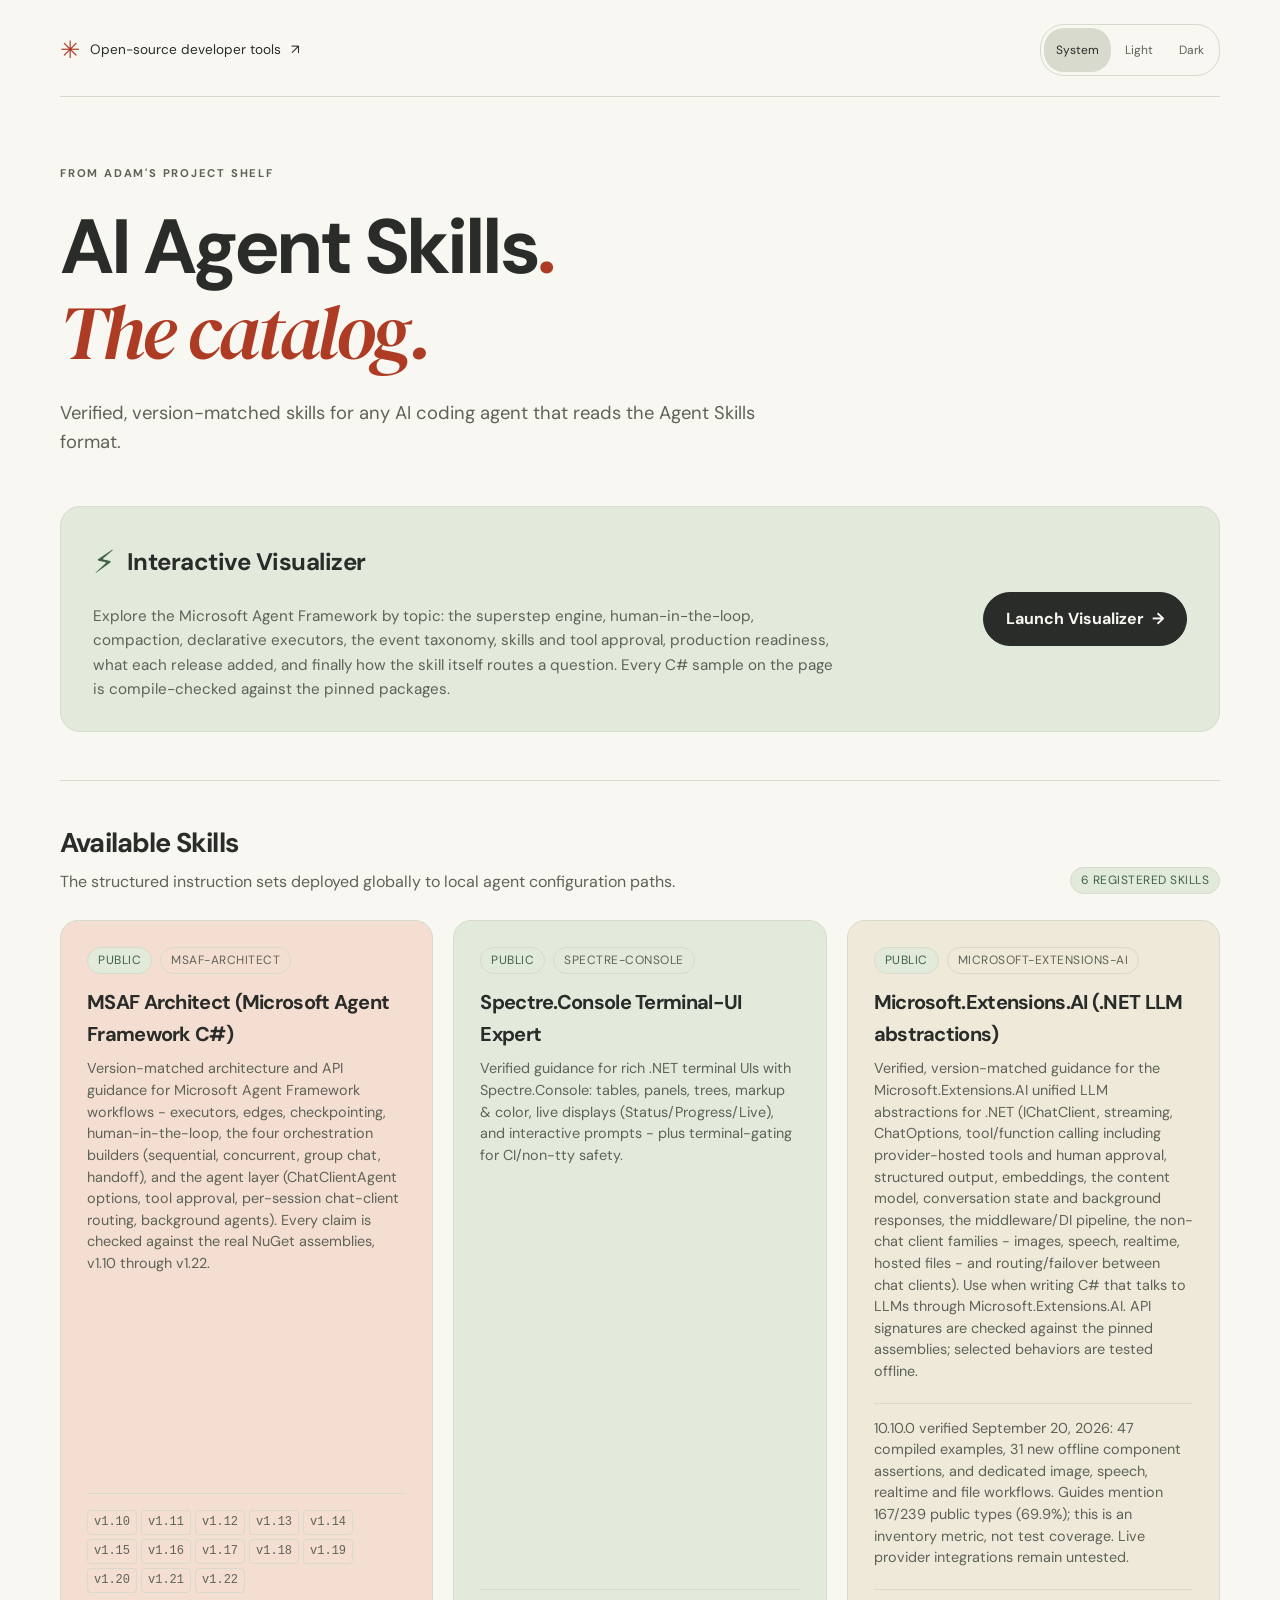
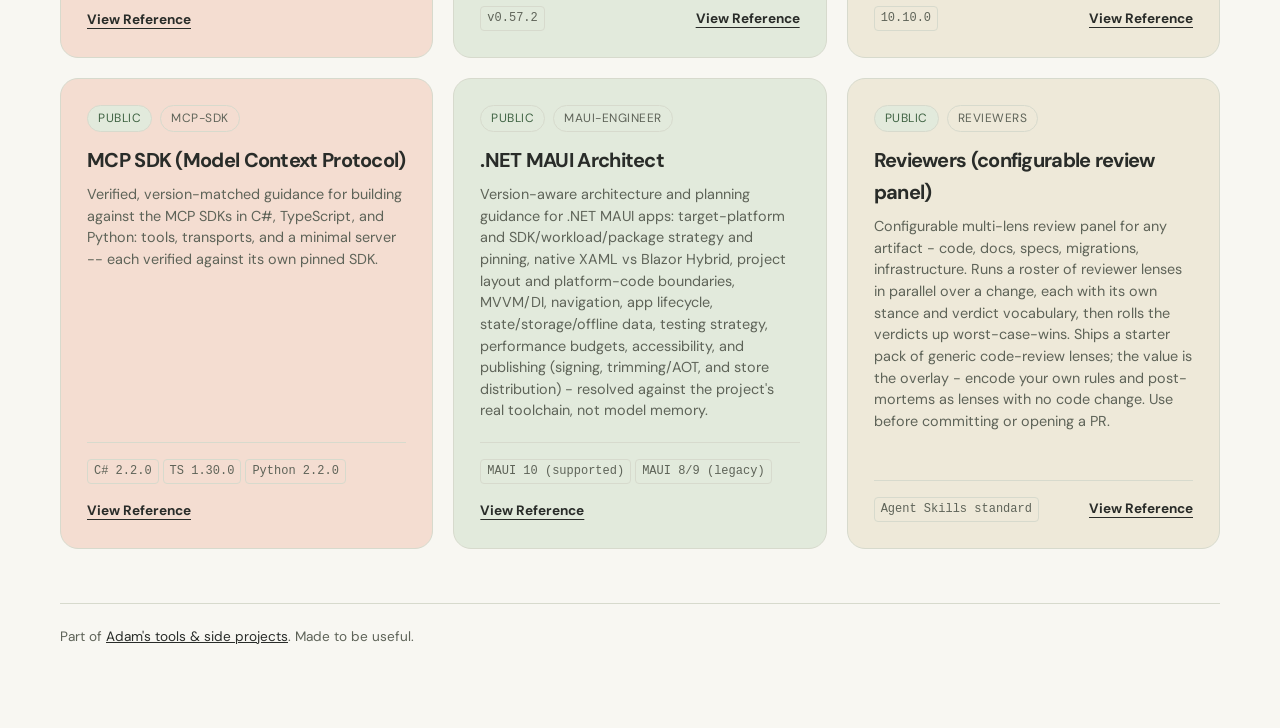
<file: index.html>
<!DOCTYPE html>
<html lang="en">
<head>
    <meta charset="UTF-8">
    <meta name="viewport" content="width=device-width, initial-scale=1.0">
    <link rel="icon" href="[data-uri]" type="image/svg+xml">
    <title>AI Agent Skills Catalog Portal</title>

    <style>
        :root {
            --bg-dark: #07090e;
            --bg-card: #0e131f;
            --bg-card-hover: #151c2e;
            --bg-border: #1e293b;
            --color-primary: #38bdf8; /* Sky */
            --color-primary-glow: rgba(56, 189, 248, 0.15);
            --color-secondary: #3b82f6; /* Blue */
            --color-secondary-glow: rgba(59, 130, 246, 0.15);
            --color-accent: #14b8a6; /* Teal */
            --color-accent-glow: rgba(20, 184, 166, 0.15);
            --text-main: #f8fafc;
            --text-muted: #94a3b8;
            --font-main: 'Outfit', sans-serif;
            --font-code: 'JetBrains Mono', monospace;
        }

        * {
            box-sizing: border-box;
            margin: 0;
            padding: 0;
        }

        body {
            background-color: var(--bg-dark);
            color: var(--text-main);
            font-family: var(--font-main);
            line-height: 1.6;
            overflow-x: hidden;
            padding-bottom: 80px;
        }

        /* Ambient glowing background */
        .bg-glows {
            position: fixed;
            top: 0;
            left: 0;
            width: 100vw;
            height: 100vh;
            z-index: -2;
            background: 
                radial-gradient(circle at 15% 15%, rgba(56, 189, 248, 0.1) 0%, transparent 45%),
                radial-gradient(circle at 85% 85%, rgba(59, 130, 246, 0.1) 0%, transparent 45%),
                radial-gradient(circle at 50% 50%, rgba(20, 184, 166, 0.05) 0%, transparent 50%);
            filter: blur(80px);
        }

        .container {
            max-width: 1400px;
            margin: 0 auto;
            padding: 0 40px;
        }

        header {
            margin-top: 80px;
            margin-bottom: 60px;
            text-align: center;
            position: relative;
        }

        header h1 {
            font-size: 3.5rem;
            font-weight: 800;
            background: linear-gradient(135deg, var(--text-main) 10%, var(--color-primary) 50%, var(--color-secondary) 100%);
            -webkit-background-clip: text;
            -webkit-text-fill-color: transparent;
            letter-spacing: -1px;
            margin-bottom: 16px;
        }

        header p {
            color: var(--text-muted);
            font-size: 1.25rem;
            max-width: 700px;
            margin: 0 auto;
            font-weight: 300;
        }

        /* Portal Grid Section */
        .portal-grid {
            display: grid;
            grid-template-columns: 1fr 1fr;
            gap: 32px;
            margin-bottom: 60px;
        }

        .portal-card {
            background: var(--bg-card);
            border: 1px solid var(--bg-border);
            border-radius: 24px;
            padding: 40px;
            position: relative;
            overflow: hidden;
            transition: all 0.4s cubic-bezier(0.4, 0, 0.2, 1);
            box-shadow: 0 10px 30px rgba(0, 0, 0, 0.3);
            display: flex;
            flex-direction: column;
            justify-content: space-between;
        }

        .portal-card:hover {
            transform: translateY(-6px);
            border-color: rgba(56, 189, 248, 0.4);
            box-shadow: 0 20px 40px rgba(56, 189, 248, 0.1);
            background: var(--bg-card-hover);
        }

        .portal-card.teal:hover {
            border-color: rgba(20, 184, 166, 0.4);
            box-shadow: 0 20px 40px rgba(20, 184, 166, 0.1);
        }

        .portal-card::after {
            content: '';
            position: absolute;
            top: 0;
            right: 0;
            width: 150px;
            height: 150px;
            background: radial-gradient(circle, var(--color-primary-glow) 0%, transparent 70%);
            z-index: 1;
            pointer-events: none;
        }

        .portal-card.teal::after {
            background: radial-gradient(circle, var(--color-accent-glow) 0%, transparent 70%);
        }

        .card-body {
            position: relative;
            z-index: 2;
        }

        .card-icon {
            font-size: 2rem;
            display: inline-flex;
            align-items: center;
        }

        .portal-card h2 {
            font-size: 1.8rem;
            font-weight: 700;
            margin-bottom: 16px;
            letter-spacing: -0.5px;
            display: flex;
            align-items: center;
            gap: 12px;
        }

        .portal-card p {
            color: var(--text-muted);
            font-size: 1.05rem;
            margin-bottom: 24px;
            font-weight: 350;
        }

        .btn-portal {
            background: linear-gradient(135deg, var(--color-primary) 0%, var(--color-secondary) 100%);
            border: none;
            color: white;
            padding: 14px 28px;
            border-radius: 12px;
            font-family: var(--font-main);
            font-weight: 600;
            font-size: 1rem;
            cursor: pointer;
            transition: all 0.3s ease;
            text-decoration: none;
            display: inline-flex;
            align-items: center;
            gap: 8px;
            width: fit-content;
            box-shadow: 0 4px 15px rgba(56, 189, 248, 0.3);
            position: relative;
            z-index: 2;
        }

        .portal-card.teal .btn-portal {
            background: linear-gradient(135deg, var(--color-accent) 0%, var(--color-secondary) 100%);
            box-shadow: 0 4px 15px rgba(20, 184, 166, 0.3);
        }

        .btn-portal:hover {
            transform: translateY(-2px);
            box-shadow: 0 6px 20px rgba(56, 189, 248, 0.4);
        }

        .portal-card.teal .btn-portal:hover {
            box-shadow: 0 6px 20px rgba(20, 184, 166, 0.4);
        }

        /* Catalog Section */
        .catalog-section {
            margin-top: 80px;
            border-top: 1px solid var(--bg-border);
            padding-top: 60px;
        }

        .catalog-header {
            margin-bottom: 40px;
            display: flex;
            justify-content: space-between;
            align-items: flex-end;
        }

        .catalog-header h2 {
            font-size: 2.2rem;
            font-weight: 700;
            letter-spacing: -0.5px;
        }

        .catalog-header p {
            color: var(--text-muted);
            margin-top: 4px;
        }

        .skills-grid {
            display: grid;
            grid-template-columns: repeat(auto-fill, minmax(320px, 1fr));
            gap: 24px;
        }

        .skill-card {
            background: rgba(14, 19, 31, 0.6);
            border: 1px solid var(--bg-border);
            border-radius: 16px;
            padding: 24px;
            transition: all 0.3s ease;
            display: flex;
            flex-direction: column;
            justify-content: space-between;
            backdrop-filter: blur(10px);
        }

        .skill-card:hover {
            border-color: rgba(56, 189, 248, 0.3);
            transform: translateY(-2px);
            background: var(--bg-card-hover);
        }

        .skill-top h3 {
            font-size: 1.25rem;
            font-weight: 600;
            margin-bottom: 8px;
            color: var(--text-main);
        }

        .skill-meta {
            display: flex;
            gap: 8px;
            margin-bottom: 12px;
            flex-wrap: wrap;
        }

        .badge-meta {
            background: rgba(255,255,255,0.05);
            color: var(--text-muted);
            padding: 3px 10px;
            border-radius: 99px;
            font-size: 0.75rem;
            font-weight: 500;
            text-transform: uppercase;
            letter-spacing: 0.5px;
            border: 1px solid rgba(255,255,255,0.05);
        }

        .badge-meta.primary {
            background: rgba(56, 189, 248, 0.1);
            color: #7dd3fc;
            border-color: rgba(56, 189, 248, 0.2);
        }

        .skill-top p {
            color: var(--text-muted);
            font-size: 0.9rem;
            margin-bottom: 20px;
            line-height: 1.5;
        }

        .skill-bottom {
            display: flex;
            justify-content: space-between;
            align-items: center;
            gap: 12px;
            flex-wrap: wrap;
            border-top: 1px solid rgba(255, 255, 255, 0.05);
            padding-top: 16px;
            margin-top: auto;
        }

        .ver-list {
            font-family: var(--font-code);
            font-size: 0.75rem;
            color: var(--text-muted);
            display: flex;
            flex-wrap: wrap;
            gap: 4px;
            min-width: 0;        /* allow shrinking below content width */
            flex: 1 1 auto;
        }

        .ver-tag {
            background: rgba(255,255,255,0.03);
            padding: 2px 6px;
            border-radius: 4px;
            white-space: nowrap;
            border: 1px solid rgba(255,255,255,0.03);
        }

        .btn-skill-read {
            font-size: 0.85rem;
            color: var(--color-primary);
            text-decoration: none;
            font-weight: 600;
            transition: all 0.3s ease;
        }

        .btn-skill-read:hover {
            color: var(--text-main);
            text-decoration: underline;
        }
    </style>
    <link rel="stylesheet" href="./site-theme.css">
    <script src="./site-theme.js"></script>
</head>
<body class="catalog-page">
    <a class="skip-link" href="#main-content">Skip to content</a>
    <nav class="site-nav" aria-label="Site navigation">
        <div class="site-links"><a class="portfolio-link" href="https://hiadamhere.github.io/"><span class="portfolio-mark" aria-hidden="true">✳</span>Open-source developer tools <span aria-hidden="true">↗</span></a></div>
        <div class="theme-picker" role="group" aria-label="Color theme" hidden>
            <button type="button" data-theme-choice="system" aria-pressed="true">System</button>
            <button type="button" data-theme-choice="light" aria-pressed="false">Light</button>
            <button type="button" data-theme-choice="dark" aria-pressed="false">Dark</button>
        </div>
    </nav>

    <div class="bg-glows"></div>

    <main class="container" id="main-content">
        <header>
            <p class="eyebrow">From Adam's project shelf</p>
            <h1>AI Agent Skills<span style="color:var(--coral)">.</span><br><em>The catalog.</em></h1>
            <p>Verified, version-matched skills for any AI coding agent that reads the Agent Skills format.</p>
        </header>

        <!-- Portal Navigation Pathways -->
        <section class="portal-grid">
            <!-- Pathway 1: Interactive Visualizer -->
            <div class="portal-card" id="card-visualizer">
                <div class="card-body">
                    <h2><span class="card-icon">⚡</span>Interactive Visualizer</h2>
                    <p>Explore the Microsoft Agent Framework by topic: the superstep engine, human-in-the-loop, compaction, declarative executors, the event taxonomy, skills and tool approval, production readiness, what each release added, and finally how the skill itself routes a question. Every C# sample on the page is compile-checked against the pinned packages.</p>
                </div>
                <a href="./msaf-visualizer.html" class="btn-portal">
                    Launch Visualizer <span>→</span>
                </a>
            </div>

        </section>

        <!-- Dynamic Skills Catalog List -->
        <section class="catalog-section" id="catalog">
            <div class="catalog-header">
                <div>
                    <h2>Available Skills</h2>
                    <p>The structured instruction sets deployed globally to local agent configuration paths.</p>
                </div>
                <span class="badge-meta primary" id="skill-count">Loading catalog...</span>
            </div>

            <div class="skills-grid" id="skills-container">
                <!-- Fallback content in case fetch fails or is slow -->
                <div class="skill-card">
                    <div class="skill-top">
                        <div class="skill-meta">
                            <span class="badge-meta primary">Core</span>
                        </div>
                        <h3>msaf-architect</h3>
                        <p>Version-matched Microsoft Agent Framework architecture, verified through v1.22 - session-persisted chat-client routing, hosted-workflow checkpoint controls, background agents and their wait-tool timeout, the four orchestration builders, Magentic prompt overrides, and the v1.14 async-migration map.</p>
                    </div>
                    <div class="skill-bottom">
                        <div class="ver-list">
                            <span class="ver-tag">v1.22.0</span>
                            <span class="ver-tag">v1.21.0</span>
                            <span class="ver-tag">v1.20.0</span>
                            <span class="ver-tag">v1.19.0</span>
                            <span class="ver-tag">v1.18.0</span>
                            <span class="ver-tag">v1.17.0</span>
                            <span class="ver-tag">v1.16.0</span>
                            <span class="ver-tag">v1.15.0</span>
                            <span class="ver-tag">v1.14.0</span>
                            <span class="ver-tag">v1.13.0</span>
                            <span class="ver-tag">v1.12.0</span>
                            <span class="ver-tag">v1.11.0</span>
                            <span class="ver-tag">v1.10.0</span>
                        </div>
                        <a href="./msaf-visualizer.html" class="btn-skill-read">View Reference</a>
                    </div>
                </div>
            </div>
        </section>
    </main>
    <footer class="site-footer">Part of <a href="https://hiadamhere.github.io/">Adam's tools &amp; side projects</a>. Made to be useful.</footer>

    <script>
        // Fetch and dynamically render skills from skills.json
        async function loadSkillsCatalog() {
            try {
                const response = await fetch('./skills.json');
                if (!response.ok) throw new Error('Failed to fetch skills.json');
                const catalog = await response.json();
                
                const countBadge = document.getElementById('skill-count');
                const skillsContainer = document.getElementById('skills-container');
                
                const skills = catalog.skills || [];
                countBadge.textContent = `${skills.length} Registered Skills`;
                
                if (skills.length > 0) {
                    skillsContainer.innerHTML = skills.map(skill => {
                        const isPrivate = skill.private === true;
                        const categoryBadge = `<span class="badge-meta ${isPrivate ? '' : 'primary'}">${isPrivate ? 'Private' : 'Public'}</span>`;
                        const versionsHtml = (skill.versions || []).map(v => `<span class="ver-tag">${v}</span>`).join('');
                        const skillPages = { 'msaf-architect': './msaf-visualizer.html', 'spectre-console': './spectre-console.html' };
                        const readUrl = skillPages[skill.name] || `./skill.html?name=${encodeURIComponent(skill.name)}`;
                        
                        return `
                            <div class="skill-card" id="skill-${skill.name}">
                                <div class="skill-top">
                                    <div class="skill-meta">
                                        ${categoryBadge}
                                        <span class="badge-meta">${skill.name}</span>
                                    </div>
                                    <h3>${skill.displayName || skill.name}</h3>
                                    <p>${skill.description || ''}</p>
                                    ${skill.releaseNote ? `<p class="release-note" aria-label="Verification scope">${skill.releaseNote}</p>` : ''}
                                </div>
                                <div class="skill-bottom">
                                    <div class="ver-list">
                                        ${versionsHtml}
                                    </div>
                                    <a href="${readUrl}" class="btn-skill-read">View Reference</a>
                                </div>
                            </div>
                        `;
                    }).join('');
                }
            } catch (error) {
                console.error('Error loading skills catalog:', error);
                const countBadge = document.getElementById('skill-count');
                countBadge.textContent = 'Catalog Error';
            }
        }

        // Initialize on load
        window.addEventListener('DOMContentLoaded', loadSkillsCatalog);
    </script>
</body>
</html>
</file>
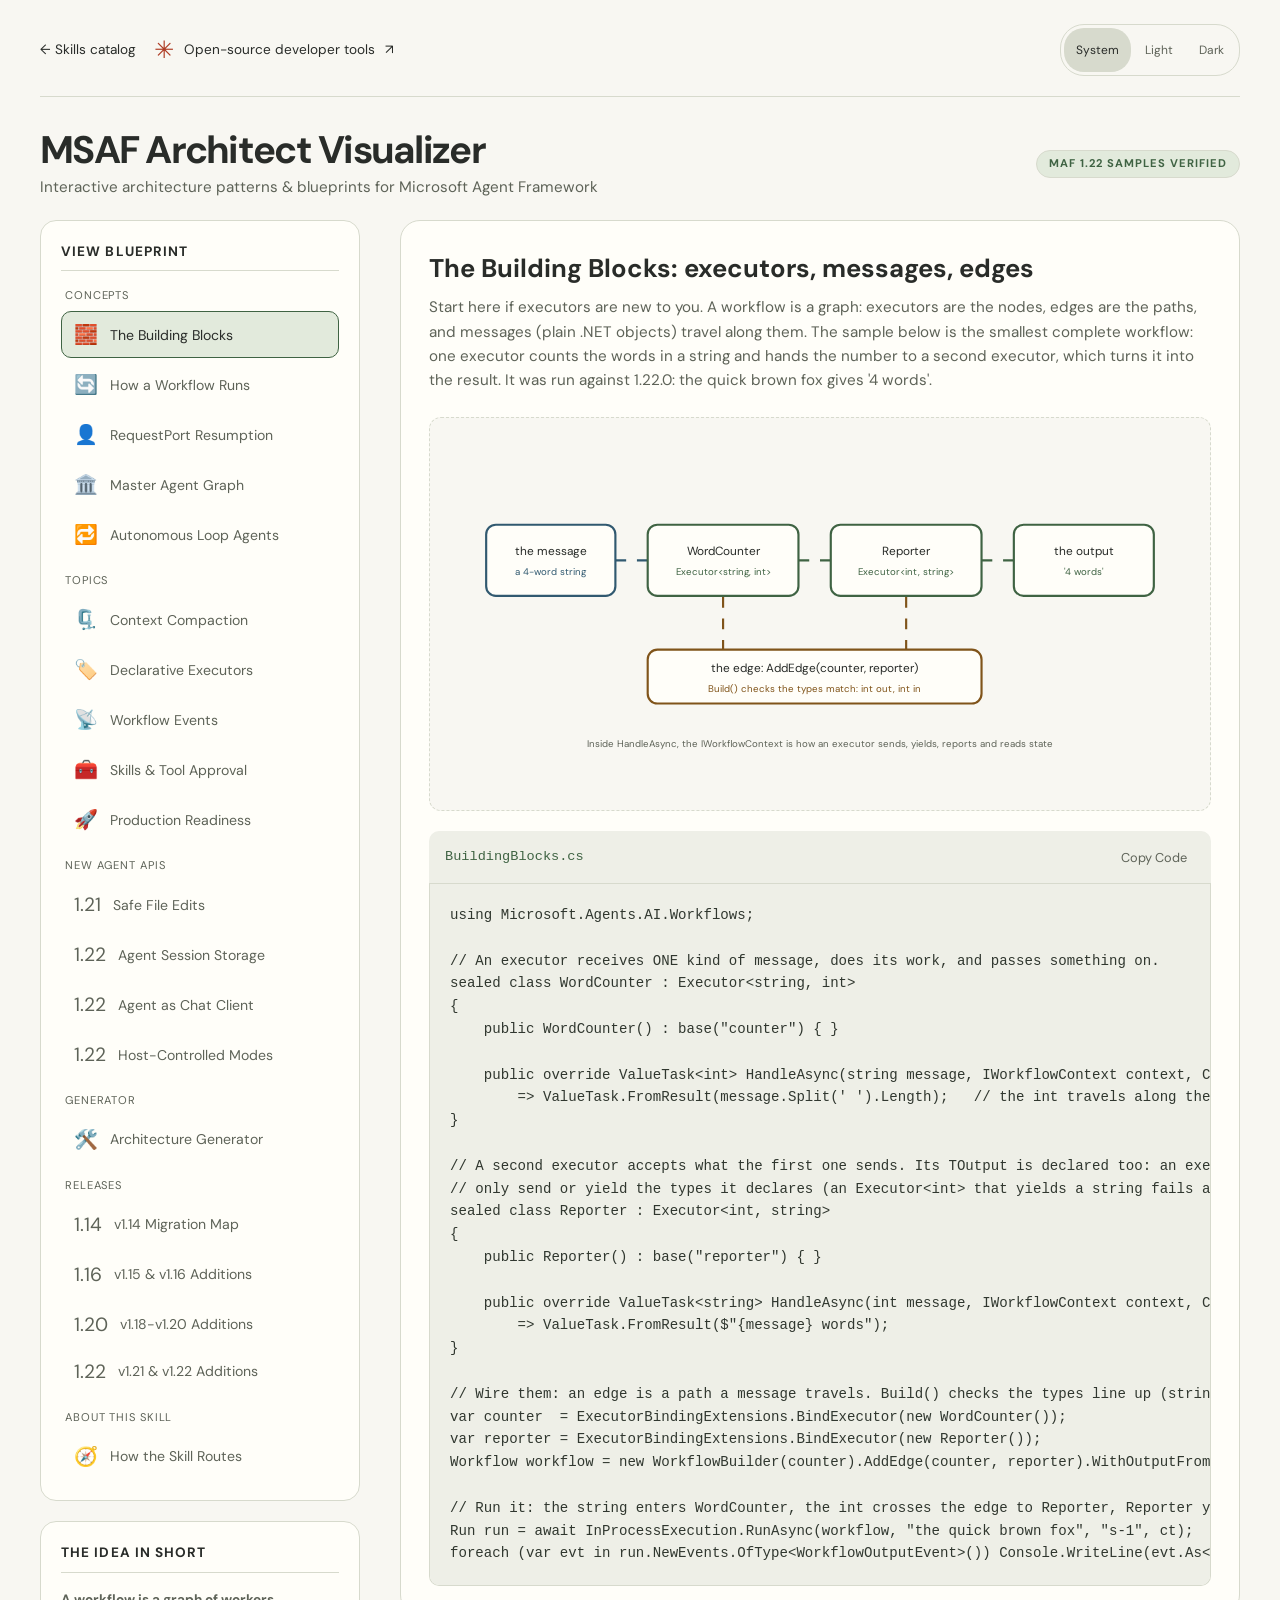
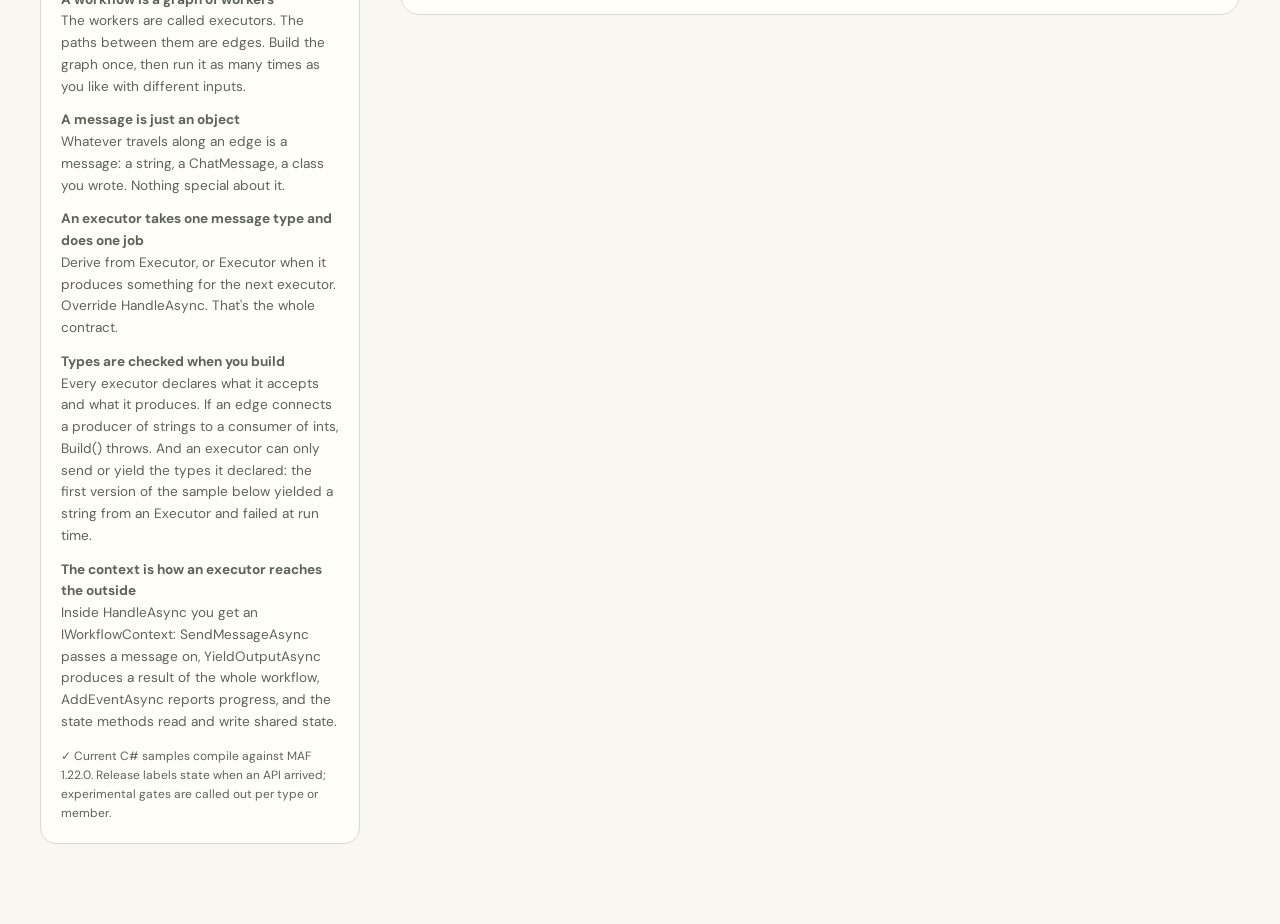
<file: msaf-visualizer.html>
<!DOCTYPE html>
<html lang="en">
<head>
    <meta charset="UTF-8">
    <meta name="viewport" content="width=device-width, initial-scale=1.0">
    <link rel="icon" href="[data-uri]" type="image/svg+xml">
    <title>MSAF Architect Visualizer (v1.22.0)</title>

    <style>
        :root {
            --bg-dark: #090b0e;
            --bg-card: #11141a;
            --bg-border: #1d232c;
            --color-primary: #38bdf8;
            --color-primary-glow: rgba(56, 189, 248, 0.15);
            --color-secondary: #2dd4bf;
            --color-secondary-glow: rgba(45, 212, 191, 0.15);
            --color-accent: #fb923c;
            --color-accent-glow: rgba(251, 146, 60, 0.15);
            --color-success: #10b981;
            --color-warning: #f59e0b;
            --text-main: #f3f4f6;
            --text-muted: #9ca3af;
            --font-main: 'Outfit', sans-serif;
            --font-code: 'JetBrains Mono', monospace;
        }

        * {
            box-sizing: border-box;
            margin: 0;
            padding: 0;
        }

        body {
            background-color: var(--bg-dark);
            color: var(--text-main);
            font-family: var(--font-main);
            line-height: 1.6;
            overflow-x: hidden;
            padding-bottom: 80px;
        }

        /* Ambient Glow Backgrounds */
        .ambient-glow-1 {
            position: absolute;
            top: -100px;
            left: -100px;
            width: 400px;
            height: 400px;
            background: radial-gradient(circle, var(--color-primary-glow) 0%, transparent 70%);
            z-index: -1;
            filter: blur(50px);
        }

        .ambient-glow-2 {
            position: absolute;
            top: 300px;
            right: -100px;
            width: 500px;
            height: 500px;
            background: radial-gradient(circle, var(--color-secondary-glow) 0%, transparent 70%);
            z-index: -1;
            filter: blur(60px);
        }

        .back-link {
            display: block;
            max-width: 1400px;
            margin: 28px auto 0 auto;
            padding: 0 40px;
            color: var(--text-muted);
            text-decoration: none;
            font-size: 0.9rem;
            transition: color 0.2s ease;
        }
        .back-link:hover { color: var(--color-primary); }

        header {
            max-width: 1400px;
            margin: 20px auto 20px auto;
            padding: 0 40px;
            display: flex;
            justify-content: space-between;
            align-items: center;
        }

        .logo-group h1 {
            font-size: 2.2rem;
            font-weight: 700;
            background: linear-gradient(135deg, var(--text-main) 30%, var(--color-primary) 70%, var(--color-secondary) 100%);
            -webkit-background-clip: text;
            -webkit-text-fill-color: transparent;
            display: flex;
            align-items: center;
            gap: 12px;
        }

        .logo-group p {
            color: var(--text-muted);
            margin-top: 4px;
            font-size: 0.95rem;
        }

        .version-badge {
            background: rgba(56, 189, 248, 0.1);
            border: 1px solid var(--color-primary);
            color: var(--color-primary);
            padding: 4px 12px;
            border-radius: 99px;
            font-size: 0.85rem;
            font-weight: 600;
            text-transform: uppercase;
            letter-spacing: 1px;
            box-shadow: 0 0 15px var(--color-primary-glow);
        }

        main {
            max-width: 1400px;
            margin: 0 auto;
            padding: 0 40px;
            display: grid;
            /* minmax(0, 1fr), not 1fr: a grid track's implicit minimum is min-content, so one long
               unwrapped code line would widen the column past the centred container and body's
               overflow-x: hidden would clip the right edge (empty space left, missing content right). */
            grid-template-columns: 320px minmax(0, 1fr);
            gap: 40px;
        }
        @media (max-width: 960px) {
            main { grid-template-columns: minmax(0, 1fr); padding: 0 20px; }
            header { padding: 0 20px; flex-wrap: wrap; gap: 12px; }
        }

        /* Left Navigation Bar */
        .sidebar {
            display: flex;
            flex-direction: column;
            gap: 20px;
        }

        .nav-card {
            background: var(--bg-card);
            border: 1px solid var(--bg-border);
            border-radius: 16px;
            padding: 24px;
            box-shadow: 0 10px 30px rgba(0, 0, 0, 0.2);
            backdrop-filter: blur(12px);
        }

        .nav-card h3 {
            font-size: 1.1rem;
            font-weight: 600;
            margin-bottom: 16px;
            color: var(--text-main);
            text-transform: uppercase;
            letter-spacing: 1px;
            border-bottom: 1px solid var(--bg-border);
            padding-bottom: 8px;
        }
        .nav-group { font-size: 0.7rem; letter-spacing: 0.08em; text-transform: uppercase; color: var(--text-muted); margin: 14px 0 6px 4px; }

        .nav-list {
            list-style: none;
            display: flex;
            flex-direction: column;
            gap: 8px;
        }

        .nav-btn {
            width: 100%;
            background: transparent;
            border: 1px solid transparent;
            color: var(--text-muted);
            padding: 12px 16px;
            text-align: left;
            font-family: var(--font-main);
            font-size: 0.95rem;
            font-weight: 500;
            border-radius: 10px;
            cursor: pointer;
            transition: all 0.3s cubic-bezier(0.4, 0, 0.2, 1);
            display: flex;
            align-items: center;
            gap: 12px;
        }

        .nav-btn:hover {
            color: var(--text-main);
            background: rgba(255, 255, 255, 0.03);
            border-color: rgba(255, 255, 255, 0.05);
        }

        .nav-btn.active {
            color: var(--text-main);
            background: linear-gradient(135deg, var(--color-primary-glow) 0%, rgba(45, 212, 191, 0.05) 100%);
            border-color: var(--color-primary);
            box-shadow: 0 0 20px rgba(56, 189, 248, 0.1);
        }

        .nav-btn-icon {
            font-size: 1.2rem;
        }

        /* Right Content Area */
        .content-area {
            display: flex;
            flex-direction: column;
            gap: 30px;
            min-width: 0;   /* let the code panels shrink instead of widening the column */
        }

        .viewport-card {
            background: var(--bg-card);
            border: 1px solid var(--bg-border);
            border-radius: 20px;
            padding: 30px;
            box-shadow: 0 15px 40px rgba(0, 0, 0, 0.3);
            position: relative;
            min-height: 500px;
            display: flex;
            flex-direction: column;
            justify-content: space-between;
        }

        .viewport-header {
            margin-bottom: 24px;
        }

        .viewport-header h2 {
            font-size: 1.6rem;
            font-weight: 600;
            color: var(--text-main);
            margin-bottom: 6px;
        }

        .viewport-header p {
            color: var(--text-muted);
            font-size: 0.95rem;
        }

        /* Interactive Canvas */
        .diagram-container svg { width: 100%; max-width: 920px; height: auto; }   /* the SVGs are drawn at 650px; let them scale up */
        .diagram-container {
            background: rgba(0, 0, 0, 0.2);
            border: 1px dashed var(--bg-border);
            border-radius: 12px;
            padding: 40px;
            display: flex;
            flex-direction: column;
            justify-content: center;
            align-items: center;
            min-height: 380px;
            position: relative;
            overflow-x: auto;
        }

        /* SVG Architecture Styling */
        svg {
            max-width: 100%;
            height: auto;
        }

        /* Micro-Animations & Glows */
        .node {
            cursor: pointer;
            transition: all 0.3s ease;
        }

        .node:hover {
            filter: drop-shadow(0px 0px 8px var(--glow-color));
            transform: scale(1.02);
        }

        .animated-line {
            stroke-dasharray: 10;
            animation: dash 30s linear infinite;
        }

        @keyframes dash {
            to {
                stroke-dashoffset: -1000;
            }
        }

        /* Split Code Panel */
        .code-split {
            display: grid;
            grid-template-columns: minmax(0, 1fr);
            gap: 20px;
            margin-top: 20px;
        }
        .code-split > div { min-width: 0; }

        .code-header {
            display: flex;
            justify-content: space-between;
            align-items: center;
            background: #0b0d11;
            padding: 10px 16px;
            border-top-left-radius: 10px;
            border-top-right-radius: 10px;
            border-bottom: 1px solid var(--bg-border);
        }

        .code-title {
            font-family: var(--font-code);
            font-size: 0.85rem;
            color: var(--color-primary);
        }

        .copy-btn {
            background: transparent;
            border: none;
            color: var(--text-muted);
            font-size: 0.8rem;
            cursor: pointer;
            padding: 4px 8px;
            border-radius: 4px;
            transition: background 0.2s;
        }

        .copy-btn:hover {
            background: rgba(255,255,255,0.05);
            color: var(--text-main);
        }

        pre {
            background: #0b0d11;
            padding: 20px;
            border-bottom-left-radius: 10px;
            border-bottom-right-radius: 10px;
            overflow-x: auto;
            border: 1px solid var(--bg-border);
            border-top: none;
        }

        code {
            font-family: var(--font-code);
            font-size: 0.88rem;
            color: #d1d5db;
        }

        /* Interactive Blueprint Form */
        .blueprint-form {
            display: grid;
            grid-template-columns: repeat(auto-fit, minmax(220px, 1fr));
            gap: 20px;
            background: rgba(255, 255, 255, 0.01);
            border: 1px solid var(--bg-border);
            padding: 24px;
            border-radius: 14px;
            margin-bottom: 20px;
        }

        .form-group {
            display: flex;
            flex-direction: column;
            gap: 8px;
        }

        .form-group label {
            font-size: 0.85rem;
            font-weight: 600;
            color: var(--text-muted);
            text-transform: uppercase;
            letter-spacing: 0.5px;
        }

        .form-group select {
            background: var(--bg-dark);
            border: 1px solid var(--bg-border);
            color: var(--text-main);
            padding: 10px 14px;
            border-radius: 8px;
            font-family: var(--font-main);
            font-size: 0.95rem;
            cursor: pointer;
            outline: none;
            transition: border-color 0.2s;
        }

        .form-group select:focus {
            border-color: var(--color-primary);
        }

        .blueprint-output {
            background: #0b0d11;
            border: 1px solid var(--bg-border);
            border-radius: 12px;
            padding: 24px;
            margin-top: 20px;
        }

        .blueprint-output-header {
            display: flex;
            justify-content: space-between;
            align-items: center;
            border-bottom: 1px solid var(--bg-border);
            padding-bottom: 12px;
            margin-bottom: 16px;
        }

        .blueprint-output-header h4 {
            color: var(--color-accent);
            font-weight: 600;
        }

        .blueprint-bullets {
            list-style: none;
            display: flex;
            flex-direction: column;
            gap: 12px;
        }

        .blueprint-bullets li {
            position: relative;
            padding-left: 24px;
            color: var(--text-main);
            font-size: 0.95rem;
        }

        .blueprint-bullets li::before {
            content: "⚡";
            position: absolute;
            left: 0;
            color: var(--color-primary);
        }

        /* Node Description Modal Overlay */
        .node-overlay {
            position: absolute;
            bottom: 20px;
            left: 20px;
            right: 20px;
            background: rgba(17, 20, 26, 0.9);
            border: 1px solid var(--bg-border);
            border-radius: 10px;
            padding: 16px;
            backdrop-filter: blur(8px);
            opacity: 0;
            transform: translateY(10px);
            transition: all 0.3s cubic-bezier(0.4, 0, 0.2, 1);
            pointer-events: none;
        }

        .node-overlay.visible {
            opacity: 1;
            transform: translateY(0);
            pointer-events: all;
        }
        .view-notes { width: 100%; margin-top: 18px; font-size: 0.85rem; color: var(--text-muted); }
        .view-notes table { width: 100%; border-collapse: collapse; }
        .view-notes th, .view-notes td { text-align: left; padding: 6px 10px; border-bottom: 1px solid var(--bg-border); vertical-align: top; }
        .view-notes th { color: var(--text-main); font-weight: 600; }
        .view-notes td:first-child { color: var(--text-main); font-family: var(--font-code); font-size: 0.8rem; white-space: nowrap; }
        .view-notes .group td { color: var(--color-primary); font-weight: 600; padding-top: 12px; font-family: var(--font-main); }
        .node-overlay-hint { margin-top: 10px; font-size: 0.7rem; color: var(--text-muted); }

        .node-overlay h4 {
            font-size: 0.95rem;
            color: var(--color-primary);
            margin-bottom: 4px;
            font-weight: 600;
        }

        .node-overlay p {
            font-size: 0.85rem;
            color: var(--text-muted);
        }
    </style>
    <link rel="stylesheet" href="./site-theme.css">
    <script src="./site-theme.js"></script>
</head>
<body class="visualizer-page">
    <a class="skip-link" href="#main-content">Skip to content</a>
    <nav class="site-nav" aria-label="Site navigation">
        <div class="site-links"><a href="./index.html">&larr; Skills catalog</a><a class="portfolio-link" href="https://hiadamhere.github.io/"><span class="portfolio-mark" aria-hidden="true">✳</span>Open-source developer tools <span aria-hidden="true">↗</span></a></div>
        <div class="theme-picker" role="group" aria-label="Color theme" hidden>
            <button type="button" data-theme-choice="system" aria-pressed="true">System</button>
            <button type="button" data-theme-choice="light" aria-pressed="false">Light</button>
            <button type="button" data-theme-choice="dark" aria-pressed="false">Dark</button>
        </div>
    </nav>
    <div class="ambient-glow-1"></div>
    <div class="ambient-glow-2"></div>

    <header>
        <div class="logo-group">
            <h1>MSAF Architect Visualizer</h1>
            <p>Interactive architecture patterns & blueprints for Microsoft Agent Framework</p>
        </div>
        <div class="version-badge">MAF 1.22 SAMPLES VERIFIED</div>
    </header>

    <main id="main-content">
        <!-- Sidebar Navigation -->
        <div class="sidebar">
            <div class="nav-card">
                <h3>View Blueprint</h3>
                <p class="nav-group">Concepts</p>
                <ul class="nav-list">
                    <li>
                        <button class="nav-btn active" onclick="switchView('basics', this)">
                            <span class="nav-btn-icon">🧱</span>
                            The Building Blocks
                        </button>
                    </li>
                    <li>
                        <button class="nav-btn" onclick="switchView('bsp', this)">
                            <span class="nav-btn-icon">🔄</span>
                            How a Workflow Runs
                        </button>
                    </li>
                    <li>
                        <button class="nav-btn" onclick="switchView('hitl', this)">
                            <span class="nav-btn-icon">👤</span>
                            RequestPort Resumption
                        </button>
                    </li>
                    <li>
                        <button class="nav-btn" onclick="switchView('multiagent', this)">
                            <span class="nav-btn-icon">🏛️</span>
                            Master Agent Graph
                        </button>
                    </li>
                    <li>
                        <button class="nav-btn" onclick="switchView('loops', this)">
                            <span class="nav-btn-icon">🔁</span>
                            Autonomous Loop Agents
                        </button>
                    </li>
                </ul>
                <p class="nav-group">Topics</p>
                <ul class="nav-list">
                    <li>
                        <button class="nav-btn" onclick="switchView('compaction', this)">
                            <span class="nav-btn-icon">🗜️</span>
                            Context Compaction
                        </button>
                    </li>
                    <li>
                        <button class="nav-btn" onclick="switchView('declarative', this)">
                            <span class="nav-btn-icon">🏷️</span>
                            Declarative Executors
                        </button>
                    </li>
                    <li>
                        <button class="nav-btn" onclick="switchView('events', this)">
                            <span class="nav-btn-icon">📡</span>
                            Workflow Events
                        </button>
                    </li>
                    <li>
                        <button class="nav-btn" onclick="switchView('skills', this)">
                            <span class="nav-btn-icon">🧰</span>
                            Skills &amp; Tool Approval
                        </button>
                    </li>
                    <li>
                        <button class="nav-btn" onclick="switchView('production', this)">
                            <span class="nav-btn-icon">🚀</span>
                            Production Readiness
                        </button>
                    </li>
                </ul>
                <p class="nav-group">New agent APIs</p>
                <ul class="nav-list">
                    <li><button class="nav-btn" onclick="switchView('fileedits', this)"><span class="nav-btn-icon">1.21</span>Safe File Edits</button></li>
                    <li><button class="nav-btn" onclick="switchView('sessionstores', this)"><span class="nav-btn-icon">1.22</span>Agent Session Storage</button></li>
                    <li><button class="nav-btn" onclick="switchView('chatadapter', this)"><span class="nav-btn-icon">1.22</span>Agent as Chat Client</button></li>
                    <li><button class="nav-btn" onclick="switchView('agentmodes', this)"><span class="nav-btn-icon">1.22</span>Host-Controlled Modes</button></li>
                </ul>
                <p class="nav-group">Generator</p>
                <ul class="nav-list">
                    <li>
                        <button class="nav-btn" onclick="switchView('generator', this)">
                            <span class="nav-btn-icon">🛠️</span>
                            Architecture Generator
                        </button>
                    </li>
                </ul>
                <p class="nav-group">Releases</p>
                <ul class="nav-list">
                    <li>
                        <button class="nav-btn" onclick="switchView('v114', this)">
                            <span class="nav-btn-icon">1.14</span>
                            v1.14 Migration Map
                        </button>
                    </li>
                    <li>
                        <button class="nav-btn" onclick="switchView('v116', this)">
                            <span class="nav-btn-icon">1.16</span>
                            v1.15 &amp; v1.16 Additions
                        </button>
                    </li>
                    <li>
                        <button class="nav-btn" onclick="switchView('v119', this)">
                            <span class="nav-btn-icon">1.20</span>
                            v1.18-v1.20 Additions
                        </button>
                    </li>
                </ul>
                <ul class="nav-list"><li><button class="nav-btn" onclick="switchView('v122', this)"><span class="nav-btn-icon">1.22</span>v1.21 &amp; v1.22 Additions</button></li></ul>
                <p class="nav-group">About this skill</p>
                <ul class="nav-list">
                    <li>
                        <button class="nav-btn" onclick="switchView('routing', this)">
                            <span class="nav-btn-icon">🧭</span>
                            How the Skill Routes
                        </button>
                    </li>
                </ul>
            </div>

            <div class="nav-card">
                <h3 id="principles-title">Good to Know</h3>
                <div id="principles-target" style="font-size: 0.85rem; color: var(--text-muted); display: flex; flex-direction: column; gap: 12px;">
                    <p><strong>Everything moves in rounds</strong><br>All active nodes run together, then wait for each other before the next round starts. That barrier is the heartbeat of the engine.</p>
                    <p><strong>The slowest branch sets the pace</strong><br>Parallel paths re-sync every round - a long chain next to a short one makes the short one wait. Keep sequential work consolidated.</p>
                    <p><strong>State lands between rounds</strong><br>Updates queue up during a round and commit at the barrier, so concurrent nodes never race each other.</p>
                </div>
                <p style="font-size: 0.75rem; color: var(--text-muted); margin-top: 14px;">✓ Current C# samples compile against MAF 1.22.0. Release labels state when an API arrived; experimental gates are called out per type or member.</p>
            </div>
        </div>

        <!-- Main Content Viewport -->
        <div class="content-area">
            
            <!-- Dynamic Architecture View -->
            <div class="viewport-card">
                <!-- Section Header -->
                <div class="viewport-header">
                    <h2 id="view-title">The Building Blocks: executors, messages, edges</h2>
                    <p id="view-desc">Executors are the nodes, edges are the paths, and messages travel along them.</p>
                </div>

                <!-- Interactive SVG Canvas -->
                <div class="diagram-container" tabindex="0" aria-label="Workflow diagram and notes">
                    <div id="diagram-target" style="width: 100%; display: flex; justify-content: center;">
                        <!-- SVG content will be injected dynamically -->
                    </div>

                    <!-- Optional notes a view renders under its diagram (a table, a list) -->
                    <div id="view-notes" class="view-notes" hidden></div>

                    <!-- Overlay description panel for clicked nodes -->
                    <div id="node-info-overlay" class="node-overlay">
                        <h4 id="node-overlay-title">Node Title</h4>
                        <p id="node-overlay-desc">Select an architecture node in the diagram to inspect its execution properties, state rules, and API interfaces.</p>
                        <p class="node-overlay-hint">Click anywhere, or press Esc, to close.</p>
                    </div>
                </div>

                <!-- Split Code Section -->
                <div class="code-split">
                    <div>
                        <div class="code-header">
                            <div class="code-title" id="code-panel-title">InProcessExecution.cs</div>
                            <button class="copy-btn" onclick="copyCode()">Copy Code</button>
                        </div>
                        <pre tabindex="0" aria-label="Code sample"><code id="code-content">Loading...</code></pre>
                    </div>
                </div>
            </div>

        </div>
    </main>

    <script>
        // Database of views
        const views = {
            basics: {
                file: "BuildingBlocks.cs",
                title: "The Building Blocks: executors, messages, edges",
                principlesTitle: "The Idea in Short",
                principles: [
                    ["A workflow is a graph of workers", "The workers are called executors. The paths between them are edges. Build the graph once, then run it as many times as you like with different inputs."],
                    ["A message is just an object", "Whatever travels along an edge is a message: a string, a ChatMessage, a class you wrote. Nothing special about it."],
                    ["An executor takes one message type and does one job", "Derive from Executor<TInput>, or Executor<TInput, TOutput> when it produces something for the next executor. Override HandleAsync. That's the whole contract."],
                    ["Types are checked when you build", "Every executor declares what it accepts and what it produces. If an edge connects a producer of strings to a consumer of ints, Build() throws. And an executor can only send or yield the types it declared: the first version of the sample below yielded a string from an Executor<int> and failed at run time."],
                    ["The context is how an executor reaches the outside", "Inside HandleAsync you get an IWorkflowContext: SendMessageAsync passes a message on, YieldOutputAsync produces a result of the whole workflow, AddEventAsync reports progress, and the state methods read and write shared state."]
                ],
                desc: "Start here if executors are new to you. A workflow is a graph: executors are the nodes, edges are the paths, and messages (plain .NET objects) travel along them. The sample below is the smallest complete workflow: one executor counts the words in a string and hands the number to a second executor, which turns it into the result. It was run against 1.22.0: the quick brown fox gives '4 words'.",
                code: `using Microsoft.Agents.AI.Workflows;

// An executor receives ONE kind of message, does its work, and passes something on.
sealed class WordCounter : Executor<string, int>
{
    public WordCounter() : base("counter") { }

    public override ValueTask<int> HandleAsync(string message, IWorkflowContext context, CancellationToken cancellationToken = default)
        => ValueTask.FromResult(message.Split(' ').Length);   // the int travels along the outgoing edges
}

// A second executor accepts what the first one sends. Its TOutput is declared too: an executor may
// only send or yield the types it declares (an Executor<int> that yields a string fails at run time).
sealed class Reporter : Executor<int, string>
{
    public Reporter() : base("reporter") { }

    public override ValueTask<string> HandleAsync(int message, IWorkflowContext context, CancellationToken cancellationToken = default)
        => ValueTask.FromResult($"{message} words");
}

// Wire them: an edge is a path a message travels. Build() checks the types line up (string -> int -> output).
var counter  = ExecutorBindingExtensions.BindExecutor(new WordCounter());
var reporter = ExecutorBindingExtensions.BindExecutor(new Reporter());
Workflow workflow = new WorkflowBuilder(counter).AddEdge(counter, reporter).WithOutputFrom(reporter).Build();

// Run it: the string enters WordCounter, the int crosses the edge to Reporter, Reporter yields the output.
Run run = await InProcessExecution.RunAsync(workflow, "the quick brown fox", "s-1", ct);
foreach (var evt in run.NewEvents.OfType<WorkflowOutputEvent>()) Console.WriteLine(evt.As<string>());   // 4 words`,
                svg: `<svg width="650" height="290" viewBox="0 0 650 290" fill="none" xmlns="http://www.w3.org/2000/svg">
    <path class="animated-line" d="M 135 95 H 165" stroke="#38bdf8" stroke-width="2"/>
    <path class="animated-line" d="M 305 95 H 335" stroke="#2dd4bf" stroke-width="2"/>
    <path class="animated-line" d="M 475 95 H 505" stroke="#34d399" stroke-width="2"/>
    <path class="animated-line" d="M 235 129 V 178" stroke="#f59e0b" stroke-width="2" stroke-dasharray="5 5"/>
    <path class="animated-line" d="M 405 129 V 178" stroke="#f59e0b" stroke-width="2" stroke-dasharray="5 5"/>

    <g class="node" style="--glow-color: #38bdf8;" onclick="showNodeDetails('The input message', 'Any .NET object can be a message. Here it is the string the quick brown fox, handed to the first executor when the run starts. The workflow only accepts it because the first executor declared that it takes a string.')">
        <rect x="15" y="62" width="120" height="66" rx="9" fill="#090b0e" stroke="#38bdf8" stroke-width="2"/>
        <text x="75" y="90" fill="#f3f4f6" font-family="Outfit" font-size="11" text-anchor="middle">the message</text>
        <text x="75" y="109" fill="#38bdf8" font-family="Outfit" font-size="9" text-anchor="middle">a 4-word string</text>
    </g>
    <g class="node" style="--glow-color: #2dd4bf;" onclick="showNodeDetails('WordCounter: Executor of string, producing int', 'Derives from Executor of string and int. Its HandleAsync receives the string, counts the words and returns 4. Because it declared int as its output, that 4 travels along the outgoing edge to whatever is connected next.')">
        <rect x="165" y="62" width="140" height="66" rx="9" fill="#090b0e" stroke="#2dd4bf" stroke-width="2"/>
        <text x="235" y="90" fill="#f3f4f6" font-family="Outfit" font-size="11" text-anchor="middle">WordCounter</text>
        <text x="235" y="109" fill="#2dd4bf" font-family="Outfit" font-size="9" text-anchor="middle">Executor&lt;string, int&gt;</text>
    </g>
    <g class="node" style="--glow-color: #2dd4bf;" onclick="showNodeDetails('Reporter: Executor of int, producing string', 'Accepts the int the counter sent and turns it into the text &quot;4 words&quot;. It is marked as the workflow output source, so what it produces becomes the result of the run. In the first version of this sample it derived from Executor of int alone and tried to yield a string: the framework refused at run time, because an executor may only produce the types it declared.')">
        <rect x="335" y="62" width="140" height="66" rx="9" fill="#090b0e" stroke="#2dd4bf" stroke-width="2"/>
        <text x="405" y="90" fill="#f3f4f6" font-family="Outfit" font-size="11" text-anchor="middle">Reporter</text>
        <text x="405" y="109" fill="#2dd4bf" font-family="Outfit" font-size="9" text-anchor="middle">Executor&lt;int, string&gt;</text>
    </g>
    <g class="node" style="--glow-color: #34d399;" onclick="showNodeDetails('The output', 'WithOutputFrom(reporter) marks the reporter as the executor whose results are the workflow output. After the run, read them from run.NewEvents as WorkflowOutputEvent, or watch them arrive on the event stream. Executed: 4 words.')">
        <rect x="505" y="62" width="130" height="66" rx="9" fill="#090b0e" stroke="#34d399" stroke-width="2"/>
        <text x="570" y="90" fill="#f3f4f6" font-family="Outfit" font-size="11" text-anchor="middle">the output</text>
        <text x="570" y="109" fill="#34d399" font-family="Outfit" font-size="9" text-anchor="middle">'4 words'</text>
    </g>
    <g class="node" style="--glow-color: #f59e0b;" onclick="showNodeDetails('The edge, and the check at Build()', 'AddEdge(counter, reporter) says messages from the counter go to the reporter. When you call Build(), the framework checks that what the counter produces (int) is something the reporter accepts (int). Connect a string producer to an int consumer and Build() throws, so a wiring mistake is caught before anything runs.')">
        <rect x="165" y="178" width="310" height="50" rx="9" fill="#090b0e" stroke="#f59e0b" stroke-width="2"/>
        <text x="320" y="199" fill="#f3f4f6" font-family="Outfit" font-size="11" text-anchor="middle">the edge: AddEdge(counter, reporter)</text>
        <text x="320" y="217" fill="#f59e0b" font-family="Outfit" font-size="9" text-anchor="middle">Build() checks the types match: int out, int in</text>
    </g>

    <text x="325" y="268" fill="#6b7280" font-family="Outfit" font-size="9" text-anchor="middle">Inside HandleAsync, the IWorkflowContext is how an executor sends, yields, reports and reads state</text>
</svg>`
            },
            routing: {
                title: "How the Skill Answers a Question",
                principlesTitle: "Three Reads, Not a Folder",
                principles: [
                    ["Find the version first", "Everything in the skill is checked per MAF version against the real assemblies, so nothing is answered until the project's Microsoft.Agents.AI version is known."],
                    ["Then one page", "Each topic page for the current version stands on its own. The current folder has 15 topics. Read the one your task needs, not all the other answers."],
                    ["Older versions stay as they were", "Pages for v1.11 to v1.21 are correct for those versions and are only fixed when something in them is wrong. New topics go into the current version's folder."],
                    ["It also says what does not exist", "The matrix names the API that never shipped: WorkflowSuspendedException does not exist in any MAF version. Waiting for a human is RequestPort, PendingRequests and ResumeAsync, in every version."]
                ],
                desc: "This page is about the framework; this last view is about the skill behind it. When an agent uses the skill to answer a question, it reads three things: the project file to learn which MAF version is installed, one compatibility matrix, and one topic page written for that version. Never a whole folder.",
                file: "SKILL.md",
                code: `# How this skill answers a question -- three reads, never a folder

1. RESOLVE the version.
   Read the .csproj: Microsoft.Agents.AI.Workflows / Microsoft.Agents.AI  ->  e.g. 1.22.0
   (Microsoft.Agents.Builder / Microsoft.Agents.Hosting.AspNetCore is the M365 Agents SDK: not this skill.)

2. CHECK the matrix.
   references/version-map.md: which versions have the feature, which cells are MAAI001-gated,
   what was removed or renamed, and the one API that never shipped (WorkflowSuspendedException).

3. READ one page, from the folder matching the resolved version.

   Your task                                                        Page
   -----------------------------------------------------------------  ------------------------------
   Build an agent: ChatClientAgent, sessions, binding, modes          agent-layer-core.md
   Wrap an agent: approval middleware, concurrency, routing           agent-middleware.md   (v1.19+)
   Background agents: releasing a session, the wait-tool timeout      background-agents.md  (v1.20+)
   Store agent conversations across requests                       agent-session-store.md (v1.22+)
   Expose an agent as IChatClient                                    agent-chat-client.md   (v1.22+)
   Autonomous iteration: LoopAgent and evaluators                     agent-loops.md
   Agent skills, tool approval, file stores                           agent-skills.md
   Keep a long conversation inside the window                         context-compaction.md
   Write an executor: message handlers, protocol configuration        declarative-executors.md
   Human-in-the-loop, request ports, Magentic planning                hitl-and-routing.md
   Choose an orchestration: sequential / concurrent / group / handoff orchestration-patterns.md
   Ship it: streaming, observability, errors, cancellation            production-readiness.md
   Workflow state, scopes, checkpoint stores                          state-and-persistence.md
   Host a workflow as an agent: AsAIAgent, checkpoint redirection     workflow-hosting.md   (v1.19+)
   Observe a run: the event taxonomy and typed output                 workflow-events.md

A page from v1.19 onward is self-contained: it needs no second page to be understood.
Loading a whole folder buys you every other topic in it (15 topic pages) for nothing.`,
                svg: `
<svg width="650" height="290" viewBox="0 0 650 290" fill="none" xmlns="http://www.w3.org/2000/svg">
    <path class="animated-line" d="M 175 80 H 235" stroke="#38bdf8" stroke-width="2"/>
    <path class="animated-line" d="M 415 80 H 475" stroke="#2dd4bf" stroke-width="2"/>
    <path class="animated-line" d="M 325 113 V 175" stroke="#ef4444" stroke-width="2" stroke-dasharray="5 5"/>

    <g class="node" style="--glow-color: #38bdf8;" onclick="showNodeDetails('1. Find the version', 'Read the .csproj for Microsoft.Agents.AI.Workflows or Microsoft.Agents.AI. A project using Microsoft.Agents.Builder or Microsoft.Agents.Hosting.AspNetCore is on the separate Microsoft 365 Agents SDK, which this skill does not cover.')">
        <rect x="25" y="47" width="150" height="66" rx="9" fill="#090b0e" stroke="#38bdf8" stroke-width="2"/>
        <text x="100" y="75" fill="#f3f4f6" font-family="Outfit" font-size="11" text-anchor="middle">1. Resolve version</text>
        <text x="100" y="94" fill="#38bdf8" font-family="Outfit" font-size="9" text-anchor="middle">.csproj: 1.22.0</text>
    </g>
    <g class="node" style="--glow-color: #2dd4bf;" onclick="showNodeDetails('2. Check the matrix', 'references/version-map.md: one table of features by version, with experimental cells marked, what was removed or renamed, and the fallback rules.')">
        <rect x="235" y="47" width="180" height="66" rx="9" fill="#090b0e" stroke="#2dd4bf" stroke-width="2"/>
        <text x="325" y="75" fill="#f3f4f6" font-family="Outfit" font-size="11" text-anchor="middle">2. Check the matrix</text>
        <text x="325" y="94" fill="#2dd4bf" font-family="Outfit" font-size="9" text-anchor="middle">version-map.md</text>
    </g>
    <g class="node" style="--glow-color: #10b981;" onclick="showNodeDetails('3. Read one topic page', 'references/v1.22/ has one page per topic, picked from the task table in the skill body. Each page stands on its own; a link to another version is background, never required. The skill measures this: 15 topics, one file each.')">
        <rect x="475" y="47" width="150" height="66" rx="9" fill="#090b0e" stroke="#10b981" stroke-width="2"/>
        <text x="550" y="75" fill="#f3f4f6" font-family="Outfit" font-size="11" text-anchor="middle">3. Read ONE page</text>
        <text x="550" y="94" fill="#10b981" font-family="Outfit" font-size="9" text-anchor="middle">references/v1.22/topic.md</text>
    </g>

    <g class="node" style="--glow-color: #ef4444;" onclick="showNodeDetails('Not this: the whole folder', 'The current folder is 15 topic pages. Loading all of it to answer one question means reading unrelated answers you did not ask for. The skill body links pages, never folders, for exactly this reason.')">
        <rect x="205" y="175" width="240" height="56" rx="9" fill="#090b0e" stroke="#ef4444" stroke-width="2" stroke-dasharray="6 4"/>
        <text x="325" y="199" fill="#f3f4f6" font-family="Outfit" font-size="11" text-anchor="middle">the whole folder</text>
        <text x="325" y="217" fill="#ef4444" font-family="Outfit" font-size="9" text-anchor="middle">15 topic pages: never the route</text>
        <line x1="215" y1="185" x2="435" y2="221" stroke="#ef4444" stroke-width="1.5" opacity="0.6"/>
    </g>

    <text x="325" y="268" fill="#6b7280" font-family="Outfit" font-size="9" text-anchor="middle">Older folders (v1.11 to v1.21) are frozen historical record - correct for their pin, fixed in place, never restructured</text>
</svg>`
            },
            compaction: {
                title: "Context Compaction: keeping a long chat inside the window",
                principlesTitle: "The Idea in Short",
                principles: [
                    ["Trigger, strategy, provider", "The trigger decides when (too many tokens, too many turns). The strategy decides what to do about it (drop the oldest, summarise, shrink tool output). The provider runs the pair for you, so compaction isn't something you call from your own loop."],
                    ["Nothing is deleted, only hidden", "A strategy doesn't remove messages. It marks groups of them as excluded, and the model simply stops seeing them. That's why tool calls and their results never get separated by accident."],
                    ["Set the formatter when you create the strategy", "ToolResultCompactionStrategy lets you decide how a shrunk tool result looks, but only in the object initializer. Setting it later won't compile."],
                    ["Write your own by overriding CompactCoreAsync", "Not CompactAsync, which can't be overridden. Your class gets the index, marks what it wants hidden, and returns true if it changed anything."],
                    ["Same in every version", "These 15 types haven't changed from v1.10 to v1.22, so what you learn here works on any version you're pinned to."]
                ],
                desc: "A long conversation eventually stops fitting the model's context window. Instead of writing your own code to trim history, you plug in three small pieces: a trigger that says when to compact, a strategy that says what to drop or summarise, and a provider that runs them inside the agent. Click a node to see how each piece behaves.",
                file: "ContextCompaction.cs",
                code: `using Microsoft.Agents.AI;
using Microsoft.Agents.AI.Compaction;
using Microsoft.Extensions.AI;

// Triggers decide WHEN; strategies decide WHAT; the provider plugs the pair into an agent.
CompactionTrigger byTokens = CompactionTriggers.TokensExceed(100_000);
CompactionTrigger hasTools = CompactionTriggers.HasToolCalls();
CompactionTrigger both     = CompactionTriggers.All(byTokens, hasTools);   // params -- no array ceremony

// Every strategy takes its trigger first; the rest is optional.
var sliding     = new SlidingWindowCompactionStrategy(byTokens);            // keep the last N turns
var toolResults = new ToolResultCompactionStrategy(hasTools)                // shrink tool output, keep the call visible
{
    ToolCallFormatter = g => $"[{g.MessageCount} tool messages elided]",  // init-only: object initializer or CS8852
};
var summarizing = new SummarizationCompactionStrategy(chatClient, byTokens); // summarise instead of dropping
var pipeline    = new PipelineCompactionStrategy(new CompactionStrategy[] { toolResults, sliding });

// Attach through the agent options, or ChatClientBuilder.UseAIContextProviders.
var provider = new CompactionProvider(pipeline);
var options  = new ChatClientAgentOptions
{
    Name = "researcher",
    AIContextProviders = new AIContextProvider[] { provider },
};
AIAgent agent = new ChatClientAgent(chatClient, options);

// Writing your own: CompactAsync is NOT virtual (CS0506). Override the protected CompactCoreAsync -- absent from the surface dump.
sealed class DropFailedToolCalls : CompactionStrategy
{
    public DropFailedToolCalls(CompactionTrigger trigger) : base(trigger) { }

    protected override ValueTask<bool> CompactCoreAsync(
        CompactionMessageIndex index,
        ILogger logger,
        CancellationToken cancellationToken)
    {
        foreach (CompactionMessageGroup group in index.Groups)
        {
            if (group.Kind == CompactionGroupKind.ToolCall)
            {
                group.IsExcluded = true;
                group.ExcludeReason = "failed tool call";
            }
        }
        return ValueTask.FromResult(true);   // true = the index changed
    }
}`,
                svg: `
<svg width="650" height="290" viewBox="0 0 650 290" fill="none" xmlns="http://www.w3.org/2000/svg">
    <path class="animated-line" d="M 145 80 H 190" stroke="#38bdf8" stroke-width="2"/>
    <path class="animated-line" d="M 460 80 H 505" stroke="#2dd4bf" stroke-width="2"/>
    <path class="animated-line" d="M 325 122 V 168" stroke="#f59e0b" stroke-width="2"/>
    <path class="animated-line" d="M 565 113 V 168" stroke="#10b981" stroke-width="2"/>

    <g class="node" style="--glow-color: #38bdf8;" onclick="showNodeDetails('The conversation so far', 'The agent itself keeps no history. It lives in the AgentSession, and that is what compaction works on. If your agent switches between chat clients per session, they all see the same compacted history.')">
        <rect x="25" y="47" width="120" height="66" rx="9" fill="#090b0e" stroke="#38bdf8" stroke-width="2"/>
        <text x="85" y="75" fill="#f3f4f6" font-family="Outfit" font-size="11" text-anchor="middle">Session history</text>
        <text x="85" y="94" fill="#38bdf8" font-family="Outfit" font-size="9" text-anchor="middle">grows every turn</text>
    </g>
    <g class="node" style="--glow-color: #2dd4bf;" onclick="showNodeDetails('The index: messages sorted into groups', 'The strategy never sees raw messages. It sees groups, each labelled System, User, AssistantText, ToolCall or Summary, with a message count, a byte count and a token count. It hides a group by marking it excluded, and the index reports both the full totals and what is left. A summarising strategy writes its summary back in as a new group.')">
        <rect x="190" y="38" width="270" height="84" rx="9" fill="#090b0e" stroke="#2dd4bf" stroke-width="2"/>
        <text x="325" y="60" fill="#f3f4f6" font-family="Outfit" font-size="11" text-anchor="middle">CompactionMessageIndex</text>
        <rect x="203" y="70" width="46" height="18" rx="4" fill="#1d232c"/><text x="226" y="83" fill="#9ca3af" font-family="Outfit" font-size="9" text-anchor="middle">System</text>
        <rect x="253" y="70" width="40" height="18" rx="4" fill="#1d232c"/><text x="273" y="83" fill="#9ca3af" font-family="Outfit" font-size="9" text-anchor="middle">User</text>
        <rect x="297" y="70" width="70" height="18" rx="4" fill="#1d232c"/><text x="332" y="83" fill="#9ca3af" font-family="Outfit" font-size="9" text-anchor="middle">AssistantText</text>
        <rect x="371" y="70" width="46" height="18" rx="4" fill="#3b1d1d" stroke="#ef4444" stroke-width="1"/><text x="394" y="83" fill="#fca5a5" font-family="Outfit" font-size="9" text-anchor="middle">ToolCall</text>
        <rect x="421" y="70" width="34" height="18" rx="4" fill="#1d232c"/><text x="438" y="83" fill="#9ca3af" font-family="Outfit" font-size="9" text-anchor="middle">Sum.</text>
        <text x="325" y="108" fill="#2dd4bf" font-family="Outfit" font-size="9" text-anchor="middle">groups are MARKED IsExcluded, never deleted</text>
    </g>
    <g class="node" style="--glow-color: #10b981;" onclick="showNodeDetails('Trigger: when to compact', 'A small function that looks at the index and answers yes or no. Ready-made ones: TokensExceed, MessagesExceed, TurnsExceed, GroupsExceed, HasToolCalls. Combine them with All or Any. TokensBelow is the mirror image, used as a target: keep going until the history is small enough. Any lambda with the right shape works too.')">
        <rect x="505" y="47" width="120" height="66" rx="9" fill="#090b0e" stroke="#10b981" stroke-width="2"/>
        <text x="565" y="75" fill="#f3f4f6" font-family="Outfit" font-size="11" text-anchor="middle">Trigger</text>
        <text x="565" y="94" fill="#10b981" font-family="Outfit" font-size="9" text-anchor="middle">TokensExceed(100k)</text>
    </g>
    <g class="node" style="--glow-color: #f59e0b;" onclick="showNodeDetails('Strategy: what to do', 'Every strategy takes its trigger first; everything else is optional. SlidingWindowCompactionStrategy keeps the last N turns. Truncation drops the oldest groups. ToolResultCompactionStrategy shrinks tool output but keeps the call visible. ContextWindowCompactionStrategy works out a budget from the model window and output size. Summarization asks a model to condense old history. Pipeline runs several in order. ChatReducer wraps an existing IChatReducer.')">
        <rect x="205" y="168" width="240" height="66" rx="9" fill="#090b0e" stroke="#f59e0b" stroke-width="2"/>
        <text x="325" y="196" fill="#f3f4f6" font-family="Outfit" font-size="11" text-anchor="middle">CompactionStrategy</text>
        <text x="325" y="215" fill="#f59e0b" font-family="Outfit" font-size="9" text-anchor="middle">Sliding window, tool results, summarization, pipeline...</text>
    </g>
    <g class="node" style="--glow-color: #10b981;" onclick="showNodeDetails('Provider: plugs it into the agent', 'Give it a strategy and add it to the agent through ChatClientAgentOptions.AIContextProviders or ChatClientBuilder.UseAIContextProviders. From then on the history is compacted automatically. For a one-off, the static CompactAsync compacts a list of messages without any provider.')">
        <rect x="475" y="168" width="150" height="66" rx="9" fill="#090b0e" stroke="#10b981" stroke-width="2"/>
        <text x="550" y="196" fill="#f3f4f6" font-family="Outfit" font-size="11" text-anchor="middle">CompactionProvider</text>
        <text x="550" y="215" fill="#10b981" font-family="Outfit" font-size="9" text-anchor="middle">an AIContextProvider</text>
    </g>

    <text x="325" y="268" fill="#6b7280" font-family="Outfit" font-size="9" text-anchor="middle">15 types, same public signatures v1.10 to v1.22 - the override target and the init-only accessor are compile facts, not dump facts</text>
</svg>`
            },
            declarative: {
                title: "Declarative Executors: one executor that handles several message types",
                principlesTitle: "The Recipe",
                principles: [
                    ["Start from Executor, not Executor<T>", "Executor<TIn> handles one message type, and that's the normal case. When one executor has to accept two or more types, derive from the non-generic Executor and follow the three steps below."],
                    ["1. One method per message type", "Write a method for each type you accept. It takes the message and the IWorkflowContext. Mark it [MessageHandler]. The attribute only says what the method is for; on its own it changes nothing."],
                    ["2. Say what comes out", "Declare what the executor produces: [YieldsOutput] and [SendsMessage] on the class, or YieldsOutput<T>() and SendsMessage<T>() inside ConfigureProtocol. The framework checks the edges of your graph against these types when it builds it."],
                    ["3. Connect them in ConfigureProtocol", "Override ConfigureProtocol. Read the attributes in (AddClassAttributeTypes, AddMethodAttributeTypes), then connect each message type to its method (ConfigureRoutes, AddHandler). This is the step that makes it work, and it's required: the build fails without it."],
                    ["Don't reach for ReflectingExecutor", "It's the old way, marked obsolete since v1.11. It still compiles, so nothing stops you, but it will be removed."]
                ],
                desc: "If executors are new to you, read The Building Blocks first. Most executors handle one message type: you derive from Executor<TIn> and override HandleAsync. This page is about the other case, one executor that accepts several types. You write a method per type, label each with [MessageHandler], and connect them in one required method, ConfigureProtocol. The Router below was run against 1.22.0: given the text hello, it outputs 5, the length.",
                file: "DeclarativeExecutor.cs",
                code: `using Microsoft.Agents.AI.Workflows;

internal sealed class Router : Executor
{
    public Router(string id) : base(id) { }

    [MessageHandler]
    public ValueTask HandleText(string message, IWorkflowContext context)
        => context.YieldOutputAsync(message.Length);

    protected override ProtocolBuilder ConfigureProtocol(ProtocolBuilder protocol)
        => protocol
            .AddClassAttributeTypes(typeof(Router))
            .AddMethodAttributeTypes(typeof(Router).GetMethod(nameof(HandleText))!)
            .YieldsOutput<int>()
            .ConfigureRoutes(routes => routes.AddHandler<string>(HandleText));
}`,
                svg: `
<svg width="650" height="290" viewBox="0 0 650 290" fill="none" xmlns="http://www.w3.org/2000/svg">
    <path class="animated-line" d="M 175 80 H 235" stroke="#2dd4bf" stroke-width="2"/>
    <path class="animated-line" d="M 415 80 H 475" stroke="#38bdf8" stroke-width="2"/>
    <path class="animated-line" d="M 550 113 V 168" stroke="#10b981" stroke-width="2"/>

    <g class="node" style="--glow-color: #2dd4bf;" onclick="showNodeDetails('Step 1: label the methods ([MessageHandler] and friends)', '[MessageHandler] goes on a method and says it handles a message. The other four go on the class: [SendsMessage], [YieldsMessage], [StreamsMessage] and [YieldsOutput], each naming a type. They describe intent. Nothing reads them until ConfigureProtocol does.')">
        <rect x="25" y="47" width="150" height="66" rx="9" fill="#090b0e" stroke="#2dd4bf" stroke-width="2"/>
        <text x="100" y="75" fill="#f3f4f6" font-family="Outfit" font-size="11" text-anchor="middle">[MessageHandler]</text>
        <text x="100" y="94" fill="#2dd4bf" font-family="Outfit" font-size="9" text-anchor="middle">metadata, not registration</text>
    </g>
    <g class="node" style="--glow-color: #38bdf8;" onclick="showNodeDetails('Step 3: connect them (ConfigureProtocol)', 'You get a ProtocolBuilder. AddClassAttributeTypes and AddMethodAttributeTypes read the attributes in, YieldsOutput and SendsMessage let you declare types directly, and ConfigureRoutes gives you the RouteBuilder where you connect each message type to a method. It is protected and abstract: you must write it, and it does not appear in a listing of public members.')">
        <rect x="235" y="47" width="180" height="66" rx="9" fill="#090b0e" stroke="#38bdf8" stroke-width="2"/>
        <text x="325" y="75" fill="#f3f4f6" font-family="Outfit" font-size="11" text-anchor="middle">ConfigureProtocol</text>
        <text x="325" y="94" fill="#38bdf8" font-family="Outfit" font-size="9" text-anchor="middle">protected abstract - not in the dump</text>
    </g>
    <g class="node" style="--glow-color: #10b981;" onclick="showNodeDetails('Routes: which message type goes to which method', 'AddHandler connects a message type to a method. It accepts a plain or async method, with or without a cancellation token, and returns a result or not. AddCatchAll is the fallback for anything no typed route claims.')">
        <rect x="475" y="47" width="150" height="66" rx="9" fill="#090b0e" stroke="#10b981" stroke-width="2"/>
        <text x="550" y="75" fill="#f3f4f6" font-family="Outfit" font-size="11" text-anchor="middle">RouteBuilder</text>
        <text x="550" y="94" fill="#10b981" font-family="Outfit" font-size="9" text-anchor="middle">AddHandler / AddCatchAll</text>
    </g>
    <g class="node" style="--glow-color: #10b981;" onclick="showNodeDetails('What the sample does when run', 'Running the Router against 1.22.0: it reports that it takes System.String and outputs System.Int32, and the text hello comes out as 5, its length.')">
        <rect x="475" y="168" width="150" height="66" rx="9" fill="#090b0e" stroke="#10b981" stroke-width="2"/>
        <text x="550" y="196" fill="#f3f4f6" font-family="Outfit" font-size="11" text-anchor="middle">string in, int out</text>
        <text x="550" y="215" fill="#10b981" font-family="Outfit" font-size="9" text-anchor="middle">hello yields 5 (executed)</text>
    </g>
    <g class="node" style="--glow-color: #ef4444;" onclick="showNodeDetails('ReflectingExecutor is on its way out', 'Marked obsolete since v1.11. It still compiles, with a warning you may have silenced, and still runs. An API listing does not show the obsolete marker, so it looks like a normal choice. It is not: use Executor with ConfigureProtocol.')">
        <rect x="25" y="168" width="240" height="66" rx="9" fill="#090b0e" stroke="#ef4444" stroke-width="2" stroke-dasharray="6 4"/>
        <text x="145" y="196" fill="#f3f4f6" font-family="Outfit" font-size="11" text-anchor="middle">ReflectingExecutor&lt;T&gt;</text>
        <text x="145" y="215" fill="#ef4444" font-family="Outfit" font-size="9" text-anchor="middle">[Obsolete] since v1.11 - CS0618</text>
    </g>

    <text x="325" y="268" fill="#6b7280" font-family="Outfit" font-size="9" text-anchor="middle">One message type: Executor&lt;TInput&gt; / Executor&lt;TInput, TOutput&gt; and HandleAsync. Several: Executor + ConfigureProtocol + [MessageHandler]</text>
</svg>`
            },
            events: {
                title: "Workflow Events: what a running workflow tells you",
                principlesTitle: "The Idea in Short",
                principles: [
                    ["Put the output case last", "AgentResponseEvent and AgentResponseUpdateEvent are kinds of WorkflowOutputEvent. If your switch lists WorkflowOutputEvent first, it catches them too and the agent cases never run. It compiles fine, so nothing warns you."],
                    ["The Magentic events need an extra using", "MagenticPlanCreatedEvent and friends live in Microsoft.Agents.AI.Workflows.Specialized.Magentic. Without that namespace the compiler says they don't exist, which is easy to misread as 'my version doesn't have them'."],
                    ["Two ways to spell a failure", "ExecutorFailedEvent gives you the exception as Data. WorkflowErrorEvent gives it as Exception. Both are easy to get backwards."],
                    ["The method is RunStreamingAsync", "There is no StreamAsync. RunAsync runs to completion; RunStreamingAsync gives you the event stream. RunToCompletionAsync drains the stream for you and lets a callback answer requests."],
                    ["You can add your own events", "WorkflowEvent isn't sealed. Derive from it and call AddEventAsync inside an executor, and your progress rides the same stream as everything else."]
                ],
                desc: "When you run a workflow as a stream, it hands you a sequence of events: an executor started, a round finished, the run needs a human, here is the output. There are 21 event types, all small, all deriving from one base. Progress bars, logging and the human-in-the-loop pause all read from this one stream. Same 21 types from v1.11 to v1.22.",
                file: "WorkflowEvents.cs",
                notes: '<table><tr><th>All 21 event types</th><th>What it tells you</th></tr><tr class="group"><td colspan="2">Lifecycle</td></tr><tr><td>WorkflowEvent</td><td>the base of all 21: one Data object, a readable ToString; derive from it for your own events</td></tr><tr><td>WorkflowStartedEvent</td><td>the run started; Data is the input</td></tr><tr class="group"><td colspan="2">Rounds (supersteps)</td></tr><tr><td>SuperStepEvent</td><td>base of the two round events; StepNumber</td></tr><tr><td>SuperStepStartedEvent</td><td>a round began; StartInfo says which executors are sending and whether external messages arrived</td></tr><tr><td>SuperStepCompletedEvent</td><td>a round ended; CompletionInfo says which executors ran, whether state changed, whether messages or a human request are pending, and the checkpoint if one was taken</td></tr><tr class="group"><td colspan="2">Executors</td></tr><tr><td>ExecutorEvent</td><td>base of the three executor events; ExecutorId</td></tr><tr><td>ExecutorInvokedEvent</td><td>an executor started</td></tr><tr><td>ExecutorCompletedEvent</td><td>an executor finished</td></tr><tr><td>ExecutorFailedEvent</td><td>an executor threw; the exception is in Data</td></tr><tr class="group"><td colspan="2">Output</td></tr><tr><td>WorkflowOutputEvent</td><td>a result: Is&lt;T&gt;, As&lt;T&gt;, HasTag, IsIntermediate; list this case last in a switch</td></tr><tr><td>AgentResponseEvent</td><td>a finished agent reply (a kind of WorkflowOutputEvent)</td></tr><tr><td>AgentResponseUpdateEvent</td><td>one streamed piece of an agent reply; AsResponse folds them (a kind of WorkflowOutputEvent)</td></tr><tr class="group"><td colspan="2">Errors and warnings</td></tr><tr><td>WorkflowErrorEvent</td><td>the workflow failed; the exception is in Exception</td></tr><tr><td>SubworkflowErrorEvent</td><td>a nested workflow failed</td></tr><tr><td>WorkflowWarningEvent</td><td>something worth knowing that did not stop the run</td></tr><tr><td>SubworkflowWarningEvent</td><td>a warning from a nested workflow</td></tr><tr class="group"><td colspan="2">Waiting for a human</td></tr><tr><td>RequestInfoEvent</td><td>the run is waiting on a person; carries the ExternalRequest to answer</td></tr><tr class="group"><td colspan="2">Magentic (namespace Specialized.Magentic)</td></tr><tr><td>MagenticOrchestratorEvent</td><td>base of the three manager events; carries the ledger</td></tr><tr><td>MagenticPlanCreatedEvent</td><td>the manager made a plan</td></tr><tr><td>MagenticReplannedEvent</td><td>the manager changed the plan</td></tr><tr><td>MagenticProgressLedgerUpdatedEvent</td><td>the manager updated its progress ledger</td></tr></table>',
                code: `using Microsoft.Agents.AI.Workflows;

StreamingRun run = await InProcessExecution.RunStreamingAsync(workflow, input);

await foreach (WorkflowEvent evt in run.WatchStreamAsync())
{
    switch (evt)
    {
        case ExecutorInvokedEvent invoked:   Console.WriteLine($"-> {invoked.ExecutorId}"); break;
        case ExecutorCompletedEvent done:    Console.WriteLine($"<- {done.ExecutorId}");    break;
        case ExecutorFailedEvent failed:     Console.WriteLine(failed.Data);              break;   // .Data, not .Exception
        case SuperStepCompletedEvent step:
            Console.WriteLine($"step {step.StepNumber}: pendingRequests={step.CompletionInfo.HasPendingRequests}");
            break;
        case RequestInfoEvent request:       Console.WriteLine("waiting on a human");     break;
        case WorkflowOutputEvent output:                                                            // keep LAST
            if (output.IsIntermediate()) { break; }
            if (output.Is<string>(out string? summary)) { Console.WriteLine(summary); }
            bool tagged = output.HasTag(someTag);
            break;
    }
}

// Put your own progress on the same stream: WorkflowEvent is not sealed.
sealed class ProgressEvent : WorkflowEvent
{
    public ProgressEvent(int percent) : base(percent) { }
}
// inside an executor: await context.AddEventAsync(new ProgressEvent(50));`,
                svg: `
<svg width="650" height="290" viewBox="0 0 650 290" fill="none" xmlns="http://www.w3.org/2000/svg">
    <path class="animated-line" d="M 325 62 V 90 H 70 V 118" stroke="#6b7280" stroke-width="1.5"/>
    <path class="animated-line" d="M 325 90 H 190 V 118" stroke="#6b7280" stroke-width="1.5"/>
    <path class="animated-line" d="M 325 90 V 118" stroke="#6b7280" stroke-width="1.5"/>
    <path class="animated-line" d="M 325 90 H 460 V 118" stroke="#f59e0b" stroke-width="2"/>
    <path class="animated-line" d="M 325 90 H 580 V 118" stroke="#6b7280" stroke-width="1.5"/>
    <path class="animated-line" d="M 460 176 V 200" stroke="#f59e0b" stroke-width="2"/>

    <g class="node" style="--glow-color: #2dd4bf;" onclick="showNodeDetails('WorkflowEvent: the base of all 21', 'Carries one Data object and a readable ToString. It is not sealed, so you can derive your own event and raise it from an executor with AddEventAsync. The branch types are open too; the leaf types are sealed.')">
        <rect x="245" y="20" width="160" height="42" rx="9" fill="#090b0e" stroke="#2dd4bf" stroke-width="2"/>
        <text x="325" y="46" fill="#f3f4f6" font-family="Outfit" font-size="11" text-anchor="middle">WorkflowEvent</text>
    </g>
    <g class="node" style="--glow-color: #38bdf8;" onclick="showNodeDetails('Lifecycle and rounds', 'WorkflowStartedEvent carries the input. SuperStepStartedEvent and SuperStepCompletedEvent bracket each round: the completed one tells you which executors ran, whether state changed, whether messages or requests are pending, and the checkpoint if one was taken. Its HasPendingRequests flag is how you know a human is needed.')">
        <rect x="15" y="118" width="110" height="58" rx="9" fill="#090b0e" stroke="#38bdf8" stroke-width="2"/>
        <text x="70" y="141" fill="#f3f4f6" font-family="Outfit" font-size="10" text-anchor="middle">Lifecycle</text>
        <text x="70" y="158" fill="#38bdf8" font-family="Outfit" font-size="9" text-anchor="middle">Started, two round events</text>
    </g>
    <g class="node" style="--glow-color: #fb923c;" onclick="showNodeDetails('Executors', 'ExecutorInvokedEvent, ExecutorCompletedEvent and ExecutorFailedEvent, each with the executor id. On the failed one, the exception is in Data, not in a property called Exception.')">
        <rect x="135" y="118" width="110" height="58" rx="9" fill="#090b0e" stroke="#fb923c" stroke-width="2"/>
        <text x="190" y="141" fill="#f3f4f6" font-family="Outfit" font-size="10" text-anchor="middle">Executors</text>
        <text x="190" y="158" fill="#fb923c" font-family="Outfit" font-size="9" text-anchor="middle">Invoked, Completed, Failed</text>
    </g>
    <g class="node" style="--glow-color: #ef4444;" onclick="showNodeDetails('Errors, warnings and the human request', 'WorkflowErrorEvent and WorkflowWarningEvent, with Subworkflow variants for nested workflows; the error exposes Exception. RequestInfoEvent carries the request the workflow is waiting on a human to answer. See the RequestPort view for what to do with it.')">
        <rect x="270" y="118" width="110" height="58" rx="9" fill="#090b0e" stroke="#ef4444" stroke-width="2"/>
        <text x="325" y="141" fill="#f3f4f6" font-family="Outfit" font-size="10" text-anchor="middle">Trouble + HITL</text>
        <text x="325" y="158" fill="#ef4444" font-family="Outfit" font-size="9" text-anchor="middle">Errors, warnings, human requests</text>
    </g>
    <g class="node" style="--glow-color: #f59e0b;" onclick="showNodeDetails('Output: the one branch you inspect', 'WorkflowOutputEvent knows which executor produced it and carries tags. Is<T> tests the type, As<T> casts, HasTag checks a tag, and IsIntermediate (an extension method) tells you it is not the final answer. The two agent events derive from it, which is why it goes last in a switch.')">
        <rect x="405" y="118" width="110" height="58" rx="9" fill="#090b0e" stroke="#f59e0b" stroke-width="2.5"/>
        <text x="460" y="141" fill="#f3f4f6" font-family="Outfit" font-size="10" text-anchor="middle">Output</text>
        <text x="460" y="158" fill="#f59e0b" font-family="Outfit" font-size="9" text-anchor="middle">Is&lt;T&gt;, As&lt;T&gt;, HasTag</text>
    </g>
    <g class="node" style="--glow-color: #2dd4bf;" onclick="showNodeDetails('Magentic events', 'MagenticPlanCreatedEvent, MagenticReplannedEvent and MagenticProgressLedgerUpdatedEvent report what a Magentic manager planned. They live in the Specialized.Magentic namespace, so add that using or the compiler will not find them.')">
        <rect x="525" y="118" width="110" height="58" rx="9" fill="#090b0e" stroke="#2dd4bf" stroke-width="2"/>
        <text x="580" y="141" fill="#f3f4f6" font-family="Outfit" font-size="10" text-anchor="middle">Magentic</text>
        <text x="580" y="158" fill="#2dd4bf" font-family="Outfit" font-size="9" text-anchor="middle">Specialized.Magentic ns</text>
    </g>
    <g class="node" style="--glow-color: #f59e0b;" onclick="showNodeDetails('The two agent events', 'AgentResponseEvent is a finished agent reply; AgentResponseUpdateEvent is the token stream, with AsResponse to fold the pieces back together. Both are kinds of WorkflowOutputEvent, so a switch must list them before it.')">
        <rect x="385" y="200" width="150" height="50" rx="9" fill="#090b0e" stroke="#f59e0b" stroke-width="2" stroke-dasharray="6 4"/>
        <text x="460" y="220" fill="#f3f4f6" font-family="Outfit" font-size="10" text-anchor="middle">AgentResponse(Update)Event</text>
        <text x="460" y="238" fill="#f59e0b" font-family="Outfit" font-size="9" text-anchor="middle">derive from Output: case order matters</text>
    </g>

    <text x="325" y="278" fill="#6b7280" font-family="Outfit" font-size="9" text-anchor="middle">21 types, identical v1.11 to v1.22 - a workflow hosted as an agent is observed through the agent surface instead</text>
</svg>`
            },
            skills: {
                title: "Agent Skills, File Stores and Tool Approval",
                principlesTitle: "The Idea in Short",
                principles: [
                    ["File-access types are experimental on the 1.22 pin", "The file-access types raise MAAI001 until suppressed. Skill-source/provider and tool-approval types are not type-level gated on this pin. Scope suppression to the project that uses file access."],
                    ["The Disable switches remove a human check quietly", "Each Disable...Approval flag turns off a prompt for a whole class of operations. Nothing in the transcript says a prompt was skipped. Combined with a broad auto-approval rule, everything goes through and nothing is recorded."],
                    ["Auto-approval can't loop forever", "Each round of auto-approved calls is a fresh call to the inner agent, so a per-call limit wouldn't help. MaxAutoApprovalIterations is the cap; leave it null and you get 40, a constant you won't find in an API listing."],
                    ["Dispose the chain", "Sources, the skills provider and the file provider all implement IDisposable. Pass ownsSource: true and disposing the provider disposes everything it wraps."],
                    ["Rules see the whole situation", "An approval rule doesn't just get the function name. It gets the call plus the agent, the session, the request messages and the run options, so policy can depend on who is asking."]
                ],
                desc: "Three things an agent host has to decide: where the agent's reusable skills come from, how the agent reads and writes files, and who approves a tool call before it runs. The first two are providers you plug in. The third is a small set of rules and switches that are easy to combine badly. Skill-source and approval guidance remains; open Safe File Edits for the new 1.21 search and edit contract.",
                file: "SkillsAndApproval.cs",
                code: `using Microsoft.Agents.AI;
using Microsoft.Extensions.Logging;
using Microsoft.Extensions.Logging.Abstractions;

public sealed class DbSkillsSource : AgentSkillsSource
{
    public override Task<IList<AgentSkill>> GetSkillsAsync(AgentSkillsSourceContext context, CancellationToken ct)
        => LoadSkillsForAgentAsync(context.Agent.Id, ct);
}

ILoggerFactory lf = NullLoggerFactory.Instance;
AgentSkillsSource source = new DbSkillsSource();

// Compose sources: filter -> dedupe -> cache (the three decorators derive from DelegatingAgentSkillsSource).
AgentSkillsSource filtered = new FilteringAgentSkillsSource(
    source,
    (AgentSkill s, AgentSkillsSourceContext ctx) => s.Frontmatter.Name != "dangerous",
    lf);
AgentSkillsSource deduped = new DeduplicatingAgentSkillsSource(filtered, lf);
AgentSkillsSource cached = new CachingAgentSkillsSource(deduped, new CachingAgentSkillsSourceOptions
{
    RefreshInterval = TimeSpan.FromMinutes(5),
    CacheIsolationKeySelector = ctx => ctx.Agent.Id,
});

// The provider is IDisposable; ownsSource:true disposes the composed chain with it.
using var skills = new AgentSkillsProvider(
    cached,
    new AgentSkillsProviderOptions { IncludeDetailedErrors = true },   // leave every Disable*Approval flag off in production
    lf,
    ownsSource: true);

// Tool approval composes on top, and the auto-approval loop is bounded (v1.18+).
var gated = new ToolApprovalAgent(innerAgent, new ToolApprovalAgentOptions
{
    AutoApprovalRules =
    [
        context => new ValueTask<bool>(context.FunctionCallContent.Name == "read_file")
    ],
    MaxAutoApprovalIterations = 8,   // null = ToolApprovalAgent.DefaultMaxAutoApprovalIterations (const 40)
});`,
                svg: `
<svg width="650" height="290" viewBox="0 0 650 290" fill="none" xmlns="http://www.w3.org/2000/svg">
    <path class="animated-line" d="M 125 80 H 160" stroke="#38bdf8" stroke-width="2"/>
    <path class="animated-line" d="M 260 80 H 290" stroke="#38bdf8" stroke-width="2"/>
    <path class="animated-line" d="M 390 80 H 420" stroke="#38bdf8" stroke-width="2"/>
    <path class="animated-line" d="M 550 113 V 168" stroke="#2dd4bf" stroke-width="2"/>
    <path class="animated-line" d="M 475 201 H 445" stroke="#f59e0b" stroke-width="2"/>

    <g class="node" style="--glow-color: #38bdf8;" onclick="showNodeDetails('Where skills come from', 'An abstract source you can implement: return a list of AgentSkill for the agent and session asking. Built-ins read skills from files or from a fixed in-memory list. It is disposable, so release any handles you open.')">
        <rect x="15" y="47" width="110" height="66" rx="9" fill="#090b0e" stroke="#38bdf8" stroke-width="2"/>
        <text x="70" y="75" fill="#f3f4f6" font-family="Outfit" font-size="11" text-anchor="middle">Source</text>
        <text x="70" y="94" fill="#38bdf8" font-family="Outfit" font-size="9" text-anchor="middle">files, memory, your DB</text>
    </g>
    <g class="node" style="--glow-color: #38bdf8;" onclick="showNodeDetails('Combining sources', 'Three wrappers each take an inner source and add one behaviour: Filtering keeps skills that pass a test, Deduplicating removes duplicates, Caching remembers results per agent or session and refreshes on a timer. Aggregating merges several sources into one. The builder can wire filter and cache for you; build them by hand when the order matters.')">
        <rect x="160" y="47" width="100" height="66" rx="9" fill="#090b0e" stroke="#38bdf8" stroke-width="2"/>
        <text x="210" y="70" fill="#f3f4f6" font-family="Outfit" font-size="10" text-anchor="middle">filter</text>
        <text x="210" y="84" fill="#f3f4f6" font-family="Outfit" font-size="10" text-anchor="middle">dedupe</text>
        <text x="210" y="98" fill="#f3f4f6" font-family="Outfit" font-size="10" text-anchor="middle">cache</text>
    </g>
    <g class="node" style="--glow-color: #38bdf8;" onclick="showNodeDetails('The skills provider', 'Wraps a source and feeds its skills into the agent. Options: detailed errors on or off, a custom instruction prompt, and three Disable flags that switch off the approval prompt for loading a skill, reading a skill resource, or running a skill script. Pass ownsSource: true so disposing the provider disposes the source too.')">
        <rect x="290" y="47" width="100" height="66" rx="9" fill="#090b0e" stroke="#38bdf8" stroke-width="2"/>
        <text x="340" y="75" fill="#f3f4f6" font-family="Outfit" font-size="11" text-anchor="middle">Provider</text>
        <text x="340" y="94" fill="#38bdf8" font-family="Outfit" font-size="9" text-anchor="middle">ownsSource: true</text>
    </g>
    <g class="node" style="--glow-color: #2dd4bf;" onclick="showNodeDetails('The agent', 'Skills arrive in the agent context through the provider, and tool calls go through the approval rules. Approval is enforced per agent and per route: if the agent switches chat clients per session, there is still one approval pipeline, and a Magentic manager prompt cannot widen what a participant may call.')">
        <rect x="420" y="47" width="205" height="66" rx="9" fill="#090b0e" stroke="#2dd4bf" stroke-width="2"/>
        <text x="522" y="75" fill="#f3f4f6" font-family="Outfit" font-size="11" text-anchor="middle">Agent (MAAI001 scoped here)</text>
        <text x="522" y="94" fill="#2dd4bf" font-family="Outfit" font-size="9" text-anchor="middle">skills in context, tools gated</text>
    </g>
    <g class="node" style="--glow-color: #2dd4bf;" onclick="showNodeDetails('ToolApprovalAgent: who approves a tool call', 'Wraps an agent. Its AutoApprovalRules each see the full context and answer yes or no; ready-made rules exist for all tools or read-only tools on the skills and file providers. When every request in a round is auto-approved the inner agent is called again, so only MaxAutoApprovalIterations (default 40) bounds the loop; on reaching it, one last call surfaces the remaining request to you instead of approving it.')">
        <rect x="475" y="168" width="150" height="66" rx="9" fill="#090b0e" stroke="#2dd4bf" stroke-width="2"/>
        <text x="550" y="196" fill="#f3f4f6" font-family="Outfit" font-size="11" text-anchor="middle">ToolApprovalAgent</text>
        <text x="550" y="215" fill="#2dd4bf" font-family="Outfit" font-size="9" text-anchor="middle">cap: null = const 40 (v1.18+)</text>
    </g>
    <g class="node" style="--glow-color: #ef4444;" onclick="showNodeDetails('Approval flags and write-tool availability', 'AgentSkillsProviderOptions has DisableLoadSkillApproval, DisableReadSkillResourceApproval and DisableRunSkillScriptApproval. FileAccessProviderOptions has DisableReadOnlyToolApproval and DisableWriteToolApproval. These approval flags remove human checks; never combine them with a broad auto-approval rule. Separately, FileAccessProviderOptions.DisableWriteTools omits modifying tools and exposes only read-only tools.')">
        <rect x="205" y="168" width="240" height="66" rx="9" fill="#090b0e" stroke="#ef4444" stroke-width="2" stroke-dasharray="6 4"/>
        <text x="325" y="196" fill="#f3f4f6" font-family="Outfit" font-size="11" text-anchor="middle">Disable*Approval flags</text>
        <text x="325" y="215" fill="#ef4444" font-family="Outfit" font-size="9" text-anchor="middle">no prompt, no record - fail open</text>
    </g>
    <g class="node" style="--glow-color: #10b981;" onclick="showNodeDetails('AgentFileStore: how agents touch files', 'The interface behind FileSystemAgentFileStore and InMemoryAgentFileStore, used by FileAccessProvider. WriteAsync, ReadAsync, FileExistsAsync, DeleteAsync, SearchAsync, and ListChildrenAsync, which returns entries with a Name and a Type for files and folders alike. The method names changed in v1.13; the old ones are gone.')">
        <rect x="15" y="168" width="160" height="66" rx="9" fill="#090b0e" stroke="#10b981" stroke-width="2"/>
        <text x="95" y="196" fill="#f3f4f6" font-family="Outfit" font-size="11" text-anchor="middle">AgentFileStore</text>
        <text x="95" y="215" fill="#10b981" font-family="Outfit" font-size="9" text-anchor="middle">Write / read / list children / search</text>
    </g>

    <text x="325" y="268" fill="#6b7280" font-family="Outfit" font-size="9" text-anchor="middle">Log the rule that approved a call, and log when the cap ends a run - that is the signal a model is looping on a tool</text>
</svg>`
            },
            fileedits: {
                title: "Safe File Edits (v1.21+)",
                principlesTitle: "Shared line numbers, guarded writes",
                principles: [["One coordinate system", "SplitLines keeps CRLF, LF and lone CR endings. ScanContent matches without the terminator but returns verbatim lines and 1-based numbers; no match returns null. Use these helpers when overriding SearchAsync."], ["A default search now exists", "SearchAsync is virtual rather than abstract from 1.21. Existing overrides still work. A store can inherit the base implementation instead of rebuilding its search loop."], ["Reject stale edits", "ExpectedLine is optional and nullable. When provided, replace_lines rejects a mismatch with ArgumentException. Supply the original text, not the number-and-tab prefix from a numbered read; the comparison ignores its trailing terminator."], ["Keep the replacement newline", "NewLine contains the complete replacement, including its desired terminator. Omitting the newline joins the replacement to the following line."], ["Not a storage lock", "ExpectedLine catches a stale line, but it does not make read/edit/write transactional. Protect concurrent writes in the actual storage implementation. File-access types remain MAAI001-gated."]],
                desc: "Search and edit must agree about which line is being changed. In 1.21, AgentFileStore publishes the line-splitting and scanning helpers used by file access, gives SearchAsync a default implementation, and adds ExpectedLine to reject a stale edit. The sample only prepares an edit; it does not write it.",
                file: "SafeFileEdits.cs",
                code: `// MAF 1.21+: file-access types require MAAI001 suppression.
var files = new InMemoryAgentFileStore();
await files.WriteAsync("notes.txt", "first\\r\\nsecond\\r\\nthird");
string content = await files.ReadAsync("notes.txt");
IReadOnlyList<string> lines = AgentFileStore.SplitLines(content);
FileSearchResult match = AgentFileStore.ScanContent("notes.txt", content, new Regex("second$"));
if (match is not null)
{
    FileSearchMatch found = match.MatchingLines[0];
    var edit = new FileLineEdit
    {
        LineNumber = found.LineNumber, // 1-based: 2 here
        ExpectedLine = found.Line,     // the text seen during the search
        NewLine = "updated\\r\\n"      // keep the desired line ending
    };
    // Pass this edit to the file-access replace_lines tool.
    // Constructing FileLineEdit alone does not write the file.
    Console.WriteLine($"Guard line {edit.LineNumber}; total lines: {lines.Count}");
}`,
                svg: `<svg width="650" height="320" viewBox="0 0 650 320" fill="none" xmlns="http://www.w3.org/2000/svg" role="group" aria-label="Search coordinates and guarded replacement">
<path class="animated-line" d="M195 75 H235" stroke="#4b7b86" stroke-width="2"/>
<path class="animated-line" d="M415 75 H455" stroke="#4b7b86" stroke-width="2"/>
<path class="animated-line" d="M545 110 V145 H210 V175" stroke="#4b7b86" stroke-width="2"/>
<path class="animated-line" d="M545 145 H440 V175" stroke="#4b7b86" stroke-width="2"/>
<g class="node" role="button" tabindex="0" aria-label="Search content" style="--glow-color: #38bdf8;" onclick="showNodeDetails(&quot;Search content&quot;,&quot;Use the same content returned by ReadAsync. ScanContent reports 1-based coordinates and preserves the original terminator.&quot;)" onkeydown="if(event.key==='Enter'||event.key===' '){event.preventDefault();this.dispatchEvent(new MouseEvent('click',{bubbles:true}));}">
<rect x="15" y="40" width="180" height="70" rx="10" fill="#090b0e" stroke="#38bdf8" stroke-width="2"/>
<text x="105.0" y="68" fill="#f3f4f6" font-family="Outfit" font-size="12" text-anchor="middle">Search content</text>
<text x="105.0" y="89" fill="#38bdf8" font-family="Outfit" font-size="10" text-anchor="middle">SplitLines / ScanContent</text></g>
<g class="node" role="button" tabindex="0" aria-label="Match: line 2" style="--glow-color: #38bdf8;" onclick="showNodeDetails(&quot;Match: line 2&quot;,&quot;The regex second$ matches the line without its CRLF. The returned FileSearchMatch.Line includes the CRLF.&quot;)" onkeydown="if(event.key==='Enter'||event.key===' '){event.preventDefault();this.dispatchEvent(new MouseEvent('click',{bubbles:true}));}">
<rect x="235" y="40" width="180" height="70" rx="10" fill="#090b0e" stroke="#38bdf8" stroke-width="2"/>
<text x="325.0" y="68" fill="#f3f4f6" font-family="Outfit" font-size="12" text-anchor="middle">Match: line 2</text>
<text x="325.0" y="89" fill="#38bdf8" font-family="Outfit" font-size="10" text-anchor="middle">second + CRLF</text></g>
<g class="node" role="button" tabindex="0" aria-label="Prepare edit" style="--glow-color: #38bdf8;" onclick="showNodeDetails(&quot;Prepare edit&quot;,&quot;Carry the observed line into ExpectedLine and include the desired newline in NewLine. Constructing the edit does not apply it.&quot;)" onkeydown="if(event.key==='Enter'||event.key===' '){event.preventDefault();this.dispatchEvent(new MouseEvent('click',{bubbles:true}));}">
<rect x="455" y="40" width="180" height="70" rx="10" fill="#090b0e" stroke="#38bdf8" stroke-width="2"/>
<text x="545.0" y="68" fill="#f3f4f6" font-family="Outfit" font-size="12" text-anchor="middle">Prepare edit</text>
<text x="545.0" y="89" fill="#38bdf8" font-family="Outfit" font-size="10" text-anchor="middle">ExpectedLine + NewLine</text></g>
<g class="node" role="button" tabindex="0" aria-label="Still matches" style="--glow-color: #10b981;" onclick="showNodeDetails(&quot;Still matches&quot;,&quot;The file-access line editor accepts a matching guard. Comparison ignores the expected trailing terminator.&quot;)" onkeydown="if(event.key==='Enter'||event.key===' '){event.preventDefault();this.dispatchEvent(new MouseEvent('click',{bubbles:true}));}">
<rect x="120" y="175" width="180" height="70" rx="10" fill="#090b0e" stroke="#10b981" stroke-width="2"/>
<text x="210.0" y="203" fill="#f3f4f6" font-family="Outfit" font-size="12" text-anchor="middle">Still matches</text>
<text x="210.0" y="224" fill="#10b981" font-family="Outfit" font-size="10" text-anchor="middle">apply replacement</text></g>
<g class="node" role="button" tabindex="0" aria-label="Changed since read" style="--glow-color: #f59e0b;" onclick="showNodeDetails(&quot;Changed since read&quot;,&quot;A mismatching ExpectedLine raises ArgumentException instead of silently editing a different line.&quot;)" onkeydown="if(event.key==='Enter'||event.key===' '){event.preventDefault();this.dispatchEvent(new MouseEvent('click',{bubbles:true}));}">
<rect x="350" y="175" width="180" height="70" rx="10" fill="#090b0e" stroke="#f59e0b" stroke-width="2"/>
<text x="440.0" y="203" fill="#f3f4f6" font-family="Outfit" font-size="12" text-anchor="middle">Changed since read</text>
<text x="440.0" y="224" fill="#f59e0b" font-family="Outfit" font-size="10" text-anchor="middle">reject and reread</text></g>
<text x="325" y="298" fill="#9ca3af" font-family="Outfit" font-size="11" text-anchor="middle">Search -&gt; observed text -&gt; guarded edit; never guess the line number.</text>
</svg>`
            },
            sessionstores: {
                title: "Agent Session Storage (v1.22)",
                principlesTitle: "Load, run, save explicitly",
                principles: [["Lookup is not creation", "GetSessionAsync returns null on a miss. GetOrCreateSessionAsync calls that lookup and creates through the owning agent only when necessary. Neither operation automatically saves a new session."], ["Every partition is identity", "AgentSessionStoreKey combines SessionId with all named partitions. Names are case-sensitive; ordering does not change equality or the hash. No partitions means Partitions is null. WithPartition returns a new key, or the same instance when its value already matches."], ["Store independent sessions", "The package contract requires a successful lookup to return an independent session instance. Serialize and restore through the owning agent instead of handing several callers the same mutable object."], ["Save is a host decision", "SaveSessionAsync persists the intended turn. Independent copies do not resolve conflicting saves: choose an optimistic-concurrency or other backend policy. Derive tenant partitions from trusted identity, not model arguments."], ["Decorate the store", "DelegatingAgentSessionStore forwards lookup, save and service discovery to an inner store. GetService exposes an assignable base store without a service key; keyed requests need an implementation that supports them."], ["What was exercised", "Offline probes cover key identity, miss/create without save, explicit save forwarding and service discovery. Durable storage, independent-instance restoration and concurrent-save behavior remain backend responsibilities."]],
                desc: "AgentSessionStore is a contract for persisting agent conversations across requests. It is separate from workflow checkpoints and supplies no database. The host chooses the backend, trusted identity partitions and save policy. All three new store types are experimental.",
                file: "SessionStoreUsage.cs",
                code: `// MAF 1.22; MAAI001. innerAgent and sessionStore are host-provided.
// Resolve tenant identity from trusted host context, not model arguments.
var key = new AgentSessionStoreKey("conversation-42")
    .WithPartition("tenant", "tenant-a");
AgentSession conversation = await sessionStore.GetOrCreateSessionAsync(innerAgent, key, ct);
AgentResponse answer = await innerAgent.RunAsync("Continue the conversation", conversation, cancellationToken: ct);
// GetOrCreateSessionAsync does not save. Save after the intended turn.
await sessionStore.SaveSessionAsync(innerAgent, key, conversation, ct);
Console.WriteLine(answer.Text);`,
                svg: `<svg width="650" height="320" viewBox="0 0 650 320" fill="none" xmlns="http://www.w3.org/2000/svg" role="group" aria-label="Explicit agent session persistence">
<path class="animated-line" d="M195 70 H235" stroke="#4b7b86" stroke-width="2"/>
<path class="animated-line" d="M415 70 H455" stroke="#4b7b86" stroke-width="2"/>
<path class="animated-line" d="M545 105 V210 H415" stroke="#4b7b86" stroke-width="2"/>
<path class="animated-line" d="M235 210 H195" stroke="#4b7b86" stroke-width="2"/>
<g class="node" role="button" tabindex="0" aria-label="Trusted identity" style="--glow-color: #38bdf8;" onclick="showNodeDetails(&quot;Trusted identity&quot;,&quot;Every key partition must be honored along with the owning agent. A partition identifies a tenant; it does not authorize access.&quot;)" onkeydown="if(event.key==='Enter'||event.key===' '){event.preventDefault();this.dispatchEvent(new MouseEvent('click',{bubbles:true}));}">
<rect x="15" y="35" width="180" height="70" rx="10" fill="#090b0e" stroke="#38bdf8" stroke-width="2"/>
<text x="105.0" y="63" fill="#f3f4f6" font-family="Outfit" font-size="12" text-anchor="middle">Trusted identity</text>
<text x="105.0" y="84" fill="#38bdf8" font-family="Outfit" font-size="10" text-anchor="middle">agent + tenant + session</text></g>
<g class="node" role="button" tabindex="0" aria-label="Lookup or create" style="--glow-color: #38bdf8;" onclick="showNodeDetails(&quot;Lookup or create&quot;,&quot;GetSessionAsync may return null. The default GetOrCreateSessionAsync creates through the agent on a miss but does not persist it.&quot;)" onkeydown="if(event.key==='Enter'||event.key===' '){event.preventDefault();this.dispatchEvent(new MouseEvent('click',{bubbles:true}));}">
<rect x="235" y="35" width="180" height="70" rx="10" fill="#090b0e" stroke="#38bdf8" stroke-width="2"/>
<text x="325.0" y="63" fill="#f3f4f6" font-family="Outfit" font-size="12" text-anchor="middle">Lookup or create</text>
<text x="325.0" y="84" fill="#38bdf8" font-family="Outfit" font-size="10" text-anchor="middle">GetOrCreateSessionAsync</text></g>
<g class="node" role="button" tabindex="0" aria-label="Run intended turn" style="--glow-color: #38bdf8;" onclick="showNodeDetails(&quot;Run intended turn&quot;,&quot;The backend must restore an independent instance per successful lookup. Do not share a mutable session across concurrent callers.&quot;)" onkeydown="if(event.key==='Enter'||event.key===' '){event.preventDefault();this.dispatchEvent(new MouseEvent('click',{bubbles:true}));}">
<rect x="455" y="35" width="180" height="70" rx="10" fill="#090b0e" stroke="#38bdf8" stroke-width="2"/>
<text x="545.0" y="63" fill="#f3f4f6" font-family="Outfit" font-size="12" text-anchor="middle">Run intended turn</text>
<text x="545.0" y="84" fill="#38bdf8" font-family="Outfit" font-size="10" text-anchor="middle">independent session</text></g>
<g class="node" role="button" tabindex="0" aria-label="Save explicitly" style="--glow-color: #10b981;" onclick="showNodeDetails(&quot;Save explicitly&quot;,&quot;The host persists after its intended operation and enforces its storage concurrency policy. This is agent state, not a workflow checkpoint.&quot;)" onkeydown="if(event.key==='Enter'||event.key===' '){event.preventDefault();this.dispatchEvent(new MouseEvent('click',{bubbles:true}));}">
<rect x="235" y="175" width="180" height="70" rx="10" fill="#090b0e" stroke="#10b981" stroke-width="2"/>
<text x="325.0" y="203" fill="#f3f4f6" font-family="Outfit" font-size="12" text-anchor="middle">Save explicitly</text>
<text x="325.0" y="224" fill="#10b981" font-family="Outfit" font-size="10" text-anchor="middle">SaveSessionAsync</text></g>
<g class="node" role="button" tabindex="0" aria-label="Backend policy" style="--glow-color: #f59e0b;" onclick="showNodeDetails(&quot;Backend policy&quot;,&quot;Implement serialization, trusted partition scoping and conflicting-save handling in your storage backend.&quot;)" onkeydown="if(event.key==='Enter'||event.key===' '){event.preventDefault();this.dispatchEvent(new MouseEvent('click',{bubbles:true}));}">
<rect x="15" y="175" width="180" height="70" rx="10" fill="#090b0e" stroke="#f59e0b" stroke-width="2"/>
<text x="105.0" y="203" fill="#f3f4f6" font-family="Outfit" font-size="12" text-anchor="middle">Backend policy</text>
<text x="105.0" y="224" fill="#f59e0b" font-family="Outfit" font-size="10" text-anchor="middle">copies + isolation</text></g>
<text x="325" y="298" fill="#9ca3af" font-family="Outfit" font-size="11" text-anchor="middle">GetOrCreateSessionAsync does not save. A live in-memory session is not durable storage.</text>
</svg>`
            },
            chatadapter: {
                title: "Agent to Chat Client (v1.22)",
                principlesTitle: "Choose one conversation contract",
                principles: [["Stateless means full history", "Without a session, callers supply the full history on every call and responses carry no conversation ID. Agent-wide memory or a separately configured service conversation can still persist."], ["Bound means new messages only", "With a session, responses use a fixed explicit ID or a generated client ID. Send only new messages. Echoing that ID is accepted and stripped before reaching the agent; a different nonblank ID raises InvalidOperationException."], ["One session, one request at a time", "Serialize calls through a bound adapter. Do not register it as a shared singleton across users: histories would mix, and concurrent use is unsupported. An ID supplied without a session raises ArgumentException."], ["Custom agents are an opt-in", "The default requires ChatClientAgent or an agent exposing one through unkeyed GetService. Other agents raise InvalidOperationException unless allowNonChatClientAgents is true. They may ignore options; only ResponseFormat is also copied to general agent run options."], ["Filter caller options", "On agents that honor ChatOptions, caller tools are added and instructions appended. Map trusted settings explicitly. Rewriting ConversationId does not strip other potentially sensitive response metadata."], ["Know the adapter limits", "Package contract: background/continuation tokens do not round-trip; an empty bound stream still emits an ID-only update. Offline probes verify ID handling and custom-agent rejection, not a live model or these streaming edge cases."]],
                desc: "AsIChatClient exposes the full agent pipeline through IChatClient. It does not unwrap the model client. Decide whether the adapter is stateless or bound to one session before wiring it into a host. This extension requires MAAI001 suppression.",
                file: "AgentChatClient.cs",
                code: `// MAF 1.22; MAAI001. chatClient is your configured model client.
var agent = new ChatClientAgent(chatClient, instructions: "Answer concisely.");
using IChatClient stateless = agent.AsIChatClient();
// Stateless calls send full history; returned ConversationId is null.

AgentSession conversation = await agent.CreateSessionAsync();
using IChatClient stateful = agent.AsIChatClient(conversation, conversationId: "conversation-42");
ChatResponse first = await stateful.GetResponseAsync("Remember the number 7.");
ChatResponse next = await stateful.GetResponseAsync("What number?",
    new ChatOptions { ConversationId = first.ConversationId });
// Send only new messages to a bound session, and serialize its calls.
// Custom agents require allowNonChatClientAgents: true and may ignore options.
Console.WriteLine(next.Text);`,
                svg: `<svg width="650" height="320" viewBox="0 0 650 320" fill="none" xmlns="http://www.w3.org/2000/svg" role="group" aria-label="Stateless and session-bound chat adapters">
<path class="animated-line" d="M195 70 H235" stroke="#4b7b86" stroke-width="2"/>
<path class="animated-line" d="M415 70 H455" stroke="#4b7b86" stroke-width="2"/>
<path class="animated-line" d="M195 215 H235" stroke="#4b7b86" stroke-width="2"/>
<path class="animated-line" d="M415 215 H455" stroke="#4b7b86" stroke-width="2"/>
<g class="node" role="button" tabindex="0" aria-label="Full history" style="--glow-color: #38bdf8;" onclick="showNodeDetails(&quot;Full history&quot;,&quot;A sessionless adapter expects the caller to supply the conversation history for each call.&quot;)" onkeydown="if(event.key==='Enter'||event.key===' '){event.preventDefault();this.dispatchEvent(new MouseEvent('click',{bubbles:true}));}">
<rect x="15" y="35" width="180" height="70" rx="10" fill="#090b0e" stroke="#38bdf8" stroke-width="2"/>
<text x="105.0" y="63" fill="#f3f4f6" font-family="Outfit" font-size="12" text-anchor="middle">Full history</text>
<text x="105.0" y="84" fill="#38bdf8" font-family="Outfit" font-size="10" text-anchor="middle">every request</text></g>
<g class="node" role="button" tabindex="0" aria-label="Stateless adapter" style="--glow-color: #38bdf8;" onclick="showNodeDetails(&quot;Stateless adapter&quot;,&quot;The adapter holds no session and clears response conversation identifiers. Other agent-wide state may still exist.&quot;)" onkeydown="if(event.key==='Enter'||event.key===' '){event.preventDefault();this.dispatchEvent(new MouseEvent('click',{bubbles:true}));}">
<rect x="235" y="35" width="180" height="70" rx="10" fill="#090b0e" stroke="#38bdf8" stroke-width="2"/>
<text x="325.0" y="63" fill="#f3f4f6" font-family="Outfit" font-size="12" text-anchor="middle">Stateless adapter</text>
<text x="325.0" y="84" fill="#38bdf8" font-family="Outfit" font-size="10" text-anchor="middle">no AgentSession</text></g>
<g class="node" role="button" tabindex="0" aria-label="Response" style="--glow-color: #38bdf8;" onclick="showNodeDetails(&quot;Response&quot;,&quot;Do not try to resume this adapter by a service conversation ID.&quot;)" onkeydown="if(event.key==='Enter'||event.key===' '){event.preventDefault();this.dispatchEvent(new MouseEvent('click',{bubbles:true}));}">
<rect x="455" y="35" width="180" height="70" rx="10" fill="#090b0e" stroke="#38bdf8" stroke-width="2"/>
<text x="545.0" y="63" fill="#f3f4f6" font-family="Outfit" font-size="12" text-anchor="middle">Response</text>
<text x="545.0" y="84" fill="#38bdf8" font-family="Outfit" font-size="10" text-anchor="middle">ConversationId = null</text></g>
<g class="node" role="button" tabindex="0" aria-label="New message only" style="--glow-color: #38bdf8;" onclick="showNodeDetails(&quot;New message only&quot;,&quot;Do not resend the whole history: the bound session already stores it. Serialize calls.&quot;)" onkeydown="if(event.key==='Enter'||event.key===' '){event.preventDefault();this.dispatchEvent(new MouseEvent('click',{bubbles:true}));}">
<rect x="15" y="180" width="180" height="70" rx="10" fill="#090b0e" stroke="#38bdf8" stroke-width="2"/>
<text x="105.0" y="208" fill="#f3f4f6" font-family="Outfit" font-size="12" text-anchor="middle">New message only</text>
<text x="105.0" y="229" fill="#38bdf8" font-family="Outfit" font-size="10" text-anchor="middle">one request at a time</text></g>
<g class="node" role="button" tabindex="0" aria-label="Bound adapter" style="--glow-color: #10b981;" onclick="showNodeDetails(&quot;Bound adapter&quot;,&quot;The client uses the same session and a fixed client conversation ID for its lifetime.&quot;)" onkeydown="if(event.key==='Enter'||event.key===' '){event.preventDefault();this.dispatchEvent(new MouseEvent('click',{bubbles:true}));}">
<rect x="235" y="180" width="180" height="70" rx="10" fill="#090b0e" stroke="#10b981" stroke-width="2"/>
<text x="325.0" y="208" fill="#f3f4f6" font-family="Outfit" font-size="12" text-anchor="middle">Bound adapter</text>
<text x="325.0" y="229" fill="#10b981" font-family="Outfit" font-size="10" text-anchor="middle">one AgentSession</text></g>
<g class="node" role="button" tabindex="0" aria-label="Fixed client ID" style="--glow-color: #10b981;" onclick="showNodeDetails(&quot;Fixed client ID&quot;,&quot;The accepted ID is stripped before the agent sees options. A different nonblank ID is rejected.&quot;)" onkeydown="if(event.key==='Enter'||event.key===' '){event.preventDefault();this.dispatchEvent(new MouseEvent('click',{bubbles:true}));}">
<rect x="455" y="180" width="180" height="70" rx="10" fill="#090b0e" stroke="#10b981" stroke-width="2"/>
<text x="545.0" y="208" fill="#f3f4f6" font-family="Outfit" font-size="12" text-anchor="middle">Fixed client ID</text>
<text x="545.0" y="229" fill="#10b981" font-family="Outfit" font-size="10" text-anchor="middle">echo it or omit it</text></g>
<text x="325" y="298" fill="#9ca3af" font-family="Outfit" font-size="11" text-anchor="middle">The full agent pipeline remains in place; its tool and instruction policies still matter.</text>
</svg>`
            },
            agentmodes: {
                title: "Host-Controlled Modes (v1.22)",
                principlesTitle: "Hide model tools, retain host control",
                principles: [["Defaults keep both tools", "DisableModeSetTool and DisableModeGetTool both default to false. Set each independently to omit the corresponding model tool."], ["Host calls still work", "Turning off the tools does not disable GetModeAsync or SetModeAsync. The offline probe disables both, confirms no mode tools are contributed, then changes and reads the session mode."], ["A quiet change still changes", "SetModeAsync with disableNotification: true changes the mode. The package contract says it omits the mode-change notification; the normal overload retains its existing behavior."], ["Attach the same provider", "Use AgentModeProvider in the agent context and change the same session the host will run. Mode definitions are AgentModeProviderOptions.AgentMode, a nested type."], ["Instructions are not permissions", "A read or write mode is guidance to the agent, not enforcement. Keep access checks and tool approval independent of the selected mode."]],
                desc: "The host can omit the built-in mode getter, setter, or both while retaining programmatic access. A new SetModeAsync overload can suppress the mode-change notification. These additions are not experimental-gated.",
                file: "HostModes.cs",
                code: `// MAF 1.22: these mode controls are not MAAI001-gated.
using var modes = new AgentModeProvider(new AgentModeProviderOptions
{
    Modes = new[]
    {
        new AgentModeProviderOptions.AgentMode("read", "Inspect and explain."),
        new AgentModeProviderOptions.AgentMode("write", "Apply the approved changes.")
    },
    DefaultMode = "read",
    DisableModeSetTool = true,
    DisableModeGetTool = true
});
// session belongs to the host; attach this provider to its agent context.
// Turning off model tools does not disable the host API.
await modes.SetModeAsync(session, "write", disableNotification: true, cancellationToken: ct);
Console.WriteLine(await modes.GetModeAsync(session, ct)); // write
// A mode is instructions, not an authorization boundary. Enforce tool policy separately.`,
                svg: `<svg width="650" height="320" viewBox="0 0 650 320" fill="none" xmlns="http://www.w3.org/2000/svg" role="group" aria-label="Host-only mode control">
<path class="animated-line" d="M415 80 H455" stroke="#4b7b86" stroke-width="2"/>
<path class="animated-line" d="M325 115 V180" stroke="#4b7b86" stroke-width="2"/>
<g class="node" role="button" tabindex="0" aria-label="Model tools" style="--glow-color: #f59e0b;" onclick="showNodeDetails(&quot;Model tools&quot;,&quot;Both disable flags default to false. In this example they are true, so neither built-in tool is contributed.&quot;)" onkeydown="if(event.key==='Enter'||event.key===' '){event.preventDefault();this.dispatchEvent(new MouseEvent('click',{bubbles:true}));}">
<rect x="15" y="45" width="180" height="70" rx="10" fill="#090b0e" stroke="#f59e0b" stroke-width="2"/>
<text x="105.0" y="73" fill="#f3f4f6" font-family="Outfit" font-size="12" text-anchor="middle">Model tools</text>
<text x="105.0" y="94" fill="#f59e0b" font-family="Outfit" font-size="10" text-anchor="middle">getter / setter omitted</text></g>
<g class="node" role="button" tabindex="0" aria-label="Host decision" style="--glow-color: #38bdf8;" onclick="showNodeDetails(&quot;Host decision&quot;,&quot;The host retains programmatic access even when the model has no mode tools. These controls are not MAAI001-gated.&quot;)" onkeydown="if(event.key==='Enter'||event.key===' '){event.preventDefault();this.dispatchEvent(new MouseEvent('click',{bubbles:true}));}">
<rect x="235" y="45" width="180" height="70" rx="10" fill="#090b0e" stroke="#38bdf8" stroke-width="2"/>
<text x="325.0" y="73" fill="#f3f4f6" font-family="Outfit" font-size="12" text-anchor="middle">Host decision</text>
<text x="325.0" y="94" fill="#38bdf8" font-family="Outfit" font-size="10" text-anchor="middle">SetModeAsync</text></g>
<g class="node" role="button" tabindex="0" aria-label="Session mode" style="--glow-color: #10b981;" onclick="showNodeDetails(&quot;Session mode&quot;,&quot;GetModeAsync returns the changed mode. Use the same provider and session that the agent uses.&quot;)" onkeydown="if(event.key==='Enter'||event.key===' '){event.preventDefault();this.dispatchEvent(new MouseEvent('click',{bubbles:true}));}">
<rect x="455" y="45" width="180" height="70" rx="10" fill="#090b0e" stroke="#10b981" stroke-width="2"/>
<text x="545.0" y="73" fill="#f3f4f6" font-family="Outfit" font-size="12" text-anchor="middle">Session mode</text>
<text x="545.0" y="94" fill="#10b981" font-family="Outfit" font-size="10" text-anchor="middle">read -&gt; write</text></g>
<g class="node" role="button" tabindex="0" aria-label="Notification" style="--glow-color: #f59e0b;" onclick="showNodeDetails(&quot;Notification&quot;,&quot;Package contract: disableNotification true omits the mode-change message, not the mode change.&quot;)" onkeydown="if(event.key==='Enter'||event.key===' '){event.preventDefault();this.dispatchEvent(new MouseEvent('click',{bubbles:true}));}">
<rect x="235" y="180" width="180" height="70" rx="10" fill="#090b0e" stroke="#f59e0b" stroke-width="2"/>
<text x="325.0" y="208" fill="#f3f4f6" font-family="Outfit" font-size="12" text-anchor="middle">Notification</text>
<text x="325.0" y="229" fill="#f59e0b" font-family="Outfit" font-size="10" text-anchor="middle">optional suppression</text></g>
<text x="325" y="298" fill="#9ca3af" font-family="Outfit" font-size="11" text-anchor="middle">Mode instructions guide behavior. Tool authorization still belongs to the host.</text>
</svg>`
            },
            v122: {
                title: "MAF 1.21 and 1.22: What Changed",
                principlesTitle: "Two releases, separate adoption checks",
                principles: [["1.21: search and edit agree", "AgentFileStore adds SplitLines and ScanContent, SearchAsync gains a default implementation, and FileLineEdit adds ExpectedLine. Open Safe File Edits for the stale-line and newline traps."], ["1.22: host the conversation", "AgentSessionStore, AgentSessionStoreKey and DelegatingAgentSessionStore define persistence contracts. AsIChatClient exposes an agent through a sessionless or session-bound adapter. Each has its own topic view."], ["1.22: modes and telemetry", "AgentModeProvider gains tool switches and a notification-suppressing overload. OpenTelemetryAgent.DefaultSourceName lets a tracing pipeline subscribe to the default agent source without hardcoding its string."], ["Experimental is per type or member", "File-access and session-store types are gated. AsIChatClient and DefaultSourceName are gated members. The new mode controls are ungated. Do not classify a whole release as experimental."], ["Scope of the comparison", "These claims cover Microsoft.Agents.AI.Abstractions, Microsoft.Agents.AI and Microsoft.Agents.AI.Workflows. They do not say that every provider or hosting package is unchanged."]],
                desc: "The three inspected assemblies add file-search support in 1.21, then agent-session storage, a chat-client adapter, mode controls and a telemetry property in 1.22. Their workflow public signatures do not change. Both releases require Microsoft.Extensions.AI 10.10.0 or later.",
                file: "Release121122.cs",
                code: `// Pin Microsoft.Agents.AI, .Abstractions and .Workflows to 1.22.0.
// Both 1.21 and 1.22 require Microsoft.Extensions.AI 10.10.0 or later.
// Suppress MAAI001 deliberately for the experimental APIs below.
IReadOnlyList<string> lines = AgentFileStore.SplitLines("one\\r\\ntwo"); // 1.21+
var key = new AgentSessionStoreKey("conversation-42").WithPartition("tenant", "tenant-a"); // 1.22
var modeOptions = new AgentModeProviderOptions { DisableModeSetTool = true }; // 1.22, ungated
string sourceName = OpenTelemetryAgent.DefaultSourceName; // 1.22, MAAI001
Console.WriteLine($"{lines.Count} lines; session {key.SessionId}; telemetry {sourceName}");
// AgentSessionStore, DelegatingAgentSessionStore and AsIChatClient: see their topic views.
// Workflow public signatures are unchanged in 1.21 and 1.22.`,
                svg: `<svg width="650" height="320" viewBox="0 0 650 320" fill="none" xmlns="http://www.w3.org/2000/svg" role="group" aria-label="MAF release additions from 1.20 through 1.22">
<path class="animated-line" d="M195 90 H235" stroke="#4b7b86" stroke-width="2"/>
<path class="animated-line" d="M415 90 H455" stroke="#4b7b86" stroke-width="2"/>
<path class="animated-line" d="M325 125 V190" stroke="#4b7b86" stroke-width="2"/>
<g class="node" role="button" tabindex="0" aria-label="1.20 baseline" style="--glow-color: #38bdf8;" onclick="showNodeDetails(&quot;1.20 baseline&quot;,&quot;Keep the earlier release view for the history of concurrent invocation, routing and background-agent release.&quot;)" onkeydown="if(event.key==='Enter'||event.key===' '){event.preventDefault();this.dispatchEvent(new MouseEvent('click',{bubbles:true}));}">
<rect x="15" y="55" width="180" height="70" rx="10" fill="#090b0e" stroke="#38bdf8" stroke-width="2"/>
<text x="105.0" y="83" fill="#f3f4f6" font-family="Outfit" font-size="12" text-anchor="middle">1.20 baseline</text>
<text x="105.0" y="104" fill="#38bdf8" font-family="Outfit" font-size="10" text-anchor="middle">background wait timeout</text></g>
<g class="node" role="button" tabindex="0" aria-label="1.21" style="--glow-color: #2dd4bf;" onclick="showNodeDetails(&quot;1.21&quot;,&quot;New line helpers, a default search implementation and ExpectedLine. Microsoft.Extensions.AI minimum becomes 10.10.0.&quot;)" onkeydown="if(event.key==='Enter'||event.key===' '){event.preventDefault();this.dispatchEvent(new MouseEvent('click',{bubbles:true}));}">
<rect x="235" y="55" width="180" height="70" rx="10" fill="#090b0e" stroke="#2dd4bf" stroke-width="2"/>
<text x="325.0" y="83" fill="#f3f4f6" font-family="Outfit" font-size="12" text-anchor="middle">1.21</text>
<text x="325.0" y="104" fill="#2dd4bf" font-family="Outfit" font-size="10" text-anchor="middle">search + guarded edits</text></g>
<g class="node" role="button" tabindex="0" aria-label="1.22" style="--glow-color: #10b981;" onclick="showNodeDetails(&quot;1.22&quot;,&quot;Session stores, AsIChatClient, mode tool switches and the default agent telemetry source.&quot;)" onkeydown="if(event.key==='Enter'||event.key===' '){event.preventDefault();this.dispatchEvent(new MouseEvent('click',{bubbles:true}));}">
<rect x="455" y="55" width="180" height="70" rx="10" fill="#090b0e" stroke="#10b981" stroke-width="2"/>
<text x="545.0" y="83" fill="#f3f4f6" font-family="Outfit" font-size="12" text-anchor="middle">1.22</text>
<text x="545.0" y="104" fill="#10b981" font-family="Outfit" font-size="10" text-anchor="middle">session + host controls</text></g>
<g class="node" role="button" tabindex="0" aria-label="Workflow public signatures unchanged" style="--glow-color: #f59e0b;" onclick="showNodeDetails(&quot;Workflow public signatures unchanged&quot;,&quot;The existing workflow samples compile against 1.22. The API comparison says nothing about runtime internals or packages outside the three inspected assemblies.&quot;)" onkeydown="if(event.key==='Enter'||event.key===' '){event.preventDefault();this.dispatchEvent(new MouseEvent('click',{bubbles:true}));}">
<rect x="155" y="190" width="340" height="70" rx="10" fill="#090b0e" stroke="#f59e0b" stroke-width="2"/>
<text x="325.0" y="218" fill="#f3f4f6" font-family="Outfit" font-size="12" text-anchor="middle">Workflow public signatures unchanged</text>
<text x="325.0" y="239" fill="#f59e0b" font-family="Outfit" font-size="10" text-anchor="middle">in the inspected 1.21 and 1.22 assemblies</text></g>
<text x="325" y="298" fill="#9ca3af" font-family="Outfit" font-size="11" text-anchor="middle">Resolve your package version first; use the topic page written for that pin.</text>
</svg>`
            },
            production: {
                title: "Production Readiness: DI, telemetry, streaming",
                principlesTitle: "The Idea in Short",
                principles: [
                    ["Decide what happens when a human is needed", "WatchStreamAsync has a blockOnPendingRequest flag (since v1.15). Pass false from a web handler or a queue worker: you get control back, save the run id, and resume later. Pass true from a long-running interactive host. Either way, choose it on purpose."],
                    ["Two telemetry sources", "Subscribe to Microsoft.Agents.AI.Workflows for workflow spans and OpenTelemetryAgent.DefaultSourceName for agents using the default source. A custom agent source needs its configured name instead. The new property is MAAI001-gated and read at runtime; its 1.22 value is Experimental.Microsoft.Agents.AI."],
                    ["Three ids, kept apart", "Run id, session id and checkpoint id are three different things. Log all three. If the agent routes between chat clients, log the active route per turn as well."],
                    ["Suppress MAAI001 per project", "Experimental gates can cover a whole type or an individual member. Write down which ones a release depends on, so the next upgrade has a known blast radius, and keep a plain fallback for anything business-critical."],
                    ["Retries must be safe to repeat", "A retried workflow must not send the email or take the payment twice. And read the event stream as the source of truth: finished, cancelled, failed and waiting-for-a-human are four different outcomes, not one 'done'."]
                ],
                desc: "Getting a workflow into production is three jobs. Wire it up through dependency injection so executors come from the container. Watch it honestly, with OpenTelemetry and the event stream. And decide up front what your host does when the workflow stops to wait for a person. In 1.22, subscribe to the default agent telemetry source through its new property as well as the workflow source. Unchanged public workflow signatures do not imply unchanged runtime internals.",
                file: "ProductionReadiness.cs",
                code: `using Microsoft.Agents.AI;
using Microsoft.Agents.AI.Workflows;
using Microsoft.Extensions.DependencyInjection;
using OpenTelemetry;
using OpenTelemetry.Trace;

// 1. DI: executors are transient services; the singleton Workflow binds them through factories.
var services = new ServiceCollection();
services.AddTransient<TextAnalyzer>();
services.AddTransient<Formatter>();
services.AddSingleton<Workflow>(sp =>
{
    var analyzer  = ExecutorBindingExtensions.BindExecutor<TextAnalyzer>((id, sessionId) => new ValueTask<TextAnalyzer>(sp.GetRequiredService<TextAnalyzer>()));
    var formatter = ExecutorBindingExtensions.BindExecutor<Formatter>((id, sessionId) => new ValueTask<Formatter>(sp.GetRequiredService<Formatter>()));
    return new WorkflowBuilder(analyzer).AddEdge(analyzer, formatter).WithOutputFrom(formatter).Build();
});

// 2. Telemetry: subscribe separately to workflow and agent sources.
//    DefaultSourceName is new in MAF 1.22 and requires MAAI001 suppression.
//    AddOtlpExporter comes from OpenTelemetry.Exporter.OpenTelemetryProtocol.
using var tracerProvider = Sdk.CreateTracerProviderBuilder()
    .AddSource("Microsoft.Agents.AI.Workflows")
    .AddSource(OpenTelemetryAgent.DefaultSourceName)
    .AddOtlpExporter()
    .Build();

// 3. Streaming: choose what the stream does at a pending human request -- it is a hosting decision.
StreamingRun run = await InProcessExecution.RunStreamingAsync(workflow, "My message", sessionId, ct);
await foreach (WorkflowEvent evt in run.WatchStreamAsync(blockOnPendingRequest: false, ct))
{
    if (evt is AgentResponseUpdateEvent update) { Console.Write(update.Update.Text); }
}`,
                svg: `
<svg width="650" height="290" viewBox="0 0 650 290" fill="none" xmlns="http://www.w3.org/2000/svg">
    <path class="animated-line" d="M 175 80 H 235" stroke="#38bdf8" stroke-width="2"/>
    <path class="animated-line" d="M 415 80 H 475" stroke="#2dd4bf" stroke-width="2"/>
    <path class="animated-line" d="M 550 113 V 168" stroke="#10b981" stroke-width="2"/>
    <path class="animated-line" d="M 325 113 V 168" stroke="#f59e0b" stroke-width="2"/>

    <g class="node" style="--glow-color: #38bdf8;" onclick="showNodeDetails('Dependency injection', 'Register executors as transient services and the Workflow as a singleton. Inside the singleton, bind each executor with a factory that asks the service provider for it, so the graph is built once and executor instances come from the container on every run.')">
        <rect x="25" y="47" width="150" height="66" rx="9" fill="#090b0e" stroke="#38bdf8" stroke-width="2"/>
        <text x="100" y="75" fill="#f3f4f6" font-family="Outfit" font-size="11" text-anchor="middle">DI: bind via factories</text>
        <text x="100" y="94" fill="#38bdf8" font-family="Outfit" font-size="9" text-anchor="middle">executors transient, Workflow singleton</text>
    </g>
    <g class="node" style="--glow-color: #2dd4bf;" onclick="showNodeDetails('The stream', 'RunStreamingAsync returns a StreamingRun, and WatchStreamAsync yields its events. Since v1.15 you say what the stream does at a pending human request with the blockOnPendingRequest flag; the cancellation token is optional.')">
        <rect x="235" y="47" width="180" height="66" rx="9" fill="#090b0e" stroke="#2dd4bf" stroke-width="2"/>
        <text x="325" y="75" fill="#f3f4f6" font-family="Outfit" font-size="11" text-anchor="middle">StreamingRun</text>
        <text x="325" y="94" fill="#2dd4bf" font-family="Outfit" font-size="9" text-anchor="middle">WatchStreamAsync(blockOnPendingRequest)</text>
    </g>
    <g class="node" style="--glow-color: #10b981;" onclick="showNodeDetails('OpenTelemetry', 'Subscribe to Microsoft.Agents.AI.Workflows for workflows and OpenTelemetryAgent.DefaultSourceName for default agent spans. The new property is experimental and runtime-resolved. Custom agent sources need their custom name. This sample compiled on MAF 1.22 with OpenTelemetry.Exporter.OpenTelemetryProtocol 1.15.3.')">
        <rect x="475" y="47" width="150" height="66" rx="9" fill="#090b0e" stroke="#10b981" stroke-width="2"/>
        <text x="550" y="75" fill="#f3f4f6" font-family="Outfit" font-size="11" text-anchor="middle">OpenTelemetry</text>
        <text x="550" y="94" fill="#10b981" font-family="Outfit" font-size="9" text-anchor="middle">workflow + default agent source</text>
    </g>
    <g class="node" style="--glow-color: #f59e0b;" onclick="showNodeDetails('When the workflow waits for a person', 'With blockOnPendingRequest false, your host sees the request (RequestInfoEvent, or HasPendingRequests on the round event), saves the request and run ids, returns, and later resumes with Run.ResumeAsync (or the checkpoint recovery service for a workflow hosted as an agent). With true, an interactive host simply keeps the stream open until the person answers.')">
        <rect x="205" y="168" width="240" height="66" rx="9" fill="#090b0e" stroke="#f59e0b" stroke-width="2"/>
        <text x="325" y="196" fill="#f3f4f6" font-family="Outfit" font-size="11" text-anchor="middle">human needed: park or yield?</text>
        <text x="325" y="215" fill="#f59e0b" font-family="Outfit" font-size="9" text-anchor="middle">false = return control and persist identities</text>
    </g>
    <g class="node" style="--glow-color: #10b981;" onclick="showNodeDetails('What to log', 'Package version, workflow id, run id, agent id, executor name, round number, duration and how it ended. For a routed agent, the active route per turn. Keep finished, cancelled, failed, waiting-for-a-human and incomplete-output as separate outcomes, or the waiting state disappears from your dashboards.')">
        <rect x="475" y="168" width="150" height="66" rx="9" fill="#090b0e" stroke="#10b981" stroke-width="2"/>
        <text x="550" y="196" fill="#f3f4f6" font-family="Outfit" font-size="11" text-anchor="middle">Record</text>
        <text x="550" y="215" fill="#10b981" font-family="Outfit" font-size="9" text-anchor="middle">run, session, checkpoint, route</text>
    </g>

    <text x="325" y="268" fill="#6b7280" font-family="Outfit" font-size="9" text-anchor="middle">Propagate cancellation from the host edge through the run, the executors, the wrapped agent calls and message injection</text>
</svg>`
            },
            bsp: {
                file: "SuperstepEngine.cs",
                title: "How a Workflow Runs: rounds and barriers (supersteps)",
                principlesTitle: "Good to Know",
                principles: [
                    ["Everything moves in rounds", "All active nodes run together, then wait for each other before the next round starts. That barrier is the heartbeat of the engine."],
                    ["The slowest branch sets the pace", "Parallel paths re-sync every round - a long chain next to a short one makes the short one wait. Keep sequential work consolidated."],
                    ["State lands between rounds", "Updates queue up during a round and commit at the barrier, so concurrent nodes never race each other."]
                ],
                desc: "A workflow runs in rounds (the framework calls them supersteps). Every node that has work runs, then all of them wait at a barrier before the next round starts. Example: a mortgage application. Round 0 splits the PDF. Round 1 checks credit and employment side by side, each in its own state. Round 2 combines the findings, and it cannot start until both checks are done. The executors in this example (PDF Reader, Credit Check, Employ Check, Aggregator) are names we chose; the framework parts are WorkflowBuilder, AddEdge and InProcessExecution.",
                code: `// Define and run a parallel document verification workflow
var builder = new WorkflowBuilder(pdfReaderBinding);

// Parallel branching lanes
builder.AddEdge(pdfReaderBinding, creditCheckBinding);
builder.AddEdge(pdfReaderBinding, employmentVerificationBinding);

// Sync and merge in next superstep
builder.AddEdge(creditCheckBinding, riskAggregatorBinding);
builder.AddEdge(employmentVerificationBinding, riskAggregatorBinding);

var workflow = builder.Build();

// Running the supersteps:
// Superstep 0: pdfReaderBinding splits and parses the PDF application
// Superstep 1: creditCheck & employmentVerification run concurrently (isolated scopes)
// Superstep 2: riskAggregator combines data once the barrier completes
Run run = await InProcessExecution.RunAsync(workflow, inputPdfBytes, sessionId, ct);`,
                svg: `
<svg width="650" height="250" viewBox="0 0 650 250" fill="none" xmlns="http://www.w3.org/2000/svg">
    <!-- Superstep Columns -->
    <rect x="10" y="10" width="180" height="230" rx="10" fill="#11141a" stroke="#1d232c" stroke-width="2"/>
    <rect x="210" y="10" width="220" height="230" rx="10" fill="#11141a" stroke="#1d232c" stroke-width="2"/>
    <rect x="450" y="10" width="180" height="230" rx="10" fill="#11141a" stroke="#1d232c" stroke-width="2"/>
    
    <!-- Header Labels -->
    <text x="100" y="35" text-anchor="middle" fill="#38bdf8" font-family="Outfit" font-size="12" font-weight="bold">SUPERSTEP 0</text>
    <text x="320" y="35" text-anchor="middle" fill="#2dd4bf" font-family="Outfit" font-size="12" font-weight="bold">SUPERSTEP 1</text>
    <text x="540" y="35" text-anchor="middle" fill="#fb923c" font-family="Outfit" font-size="12" font-weight="bold">SUPERSTEP 2</text>
    
    <!-- Step Barriers (Sync lines) -->
    <line x1="200" y1="10" x2="200" y2="240" stroke="#1d232c" stroke-dasharray="4 4" stroke-width="1.5"/>
    <line x1="440" y1="10" x2="440" y2="240" stroke="#1d232c" stroke-dasharray="4 4" stroke-width="1.5"/>
    
    <!-- Paths / Edges -->
    <path class="animated-line" d="M 140 120 L 260 80" stroke="url(#gradient-primary)" stroke-width="2"/>
    <path class="animated-line" d="M 140 120 L 260 160" stroke="url(#gradient-primary)" stroke-width="2"/>
    <path class="animated-line" d="M 360 80 L 480 120" stroke="url(#gradient-secondary)" stroke-width="2"/>
    <path class="animated-line" d="M 360 160 L 480 120" stroke="url(#gradient-secondary)" stroke-width="2"/>

    <!-- Nodes -->
    <g class="node" style="--glow-color: #38bdf8;" onclick="showNodeDetails('pdfReaderBinding (PDF Splitter)', 'Superstep 0: A single executor that parses the loan PDF application, splits the text sections, and queues targeted validation inputs for Superstep 1.')">
        <circle cx="100" cy="120" r="30" fill="#090b0e" stroke="#38bdf8" stroke-width="2"/>
        <text x="100" y="124" fill="#f3f4f6" font-family="Outfit" font-size="10" text-anchor="middle">PDF Reader</text>
    </g>

    <g class="node" style="--glow-color: #2dd4bf;" onclick="showNodeDetails('creditCheckBinding (Credit Verification)', 'Superstep 1 (Parallel): Resolves applicant credit score, checks historical delinquencies, and stores findings in its isolated state scope.')">
        <circle cx="320" cy="80" r="30" fill="#090b0e" stroke="#2dd4bf" stroke-width="2"/>
        <text x="320" y="84" fill="#f3f4f6" font-family="Outfit" font-size="10" text-anchor="middle">Credit Check</text>
    </g>
    
    <g class="node" style="--glow-color: #2dd4bf;" onclick="showNodeDetails('employmentVerificationBinding (Employer Check)', 'Superstep 1 (Parallel): Runs concurrently with Credit Check. Queries employer database and income tax API, completely isolated from Credit state.')">
        <circle cx="320" cy="160" r="30" fill="#090b0e" stroke="#2dd4bf" stroke-width="2"/>
        <text x="320" y="164" fill="#f3f4f6" font-family="Outfit" font-size="10" text-anchor="middle">Employ Check</text>
    </g>

    <g class="node" style="--glow-color: #fb923c;" onclick="showNodeDetails('riskAggregatorBinding (Risk Assessor)', 'Superstep 2: Gathering/sync node. Once both Credit and Employment tasks complete, it reads both scoped outputs to calculate a consolidated risk index.')">
        <circle cx="540" cy="120" r="30" fill="#090b0e" stroke="#fb923c" stroke-width="2"/>
        <text x="540" y="124" fill="#f3f4f6" font-family="Outfit" font-size="10" text-anchor="middle">Aggregator</text>
    </g>
    
    <!-- Gradients -->
    <defs>
        <linearGradient id="gradient-primary" x1="140" y1="120" x2="260" y2="120" gradientUnits="userSpaceOnUse">
            <stop offset="0%" stop-color="#38bdf8"/>
            <stop offset="100%" stop-color="#2dd4bf"/>
        </linearGradient>
        <linearGradient id="gradient-secondary" x1="360" y1="120" x2="480" y2="120" gradientUnits="userSpaceOnUse">
            <stop offset="0%" stop-color="#2dd4bf"/>
            <stop offset="100%" stop-color="#fb923c"/>
        </linearGradient>
    </defs>
</svg>`
            },
            hitl: {
                file: "HitlResumption.cs",
                title: "Waiting for a Human: pause, decide, resume (RequestPort)",
                principlesTitle: "Why This Is Safe",
                principles: [
                    ["Pause without polling", "The workflow stops itself at the port - no busy loops, no timers. It simply reports it is waiting for input."],
                    ["Humans can take their time", "The paused state can be checkpointed to storage, so an approval arriving days later - even after a restart - still resumes cleanly."],
                    ["Typed answers only", "The port declares its request and response types up front, so a malformed reply cannot slip into the workflow."]
                ],
                desc: "Shows the declarative Human-in-the-Loop pattern. Real-World Case: High-Value Underwriting Sign-off. The risk pipeline calculates risk automatically. If it exceeds a threshold, it halts at an 'underwriter-approval' port and writes a JSON checkpoint. The underwriter inspects the dashboard, enters override adjustment variables, and calls resume, completing the contract. The names underwriter-approval and Underwriter Dashboard belong to this example; the framework parts are RequestPort, RunStatus.PendingRequests and Run.ResumeAsync.",
                code: `// Declare underwriter port and bind to executor
var underwriterPort = RequestPort.Create<RiskReport, DecisionResponse>("underwriter-approval");
var underwriterBinding = ExecutorBindingExtensions.BindAsExecutor(underwriterPort, allowWrappedRequests: true);

// Run workflow until it hits the blocking port
Run run = await InProcessExecution.RunAsync(workflow, riskReport, sessionId, ct);
var status = await run.GetStatusAsync(ct);

if (status == RunStatus.PendingRequests)
{
    // Underwriter accesses dashboard UI and submits approval data
    var decision = new DecisionResponse { Approved = true, AdjustedRate = 4.25f };
    var responses = run.NewEvents.OfType<RequestInfoEvent>()
        .Select(e => e.Request.CreateResponse(decision)).ToArray();

    // Resume workflow passing the response payload
    await run.ResumeAsync(responses, ct);
}`,
                svg: `
<svg width="650" height="250" viewBox="0 0 650 250" fill="none" xmlns="http://www.w3.org/2000/svg">
    <!-- Execution Path -->
    <path class="animated-line" d="M 80 120 H 220" stroke="#38bdf8" stroke-width="2"/>
    <path class="animated-line" d="M 280 120 H 420" stroke="#f59e0b" stroke-width="2" stroke-dasharray="4 4"/>
    <path class="animated-line" d="M 480 120 H 580" stroke="#10b981" stroke-width="2"/>
    
    <!-- Resumption Loops -->
    <path d="M 250 90 C 250 30, 450 30, 450 90" stroke="#2dd4bf" stroke-width="1.5" stroke-dasharray="3 3"/>
    <path d="M 450 150 C 450 210, 250 210, 250 150" stroke="#fb923c" stroke-width="1.5" stroke-dasharray="3 3"/>

    <!-- Nodes -->
    <g class="node" style="--glow-color: #38bdf8;" onclick="showNodeDetails('Risk Assessment Run', 'Phase 1: Processes the inputs, runs background checks, and determines that the risk level requires human authorization.')">
        <rect x="30" y="90" width="100" height="60" rx="8" fill="#090b0e" stroke="#38bdf8" stroke-width="2"/>
        <text x="80" y="124" fill="#f3f4f6" font-family="Outfit" font-size="10" text-anchor="middle">1. Assess Risk</text>
    </g>

    <g class="node" style="--glow-color: #f59e0b;" onclick="showNodeDetails('underwriterPort (a RequestPort; the name is this example)', 'Phase 2: Hits the declarative RequestPort, halts the run, sets status to PendingRequests, and writes the state bag to local disk.')">
        <rect x="220" y="90" width="100" height="60" rx="8" fill="#090b0e" stroke="#f59e0b" stroke-width="2"/>
        <text x="270" y="120" fill="#f3f4f6" font-family="Outfit" font-size="10" text-anchor="middle">2. RequestPort</text>
        <text x="270" y="136" fill="#f59e0b" font-family="Outfit" font-size="9" text-anchor="middle">Halted Checkpoint</text>
    </g>

    <g class="node" style="--glow-color: #2dd4bf;" onclick="showNodeDetails('Underwriter Decision Dashboard', 'Phase 3: The human underwriter views the report on their console, adds custom terms (e.g. rate adjustments), and generates an ExternalRequest.')">
        <rect x="400" y="90" width="100" height="60" rx="8" fill="#090b0e" stroke="#2dd4bf" stroke-width="2"/>
        <text x="450" y="120" fill="#f3f4f6" font-family="Outfit" font-size="10" text-anchor="middle">3. Human Review</text>
        <text x="450" y="136" fill="#2dd4bf" font-family="Outfit" font-size="9" text-anchor="middle">Inject Response</text>
    </g>

    <g class="node" style="--glow-color: #10b981;" onclick="showNodeDetails('run.ResumeAsync()', 'Phase 4: Restores execution context from disk, inserts the underwriter decision payload, and runs the final contract generation step.')">
        <rect x="550" y="90" width="80" height="60" rx="8" fill="#090b0e" stroke="#10b981" stroke-width="2"/>
        <text x="590" y="124" fill="#f3f4f6" font-family="Outfit" font-size="10" text-anchor="middle">4. Generate</text>
    </g>
</svg>`
            },
            multiagent: {
                file: "MultiAgentWorkflow.cs",
                title: "Agents and Code in One Graph: a full orchestration",
                principlesTitle: "What to Notice",
                principles: [
                    ["Agents are just nodes", "LLM-powered agents plug into the same graph as plain code executors - one topology, mixed workers."],
                    ["Parallel where it is safe", "Independent reviews run side by side and merge before any decision. The engine keeps them in step automatically."],
                    ["A human gate before the exit", "Anything irreversible sits behind an approval port, so the graph can be fast AND accountable."]
                ],
                desc: "An enterprise-grade orchestration topology combining multiple AI Agents, parallel execution lanes, and human approval. Real-World Case: Commercial Contract Redlining Room. The Dispatcher routes a draft contract. The Legal Agent edits the text and the Compliance Agent checks legal bounds concurrently. A merger combines edits before general counsel review. Dispatcher, Redline Merger and General Counsel Port are names from this example; the framework parts are AIAgentBinding, Executor, RequestPort and WorkflowBuilder.",
                code: `// Create standard conversational agents
var legalAgent = new ChatClientAgent(chatClient, instructions: "You edit text for legal compliance.", name: "legal", description: "Legal editor");
var complianceAgent = new ChatClientAgent(chatClient, instructions: "You audit legal liabilities.", name: "compliance", description: "Compliance auditor");

// Bind agents as executors inside the workflow graph
var legalBinding = new AIAgentBinding(legalAgent, new AIAgentHostOptions { ForwardIncomingMessages = true });
var complianceBinding = new AIAgentBinding(complianceAgent, new AIAgentHostOptions { ForwardIncomingMessages = true });

// Setup workflow graph with General Counsel approval port
var counselPort = RequestPort.Create<ContractRedline, CounselApproval>("general-counsel-approval");
var counselBinding = ExecutorBindingExtensions.BindAsExecutor(counselPort, allowWrappedRequests: true);

var workflow = new WorkflowBuilder(dispatcherBinding)
    .AddFanOutEdge(dispatcherBinding, new[] { legalBinding, complianceBinding })
    .AddEdge(legalBinding, redlineMergerBinding)
    .AddEdge(complianceBinding, redlineMergerBinding)
    .AddEdge(redlineMergerBinding, counselBinding)
    .WithOutputFrom(counselBinding)
    .Build();`,
                svg: `
<svg width="650" height="250" viewBox="0 0 650 250" fill="none" xmlns="http://www.w3.org/2000/svg">
    <!-- Path lines -->
    <path class="animated-line" d="M 120 120 L 220 80" stroke="#38bdf8" stroke-width="1.5"/>
    <path class="animated-line" d="M 120 120 L 220 160" stroke="#38bdf8" stroke-width="1.5"/>
    <path class="animated-line" d="M 300 80 L 400 120" stroke="#2dd4bf" stroke-width="1.5"/>
    <path class="animated-line" d="M 300 160 L 400 120" stroke="#2dd4bf" stroke-width="1.5"/>
    <path class="animated-line" d="M 460 120 H 540" stroke="#f59e0b" stroke-width="1.5"/>

    <!-- Nodes -->
    <g class="node" style="--glow-color: #38bdf8;" onclick="showNodeDetails('Contract Dispatcher (AIAgentBinding)', 'Conversational router. Interprets contract directives, configures session bags, and dispatches sub-agreements to parallel drafting agents.')">
        <rect x="20" y="90" width="100" height="60" rx="8" fill="#090b0e" stroke="#38bdf8" stroke-width="2"/>
        <text x="70" y="124" fill="#f3f4f6" font-family="Outfit" font-size="10" text-anchor="middle">Dispatcher Agent</text>
    </g>

    <g class="node" style="--glow-color: #2dd4bf;" onclick="showNodeDetails('Legal Drafting Agent (AIAgentBinding)', 'Conversational LLM Agent. Edits the contract body text, adds standard clauses, and appends redlines inside its session bag history.')">
        <rect x="200" y="50" width="100" height="60" rx="8" fill="#090b0e" stroke="#2dd4bf" stroke-width="2"/>
        <text x="250" y="84" fill="#f3f4f6" font-family="Outfit" font-size="10" text-anchor="middle">Legal Agent</text>
    </g>

    <g class="node" style="--glow-color: #2dd4bf;" onclick="showNodeDetails('Compliance Auditing Agent (AIAgentBinding)', 'Conversational LLM Agent. Audits drafts for liability exposure and verifies indemnity clauses concurrently with Legal Agent.')">
        <rect x="200" y="130" width="100" height="60" rx="8" fill="#090b0e" stroke="#2dd4bf" stroke-width="2"/>
        <text x="250" y="164" fill="#f3f4f6" font-family="Outfit" font-size="10" text-anchor="middle">Compliance Agent</text>
    </g>

    <g class="node" style="--glow-color: #fb923c;" onclick="showNodeDetails('Redline Merger (Executor)', 'A custom non-agent C# executor. Combines the edits and compliance redlines into a unified markup, saving a checkpoint state.')">
        <rect x="380" y="90" width="90" height="60" rx="8" fill="#090b0e" stroke="#fb923c" stroke-width="2"/>
        <text x="425" y="124" fill="#f3f4f6" font-family="Outfit" font-size="10" text-anchor="middle">Redline Merger</text>
    </g>

    <g class="node" style="--glow-color: #f59e0b;" onclick="showNodeDetails('General Counsel Port (a RequestPort; the name is this example)', 'Human gate. Halts the execution graph, presenting the merged redlines on the General Counsel dashboard for final sign-off before signing.')">
        <polygon points="580,90 620,120 580,150 540,120" fill="#090b0e" stroke="#f59e0b" stroke-width="2"/>
        <text x="580" y="124" fill="#f3f4f6" font-family="Outfit" font-size="9" text-anchor="middle">Counsel Port</text>
    </g>
</svg>`
            },
            loops: {
                file: "LoopAgent.cs",
                title: "Loop Agents: try, judge, retry (LoopAgent)",
                principlesTitle: "The Idea in Short",
                principles: [
                    ["Try, judge, retry", "The agent does the work; evaluators decide whether it is really done. If not, their feedback goes into the next attempt."],
                    ["There is always a brake", "MaxIterations caps every loop - no runaway retries, no surprise bills."],
                    ["Preview status", "This family is marked experimental by Microsoft (diagnostic MAAI001). Use it deliberately and pin your package version."]
                ],
                desc: "The agent-layer autonomy toolkit (available since v1.11). LoopAgent wraps any AIAgent and re-invokes it until a LoopEvaluator rules the task complete or MaxIterations is reached; evaluator feedback is injected into the next iteration. Built-in evaluators: AIJudgeLoopEvaluator (LLM-as-judge with criteria), CompletionMarkerLoopEvaluator (sentinel string), TodoCompletionLoopEvaluator, DelegateLoopEvaluator (custom lambda), and BackgroundTaskCompletionLoopEvaluator (v1.12). Note: this family is marked experimental -- suppress diagnostic MAAI001 to compile. Every signature below is compile-verified against the pinned packages.",
                code: `// Experimental family: add <NoWarn>$(NoWarn);MAAI001</NoWarn> to the project
var judgeEval = new AIJudgeLoopEvaluator(judgeChatClient, new AIJudgeLoopEvaluatorOptions
{
    Instructions = "Judge task completion strictly.",
    Criteria = new[] { "All requirements addressed", "No TODOs left" },
    FeedbackMessageTemplate = "Not done: {0}"
});
var markerEval = new CompletionMarkerLoopEvaluator("<<DONE>>", new CompletionMarkerLoopEvaluatorOptions());
var lambdaEval = new DelegateLoopEvaluator((ctx, ct) =>
    new ValueTask<LoopEvaluation>(ctx.Iteration >= 5
        ? LoopEvaluation.Stop()
        : LoopEvaluation.Continue("keep going")));

var loopAgent = new LoopAgent(
    workerAgent,
    new LoopEvaluator[] { judgeEval, markerEval, lambdaEval },
    new LoopAgentOptions { MaxIterations = 8, NonStreamingReturnsLastResponseOnly = true },
    loggerFactory);

// loopAgent is itself an AIAgent: run it directly, or drop it into a
// workflow graph via AIAgentBinding like any other agent node.`,
                svg: `
<svg width="650" height="250" viewBox="0 0 650 250" fill="none" xmlns="http://www.w3.org/2000/svg">
    <!-- Forward path -->
    <path class="animated-line" d="M 130 120 H 240" stroke="#38bdf8" stroke-width="2"/>
    <path class="animated-line" d="M 360 120 H 460" stroke="#f59e0b" stroke-width="2"/>
    <!-- Feedback loop -->
    <path d="M 500 90 C 500 25, 90 25, 90 90" stroke="#2dd4bf" stroke-width="1.5" stroke-dasharray="4 4"/>
    <text x="295" y="45" fill="#2dd4bf" font-family="Outfit" font-size="9" text-anchor="middle">Continue(feedback) -> next iteration</text>
    <!-- Stop path -->
    <path class="animated-line" d="M 540 150 C 540 190, 580 200, 610 200" stroke="#10b981" stroke-width="2"/>

    <g class="node" style="--glow-color: #38bdf8;" onclick="showNodeDetails('Worker AIAgent', 'Any AIAgent (e.g. a ChatClientAgent). LoopAgent derives from DelegatingAIAgent and wraps it; each iteration re-invokes the worker with accumulated evaluator feedback.')">
        <rect x="30" y="90" width="100" height="60" rx="8" fill="#090b0e" stroke="#38bdf8" stroke-width="2"/>
        <text x="80" y="118" fill="#f3f4f6" font-family="Outfit" font-size="10" text-anchor="middle">Worker Agent</text>
        <text x="80" y="134" fill="#38bdf8" font-family="Outfit" font-size="9" text-anchor="middle">iteration N</text>
    </g>

    <g class="node" style="--glow-color: #f59e0b;" onclick="showNodeDetails('LoopContext', 'Carries Iteration, LastResponse, InitialMessages, Feedback and the AgentSession into each evaluator. Evaluators inspect it to decide whether the task is truly finished.')">
        <rect x="240" y="90" width="120" height="60" rx="8" fill="#090b0e" stroke="#f59e0b" stroke-width="2"/>
        <text x="300" y="118" fill="#f3f4f6" font-family="Outfit" font-size="10" text-anchor="middle">LoopContext</text>
        <text x="300" y="134" fill="#f59e0b" font-family="Outfit" font-size="9" text-anchor="middle">response + state</text>
    </g>

    <g class="node" style="--glow-color: #2dd4bf;" onclick="showNodeDetails('LoopEvaluator chain', 'AIJudgeLoopEvaluator / CompletionMarkerLoopEvaluator / TodoCompletionLoopEvaluator / DelegateLoopEvaluator / BackgroundTaskCompletionLoopEvaluator (v1.12) evaluators return LoopEvaluation.Stop(), Continue(feedback) or ContinueWithMessages(...).')">
        <rect x="460" y="90" width="120" height="60" rx="8" fill="#090b0e" stroke="#2dd4bf" stroke-width="2"/>
        <text x="520" y="118" fill="#f3f4f6" font-family="Outfit" font-size="10" text-anchor="middle">Evaluators</text>
        <text x="520" y="134" fill="#2dd4bf" font-family="Outfit" font-size="9" text-anchor="middle">Stop / Continue</text>
    </g>

    <g class="node" style="--glow-color: #10b981;" onclick="showNodeDetails('LoopEvaluation.Stop()', 'When an evaluator rules the task complete (or MaxIterations is hit), the loop ends and the final AgentResponse is returned to the caller.')">
        <rect x="590" y="170" width="50" height="60" rx="8" fill="#090b0e" stroke="#10b981" stroke-width="2"/>
        <text x="615" y="204" fill="#f3f4f6" font-family="Outfit" font-size="10" text-anchor="middle">Done</text>
    </g>
</svg>`
            },
            v114: {
                file: "Maf114Migration.cs",
                title: "MAF v1.14: what changed in the agent layer",
                principlesTitle: "What Actually Changed",
                principles: [
                    ["Workflows did not change", "Microsoft.Agents.AI.Workflows and the Abstractions package are identical to v1.13. Executors, edges, human-in-the-loop, state, checkpoints and streaming all carry forward as they were."],
                    ["Mode and message calls became async", "Agent modes and message injection now have async methods that take a cancellation token. Replace the old synchronous calls; don't wrap them in Task.Run."],
                    ["Approval rules see the whole context", "An auto-approval rule now receives a ToolAutoApprovalRuleContext: the call plus the agent, session, request messages and run options, instead of just the function call."],
                    ["The approval middleware was renamed", "The bypass is now UseApprovalNotRequiredFunctionBypassing and the binding is UseApprovalResponseBinding. Both take an optional logger factory, and ChatClientAgentOptions has matching Disable switches to opt out."]
                ],
                desc: "v1.14 is the one release that renamed and removed things, all of them in Microsoft.Agents.AI. The workflow graph did not change. This map shows the new shape of each changed area: agent modes, message injection, tool approval rules and approval middleware.",
                code: `// Microsoft.Agents.AI 1.14.0
using Microsoft.Agents.AI;
using Microsoft.Extensions.AI;

var mode = new AgentModeProviderOptions.AgentMode(
    "review",
    "Review the proposed change and report concrete defects.");

using var modeProvider = new AgentModeProvider(new AgentModeProviderOptions
{
    Modes = new[] { mode },
    DefaultMode = "review"
});

await modeProvider.SetModeAsync(session, "review", cancellationToken);
string currentMode = await modeProvider.GetModeAsync(session, cancellationToken);

var approvalOptions = new ToolApprovalAgentOptions
{
    AutoApprovalRules = new Func<ToolAutoApprovalRuleContext, ValueTask<bool>>[]
    {
        context => new ValueTask<bool>(
            context.FunctionCallContent.Name == "read_file" &&
            context.RequestMessages.Count > 0)
    }
};

await injectingClient.EnqueueMessagesAsync(session, messages, cancellationToken);
IReadOnlyList<ChatMessage> pending =
    await injectingClient.GetPendingMessagesAsync(session, cancellationToken);

ChatClientBuilder builder = chatClient.AsBuilder()
    .UseApprovalNotRequiredFunctionBypassing(loggerFactory)
    .UseApprovalResponseBinding(loggerFactory);`,
                svg: `
<svg width="650" height="270" viewBox="0 0 650 270" fill="none" xmlns="http://www.w3.org/2000/svg">
    <path class="animated-line" d="M 175 78 H 245" stroke="#38bdf8" stroke-width="2"/>
    <path class="animated-line" d="M 405 78 H 475" stroke="#10b981" stroke-width="2"/>
    <path class="animated-line" d="M 325 112 V 170" stroke="#f59e0b" stroke-width="2"/>

    <g class="node" style="--glow-color: #38bdf8;" onclick="showNodeDetails('Agent modes', 'An AgentMode now carries Instructions, not a description. AgentModeProvider is disposable, and you read and set the mode with GetModeAsync and SetModeAsync, each taking a cancellation token.')">
        <rect x="25" y="45" width="150" height="66" rx="9" fill="#090b0e" stroke="#38bdf8" stroke-width="2"/>
        <text x="100" y="73" fill="#f3f4f6" font-family="Outfit" font-size="11" text-anchor="middle">Agent Modes</text>
        <text x="100" y="92" fill="#38bdf8" font-family="Outfit" font-size="9" text-anchor="middle">Get/SetModeAsync</text>
    </g>

    <g class="node" style="--glow-color: #2dd4bf;" onclick="showNodeDetails('Auto-approval rules', 'A rule receives a ToolAutoApprovalRuleContext rather than the bare function call. Look at FunctionCallContent for the call, and at the agent, session, request messages and run options for who is asking and why.')">
        <rect x="245" y="45" width="160" height="66" rx="9" fill="#090b0e" stroke="#2dd4bf" stroke-width="2"/>
        <text x="325" y="73" fill="#f3f4f6" font-family="Outfit" font-size="11" text-anchor="middle">Tool Approval</text>
        <text x="325" y="92" fill="#2dd4bf" font-family="Outfit" font-size="9" text-anchor="middle">Approval context</text>
    </g>

    <g class="node" style="--glow-color: #10b981;" onclick="showNodeDetails('Message injection', 'EnqueueMessagesAsync and GetPendingMessagesAsync replace the old synchronous methods. Both take a cancellation token.')">
        <rect x="475" y="45" width="150" height="66" rx="9" fill="#090b0e" stroke="#10b981" stroke-width="2"/>
        <text x="550" y="73" fill="#f3f4f6" font-family="Outfit" font-size="11" text-anchor="middle">Message Injection</text>
        <text x="550" y="92" fill="#10b981" font-family="Outfit" font-size="9" text-anchor="middle">Async + cancellation</text>
    </g>

    <g class="node" style="--glow-color: #f59e0b;" onclick="showNodeDetails('Approval middleware', 'UseApprovalNotRequiredFunctionBypassing and UseApprovalResponseBinding are the new names. The logger factory parameter is optional, and ChatClientAgentOptions exposes Disable flags if you want either one off.')">
        <rect x="205" y="170" width="240" height="70" rx="9" fill="#090b0e" stroke="#f59e0b" stroke-width="2"/>
        <text x="325" y="199" fill="#f3f4f6" font-family="Outfit" font-size="11" text-anchor="middle">Approval Middleware</text>
        <text x="325" y="219" fill="#f59e0b" font-family="Outfit" font-size="9" text-anchor="middle">bypass + response binding</text>
    </g>

    <text x="325" y="258" fill="#6b7280" font-family="Outfit" font-size="9" text-anchor="middle">Workflows and Abstractions: no public API delta from v1.13</text>
</svg>`
            },
            v116: {
                file: "Maf116Additions.cs",
                title: "MAF v1.15 and v1.16: what the workflow layer gained",
                principlesTitle: "What Actually Changed",
                principles: [
                    ["Nothing broke", "Both releases only add. No type, member or signature was removed or renamed, so code written for v1.14 compiles unchanged on v1.16."],
                    ["v1.15: find the latest checkpoint", "CheckpointManager.GetLatestCheckpointAsync gives you a session's most recent checkpoint, or null if it never took one, so declare it nullable and branch. It tells you where the session got to, not whether that checkpoint is still safe to resume."],
                    ["v1.15: choose what the stream does at a human request", "WatchStreamAsync gained a blockOnPendingRequest flag. False hands control back to your host; true keeps the stream open. The older single-argument overload still works."],
                    ["v1.16: Magentic prompts can be changed", "MagenticPromptOverrides has seven prompt slots you set when you create it, MagenticDefaultPrompts gives you each shipped default, and the builder gained WithPromptOverrides and WithResponseLanguage."],
                    ["v1.16 is experimental", "The prompt surface raises MAAI001 until you suppress it in the project that uses it. The builder methods that existed before are not affected. Expect it to change."]
                ],
                desc: "Two additive releases for the workflow layer: v1.15 added a way to find a session's latest checkpoint and a way to control the event stream at a human request; v1.16 made the Magentic manager's prompts customisable, behind the experimental flag. v1.17 changed nothing at all. Nothing was removed, so v1.14 code compiles as it is.",
                code: `// Microsoft.Agents.AI.Workflows 1.16.0
// Requires <NoWarn>$(NoWarn);MAAI001</NoWarn> for the Magentic prompt surface.
using Microsoft.Agents.AI;
using Microsoft.Agents.AI.Workflows;
using Microsoft.Agents.AI.Workflows.Checkpointing;

// --- v1.15: resolve a session's most recent checkpoint (token is optional) ---
CheckpointInfo? latest = await manager.GetLatestCheckpointAsync(sessionId, cancellationToken);
if (latest is null) { /* session never checkpointed -- start fresh, do not resume */ }

// --- v1.15: decide what the stream does at a pending human request ---
await foreach (WorkflowEvent evt in run.WatchStreamAsync(blockOnPendingRequest: false, cancellationToken))
{
    // handle evt; the host regains control instead of parking on the request
}

// --- v1.16: customize the Magentic manager's prompts (init-only properties) ---
Workflow workflow = new MagenticWorkflowBuilder(managerAgent)
    .AddParticipants(participants)
    .WithPromptOverrides(new MagenticPromptOverrides
    {
        ProgressLedgerPrompt = MagenticDefaultPrompts.ProgressLedgerPrompt + " Also list blockers.",
        FinalAnswerPrompt    = "Answer as a short executive summary."
    })
    .WithResponseLanguage("French")
    .WithMaxRounds(10)
    .Build();`,
                svg: `
<svg width="650" height="270" viewBox="0 0 650 270" fill="none" xmlns="http://www.w3.org/2000/svg">
    <path class="animated-line" d="M 175 78 H 245" stroke="#38bdf8" stroke-width="2"/>
    <path class="animated-line" d="M 325 112 V 168" stroke="#f59e0b" stroke-width="2"/>

    <g class="node" style="--glow-color: #38bdf8;" onclick="showNodeDetails('Latest checkpoint (v1.15)', 'CheckpointManager.GetLatestCheckpointAsync(sessionId, cancellationToken) returns the most recent CheckpointInfo for a session, or null if the session never checkpointed. Declare it nullable and branch. The token is optional. It answers where the session got to, not whether that checkpoint is still compatible with your code.')">
        <rect x="25" y="45" width="150" height="66" rx="9" fill="#090b0e" stroke="#38bdf8" stroke-width="2"/>
        <text x="100" y="73" fill="#f3f4f6" font-family="Outfit" font-size="11" text-anchor="middle">Checkpoint Lookup</text>
        <text x="100" y="92" fill="#38bdf8" font-family="Outfit" font-size="9" text-anchor="middle">v1.15 · Latest checkpoint</text>
    </g>

    <g class="node" style="--glow-color: #10b981;" onclick="showNodeDetails('Stream control at a human request (v1.15)', 'WatchStreamAsync(blockOnPendingRequest, cancellationToken): with false the stream hands control back to your host when the workflow waits for a person; with true it stays open. Use false in request handlers and queue workers.')">
        <rect x="245" y="45" width="160" height="66" rx="9" fill="#090b0e" stroke="#10b981" stroke-width="2"/>
        <text x="325" y="73" fill="#f3f4f6" font-family="Outfit" font-size="11" text-anchor="middle">Stream Control</text>
        <text x="325" y="92" fill="#10b981" font-family="Outfit" font-size="9" text-anchor="middle">v1.15 · blockOnPendingRequest</text>
    </g>

    <g class="node" style="--glow-color: #2dd4bf;" onclick="showNodeDetails('Magentic prompt overrides (v1.16)', 'MagenticPromptOverrides has seven slots, set when you create it: TaskLedgerFactsPrompt, TaskLedgerPlanPrompt, TaskLedgerFullPrompt, TaskLedgerFactsUpdatePrompt, TaskLedgerPlanUpdatePrompt, ProgressLedgerPrompt and FinalAnswerPrompt. MagenticDefaultPrompts holds each shipped default so you can build on it.')">
        <rect x="475" y="45" width="150" height="66" rx="9" fill="#090b0e" stroke="#2dd4bf" stroke-width="2"/>
        <text x="550" y="73" fill="#f3f4f6" font-family="Outfit" font-size="11" text-anchor="middle">Magentic Prompts</text>
        <text x="550" y="92" fill="#2dd4bf" font-family="Outfit" font-size="9" text-anchor="middle">v1.16 · 7 init-only slots</text>
    </g>

    <g class="node" style="--glow-color: #f59e0b;" onclick="showNodeDetails('The experimental flag', 'MagenticPromptOverrides, MagenticDefaultPrompts, WithPromptOverrides and WithResponseLanguage are marked experimental, so the build fails with MAAI001 until you add it to NoWarn. The MagenticWorkflowBuilder methods that existed before are not affected.')">
        <rect x="205" y="168" width="240" height="70" rx="9" fill="#090b0e" stroke="#f59e0b" stroke-width="2"/>
        <text x="325" y="197" fill="#f3f4f6" font-family="Outfit" font-size="11" text-anchor="middle">⚗️ MAAI001 - experimental</text>
        <text x="325" y="217" fill="#f59e0b" font-family="Outfit" font-size="9" text-anchor="middle">compile error until suppressed</text>
    </g>

    <text x="325" y="258" fill="#6b7280" font-family="Outfit" font-size="9" text-anchor="middle">Both releases are purely additive - v1.14 code compiles unchanged</text>
</svg>`
            },
            v119: {
                file: "Maf119Additions.cs",
                title: "MAF v1.18 to v1.20: what the agent layer gained",
                principlesTitle: "What Actually Changed",
                principles: [
                    ["Nothing broke, three times", "All three releases only add. v1.18 touched the agent layer only; v1.19 touched all three packages and raised the Microsoft.Extensions.AI dependency to 10.9.0; v1.20 added exactly one property."],
                    ["v1.18: parallel tools and a bounded approval loop", "AllowConcurrentInvocation (off by default) runs several returned tool calls at once. MaxAutoApprovalIterations caps how many times auto-approval may re-invoke the agent; null means 40."],
                    ["v1.18: backend calls are not lost", "EnableInvocableFunctionBypassing keeps a backend tool call that arrives next to a frontend one and runs it on the next request, instead of dropping it. Experimental."],
                    ["v1.19: route per session", "RoutePersistingRoutingChatClient picks a named inner chat client per session and remembers the choice in the session. It only works inside an agent run, and an unregistered route fails when you select it. Experimental."],
                    ["v1.19: a hosted workflow can own its checkpoints", "GetService<WorkflowAgentMetadata> tells you an agent wraps a workflow. WithCheckpointing returns a copy that writes checkpoints to your manager, or the same instance unchanged if it cannot, so check UsesOwnCheckpointStorage afterwards."],
                    ["v1.19: TryPrepare trusts the id you give it", "WorkflowSessionCheckpointRecovery positions a session on a checkpoint, but TryPrepare accepts any well-formed id. An unknown one fails on the next run, so look the id up first. Experimental."],
                    ["v1.20: bound the background wait", "BackgroundAgentsProviderOptions.WaitTimeout caps how long the wait tool blocks a run for a background task; the default is five minutes. It is checked when you create the provider, not when you set it, and infinite is rejected there while ReleaseSessionAsync accepts infinite. When it expires, the tasks keep running."],
                    ["Experimental can apply to types or members", "The bypass, the routing client, the recovery service, FeatureUsage and the background provider (with its options) are marked experimental. AllowConcurrentInvocation, MaxAutoApprovalIterations, WithCheckpointing and WorkflowAgentMetadata are not."]
                ],
                desc: "Three small additive releases. v1.18 lets an agent run tools in parallel, caps the auto-approval loop and stops backend calls being lost. v1.19 adds a chat client that routes per session and gives a hosted workflow control over its checkpoints. v1.20 adds one setting: how long the background-agents wait tool may block. Nothing was removed, and the code below was compiled against 1.22.0.",
                code: `// Microsoft.Agents.AI 1.22.0 / Microsoft.Agents.AI.Workflows 1.22.0
// Requires <NoWarn>$(NoWarn);MAAI001</NoWarn> for the members marked experimental below.
using Microsoft.Agents.AI;
using Microsoft.Agents.AI.Workflows;
using Microsoft.Extensions.AI;

// --- v1.18: concurrent tool invocation (not experimental) + the auto-approval cap (not experimental) ---
var options = new ChatClientAgentOptions { Name = "analyst", AllowConcurrentInvocation = true };
var gated = new ToolApprovalAgent(innerAgent, new ToolApprovalAgentOptions
{
    AutoApprovalRules = [ ToolApprovalAgent.AllToolsAutoApprovalRule ],
    MaxAutoApprovalIterations = 8,   // null = ToolApprovalAgent.DefaultMaxAutoApprovalIterations (const 40)
});

// --- v1.18: invocable-function bypass (experimental, MAAI001) ---
var bypass = new ChatClientAgentOptions { EnableInvocableFunctionBypassing = true };

// --- v1.19: session-persisted routing (experimental, MAAI001) ---
var router = new RoutePersistingRoutingChatClient(
    new Dictionary<string, IChatClient> { ["fast"] = fastClient, ["smart"] = smartClient },
    new RoutePersistingRoutingChatClientOptions { DefaultRoute = "fast" });
AIAgent routed = new ChatClientAgent(router, instructions: "...", name: "triage");
AgentSession session = await routed.CreateSessionAsync();
router.SetActiveRoute(session, "smart");          // stored in the session's state bag
await routed.RunAsync("Escalate this.", session);  // the router only works inside a run

// --- v1.19: a workflow hosted as an agent, with the host owning its checkpoints ---
Workflow workflow = AgentWorkflowBuilder.BuildSequential(agents);   // speaks the chat protocol
AIAgent hosted = workflow.AsAIAgent(id: "triage-wf", name: "Triage"); // pass an explicit id: an auto-generated id is regenerated by the copy below
WorkflowAgentMetadata? meta = hosted.GetService<WorkflowAgentMetadata>();   // non-null => it runs a workflow
CheckpointManager manager = CheckpointManager.CreateInMemory();
AIAgent durable = hosted.WithCheckpointing(manager);                // a copy; same instance if wrapped or already checkpointing
bool owns = durable.GetService<WorkflowAgentMetadata>()!.UsesOwnCheckpointStorage;   // assert true

// --- v1.19: continue a workflow session from a checkpoint (experimental, MAAI001) ---
AgentSession wfSession = await durable.CreateSessionAsync();
WorkflowSessionCheckpointRecovery? recovery = wfSession.GetService<WorkflowSessionCheckpointRecovery>();
CheckpointInfo? current = recovery?.CurrentCheckpoint;              // null until the first run checkpoints
if (recovery is not null && recovery.TryPrepare(validatedCheckpointId)) { /* continue queued work */ }

// --- v1.20: bound how long the wait tool blocks a run (experimental, MAAI001 -- the options type too) ---
var background = new BackgroundAgentsProvider(agents, new BackgroundAgentsProviderOptions
{
    WaitTimeout = TimeSpan.FromSeconds(90),   // default 5 min; zero, negative and Timeout.InfiniteTimeSpan throw HERE, from the constructor
});
await background.ReleaseSessionAsync(bgSession);  // a session the provider served -- the OTHER timeout: null = 30 s (package docs), InfiniteTimeSpan accepted (executed)`,
                svg: `
<svg width="650" height="290" viewBox="0 0 650 290" fill="none" xmlns="http://www.w3.org/2000/svg">
    <path class="animated-line" d="M 325 111 V 165" stroke="#38bdf8" stroke-width="2"/>
    <path class="animated-line" d="M 175 200 H 205" stroke="#10b981" stroke-width="2"/>
    <path class="animated-line" d="M 445 200 H 475" stroke="#f59e0b" stroke-width="2"/>

    <g class="node" style="--glow-color: #2dd4bf;" onclick="showNodeDetails('v1.18 agent options', 'AllowConcurrentInvocation and MaxAutoApprovalIterations compile without any suppression. EnableInvocableFunctionBypassing, UseInvocableFunctionBypassing and BackgroundAgentsProvider.ReleaseSessionAsync are experimental and need MAAI001 suppressed.')">
        <rect x="25" y="45" width="150" height="66" rx="9" fill="#090b0e" stroke="#2dd4bf" stroke-width="2"/>
        <text x="100" y="73" fill="#f3f4f6" font-family="Outfit" font-size="11" text-anchor="middle">v1.18 Agent Options</text>
        <text x="100" y="92" fill="#2dd4bf" font-family="Outfit" font-size="9" text-anchor="middle">concurrency + approval cap</text>
    </g>

    <g class="node" style="--glow-color: #38bdf8;" onclick="showNodeDetails('Routing per session (v1.19)', 'RoutePersistingRoutingChatClient chooses a named inner chat client per agent session and stores the choice in the session state. GetActiveRoute and SetActiveRoute read and change it. It only works inside an agent run, and a default route that was never registered fails on the first run. Experimental.')">
        <rect x="250" y="45" width="150" height="66" rx="9" fill="#090b0e" stroke="#38bdf8" stroke-width="2"/>
        <text x="325" y="73" fill="#f3f4f6" font-family="Outfit" font-size="11" text-anchor="middle">Routing Chat Client</text>
        <text x="325" y="92" fill="#38bdf8" font-family="Outfit" font-size="9" text-anchor="middle">route stored per session</text>
    </g>

    <g class="node" style="--glow-color: #ef4444;" onclick="showNodeDetails('FeatureUsage (v1.19)', 'A process-wide set of feature bits in Microsoft.Agents.AI.Abstractions: MarkUsed sets one, ApplyToUserAgent adds them to a User-Agent string. Meant for framework integrations, not for applications. Experimental.')">
        <rect x="475" y="45" width="150" height="66" rx="9" fill="#090b0e" stroke="#ef4444" stroke-width="2"/>
        <text x="550" y="73" fill="#f3f4f6" font-family="Outfit" font-size="11" text-anchor="middle">FeatureUsage</text>
        <text x="550" y="92" fill="#ef4444" font-family="Outfit" font-size="9" text-anchor="middle">Abstractions, infrastructure</text>
    </g>

    <g class="node" style="--glow-color: #10b981;" onclick="showNodeDetails('WorkflowAgentMetadata (v1.19)', 'agent.GetService<WorkflowAgentMetadata>() is non-null for an agent that wraps a workflow, even through middleware. UsesOwnCheckpointStorage says whether checkpoints go to a named CheckpointManager or travel inside the serialized session. Not experimental.')">
        <rect x="25" y="167" width="150" height="66" rx="9" fill="#090b0e" stroke="#10b981" stroke-width="2"/>
        <text x="100" y="195" fill="#f3f4f6" font-family="Outfit" font-size="11" text-anchor="middle">WorkflowAgentMetadata</text>
        <text x="100" y="214" fill="#10b981" font-family="Outfit" font-size="9" text-anchor="middle">identify via GetService</text>
    </g>

    <g class="node" style="--glow-color: #10b981;" onclick="showNodeDetails('WithCheckpointing (v1.19)', 'agent.WithCheckpointing(manager) returns a copy of the agent that writes its checkpoints to your manager. If the agent is wrapped, is not a workflow, or already has a manager, you get the same instance back unchanged, with no error, so check UsesOwnCheckpointStorage. An auto-generated id is regenerated on the copy; an explicit id is kept. Not experimental.')">
        <rect x="205" y="167" width="240" height="66" rx="9" fill="#090b0e" stroke="#10b981" stroke-width="2"/>
        <text x="325" y="195" fill="#f3f4f6" font-family="Outfit" font-size="11" text-anchor="middle">Hosted Workflow Agent</text>
        <text x="325" y="214" fill="#10b981" font-family="Outfit" font-size="9" text-anchor="middle">AsAIAgent + WithCheckpointing (copy, or unchanged)</text>
    </g>

    <g class="node" style="--glow-color: #f59e0b;" onclick="showNodeDetails('Checkpoint recovery (v1.19)', 'session.GetService<WorkflowSessionCheckpointRecovery>() positions a workflow session on a checkpoint. CurrentCheckpoint is null before the first run. TryPrepare accepts any well-formed id without checking it exists; an unknown id fails on the next run. Look the id up with GetLatestCheckpointAsync first. Experimental.')">
        <rect x="475" y="167" width="150" height="66" rx="9" fill="#090b0e" stroke="#f59e0b" stroke-width="2"/>
        <text x="550" y="195" fill="#f3f4f6" font-family="Outfit" font-size="11" text-anchor="middle">Checkpoint Recovery</text>
        <text x="550" y="214" fill="#f59e0b" font-family="Outfit" font-size="9" text-anchor="middle">TryPrepare: id not checked</text>
    </g>

    <text x="325" y="268" fill="#6b7280" font-family="Outfit" font-size="9" text-anchor="middle">Both releases purely additive - v1.17 code compiles unchanged; MAAI001 can gate a type or a member, not per release</text>
</svg>`
            },
            generator: {
                title: "Blueprint Generator: describe a workflow, get a program",
                principlesTitle: "About This Tool",
                principles: [
                    ["Describe, get a program", "Pick your topology, persistence, and human-in-the-loop options and get a complete single-file C# program back - not a fragment."],
                    ["Only real building blocks", "All 24 combinations are compiled against MAF 1.22.0. The eight executor-only combinations using memory or JSON checkpoints also run offline. Agent and custom-store selections include explicitly marked configuration hooks."],
                    ["Compiles as-is", "Output is one ordered program: top-level statements first, then the executor / message / store types it needs. Paste it into a project referencing the MAF package and it builds."]
                ],
                desc: "Choose your topology, persistence, and human-in-the-loop options to generate a complete, copy-paste-ready single-file C# program - every variable declared, verified against the MAF v1.22.0 binaries.",
                code: `// Set choices on the questionnaire above to generate code...`,
                htmlContent: `
                <div class="blueprint-form">
                    <div class="form-group">
                        <label for="flow-type">Execution Topology</label>
                        <select id="flow-type" onchange="generateBlueprint()">
                            <option value="seq">Sequential Chain (Linear)</option>
                            <option value="parallel">Parallel Fan-out (supersteps)</option>
                            <option value="orchestrate">Agent Orchestration (AgentWorkflowBuilder)</option>
                            <option value="agent">Multi-Agent Graph (hand-wired)</option>
                        </select>
                    </div>
                    <div class="form-group">
                        <label for="state-type">Persistence Model</label>
                        <select id="state-type" onchange="generateBlueprint()">
                            <option value="none">Transient (In-Memory State)</option>
                            <option value="scoped">Scoped Checkpoints (JSON File)</option>
                            <option value="db">Custom Store (Database / Redis)</option>
                        </select>
                    </div>
                    <div class="form-group">
                        <label for="hitl-type">Human Intervention</label>
                        <select id="hitl-type" onchange="generateBlueprint()">
                            <option value="no">Automated (No Human Input)</option>
                            <option value="yes">Declarative Gate (RequestPort)</option>
                        </select>
                    </div>
                </div>

                <div class="blueprint-output">
                    <div class="blueprint-output-header">
                        <h4 id="blueprint-title">Recommended Blueprint: Sequential Pipeline</h4>
                        <span class="version-badge" style="font-size: 0.75rem;">MAF v1.22.0 Blueprint</span>
                    </div>
                    <ul class="blueprint-bullets" id="blueprint-rules">
                        <li>Linear executors connected via simple <code>builder.AddEdge()</code> routes.</li>
                        <li>Transient execution with default in-memory state engines.</li>
                        <li>Automated superstep progression without halt conditions.</li>
                    </ul>
                </div>
                `
            }
        };

        let activeView = 'basics';

        function switchView(viewKey, btnEl = null) {
            // Update active state on buttons
            document.querySelectorAll('.nav-btn').forEach(btn => btn.classList.remove('active'));
            
            let activeBtn = btnEl;
            if (!activeBtn) {
                activeBtn = Array.from(document.querySelectorAll('.nav-btn')).find(btn => btn.getAttribute('onclick').includes(`'${viewKey}'`));
            }
            if (activeBtn) {
                activeBtn.classList.add('active');
            }

            activeView = viewKey;
            const viewData = views[viewKey];

            // Update DOM texts
            document.getElementById('view-title').textContent = viewData.title;
            document.getElementById('view-desc').textContent = viewData.desc;

            // Contextual sidebar notes (swap with the active view)
            if (viewData.principles) {
                document.getElementById('principles-title').textContent = viewData.principlesTitle || 'Good to Know';
                document.getElementById('principles-target').innerHTML = viewData.principles
                    .map(p => '<p><strong>' + p[0] + '</strong><br>' + p[1] + '</p>')
                    .join('');
            }

            const target = document.getElementById('diagram-target');
            const overlay = document.getElementById('node-info-overlay');
            overlay.classList.remove('visible');

            const notes = document.getElementById('view-notes');
            notes.innerHTML = viewData.notes || '';
            notes.hidden = !viewData.notes;

            if (viewKey === 'generator') {
                target.innerHTML = viewData.htmlContent;
                // Run generator logic immediately
                setTimeout(generateBlueprint, 50);
            } else {
                target.innerHTML = viewData.svg;
                target.querySelectorAll('.node[onclick]').forEach(node => {
                    node.setAttribute('role', 'button');
                    node.setAttribute('tabindex', '0');
                    if (!node.getAttribute('aria-label')) {
                        node.setAttribute('aria-label', node.textContent.trim().replace(/\s+/g, ' '));
                    }
                    node.onkeydown = event => {
                        if (event.key === 'Enter' || event.key === ' ') {
                            event.preventDefault();
                            node.dispatchEvent(new MouseEvent('click', { bubbles: true }));
                        }
                    };
                });
                document.getElementById('code-panel-title').textContent = viewData.file;
                document.getElementById('code-content').textContent = viewData.code;
            }
        }

        function showNodeDetails(name, description) {
            const overlay = document.getElementById('node-info-overlay');
            const title = document.getElementById('node-overlay-title');
            // Clicking the node that is already open closes it again.
            if (overlay.classList.contains('visible') && title.textContent === name) { hideNodeDetails(); return; }
            title.textContent = name;
            document.getElementById('node-overlay-desc').textContent = description;
            overlay.classList.add('visible');
        }

        function hideNodeDetails() {
            document.getElementById('node-info-overlay').classList.remove('visible');
        }

        // The popup closes on a click anywhere outside it and outside a diagram node (a node click is
        // the open/toggle path, handled above), and on Escape. Clicking inside the popup keeps it open
        // so its text can be selected. Registered once, at load.
        document.addEventListener('click', (e) => {
            const overlay = document.getElementById('node-info-overlay');
            if (!overlay.classList.contains('visible')) return;
            const inNode = e.target.closest && e.target.closest('.node');
            const inOverlay = e.target.closest && e.target.closest('#node-info-overlay');
            if (!inNode && !inOverlay) hideNodeDetails();
        });
        document.addEventListener('keydown', (e) => { if (e.key === 'Escape') hideNodeDetails(); });

        function copyCode() {
            const text = document.getElementById('code-content').textContent;
            navigator.clipboard.writeText(text).then(() => {
                alert("Code copied to clipboard!");
            });
        }

        // Blueprint Generator Rules Database
        function generateBlueprint() {
            if (activeView !== 'generator') return;

            const flow = document.getElementById('flow-type').value;
            const state = document.getElementById('state-type').value;
            const hitl = document.getElementById('hitl-type').value;

            const title = document.getElementById('blueprint-title');
            const rules = document.getElementById('blueprint-rules');
            const codeBox = document.getElementById('code-content');

            // Compose ONE coherent, compilable program per selection. Ordering is
            // enforced (top-level statements first, type declarations last) and every
            // building block is verified against the MAF v1.22.0 DLL surface.
            const usings = new Set([
                "using System;",
                "using System.Threading;",
                "using System.Linq;",
                "using System.Threading.Tasks;",
                "using Microsoft.Agents.AI.Workflows;"
            ]);
            const body = [];   // top-level statements
            const types = [];  // type declarations, emitted after every statement
            const ruleItems = [];
            let prebuilt = false;   // orchestration builders return a finished Workflow
            let titleText = "";

            body.push("CancellationToken ct = CancellationToken.None;");
            body.push("string sessionId = Guid.NewGuid().ToString();");

            let firstNode, lastNode, lastType;

            // ---- 1. Execution topology ----
            if (flow === 'seq') {
                titleText = "Sequential Chain";
                firstNode = "intake"; lastNode = "finalize"; lastType = "FinalDoc";
                ruleItems.push("Two <code>Executor&lt;TInput,TOutput&gt;</code> nodes wired linearly with <code>AddEdge</code>.");
                ruleItems.push("Executors are wrapped with the instance overload <code>BindExecutor(new XExecutor())</code>.");
                body.push("");
                body.push("// -- Sequential chain: Intake -> Finalize --");
                body.push("var intake   = ExecutorBindingExtensions.BindExecutor(new IntakeExecutor());");
                body.push("var finalize = ExecutorBindingExtensions.BindExecutor(new FinalizeExecutor());");
                body.push('string input = "raw intake payload";');
                types.push(
`public sealed record DraftDoc(string Text);
public sealed record FinalDoc(string Text);

public sealed class IntakeExecutor : Executor<string, DraftDoc>
{
    public IntakeExecutor() : base("intake") { }
    public override ValueTask<DraftDoc> HandleAsync(string message, IWorkflowContext context, CancellationToken ct)
        => new(new DraftDoc(message.Trim()));
}

public sealed class FinalizeExecutor : Executor<DraftDoc, FinalDoc>
{
    public FinalizeExecutor() : base("finalize") { }
    public override ValueTask<FinalDoc> HandleAsync(DraftDoc message, IWorkflowContext context, CancellationToken ct)
        => new(new FinalDoc(message.Text.ToUpperInvariant()));
}`);
            } else if (flow === 'parallel') {
                titleText = "Parallel Fan-out";
                firstNode = "split"; lastNode = "aggregate"; lastType = "Report";
                ruleItems.push("<code>AddFanOutEdge</code> dispatches to branches that run concurrently in one superstep.");
                ruleItems.push("Branches fan back in to an aggregator through two <code>AddEdge</code> calls.");
                body.push("");
                body.push("// -- Parallel fan-out: Split -> {AnalyzeA, AnalyzeB} -> Aggregate --");
                body.push("var split     = ExecutorBindingExtensions.BindExecutor(new SplitExecutor());");
                body.push("var analyzeA  = ExecutorBindingExtensions.BindExecutor(new AnalyzeAExecutor());");
                body.push("var analyzeB  = ExecutorBindingExtensions.BindExecutor(new AnalyzeBExecutor());");
                body.push("var aggregate = ExecutorBindingExtensions.BindExecutor(new AggregateExecutor());");
                body.push('string input = "raw document payload";');
                types.push(
`public sealed record Chunk(string Text);
public sealed record PartialResult(int Score);
public sealed record Report(int Total);

public sealed class SplitExecutor : Executor<string, Chunk>
{
    public SplitExecutor() : base("split") { }
    public override ValueTask<Chunk> HandleAsync(string message, IWorkflowContext context, CancellationToken ct)
        => new(new Chunk(message));
}

public sealed class AnalyzeAExecutor : Executor<Chunk, PartialResult>
{
    public AnalyzeAExecutor() : base("analyze-a") { }
    public override ValueTask<PartialResult> HandleAsync(Chunk message, IWorkflowContext context, CancellationToken ct)
        => new(new PartialResult(message.Text.Length));
}

public sealed class AnalyzeBExecutor : Executor<Chunk, PartialResult>
{
    public AnalyzeBExecutor() : base("analyze-b") { }
    public override ValueTask<PartialResult> HandleAsync(Chunk message, IWorkflowContext context, CancellationToken ct)
        => new(new PartialResult(message.Text.Split(' ').Length));
}

// Fan-in: the aggregator is invoked once per incoming PartialResult message.
public sealed class AggregateExecutor : Executor<PartialResult, Report>
{
    public AggregateExecutor() : base("aggregate") { }
    public override ValueTask<Report> HandleAsync(PartialResult message, IWorkflowContext context, CancellationToken ct)
        => new(new Report(message.Score));
}`);
            } else if (flow === 'orchestrate') {
                titleText = "Agent Orchestration";
                prebuilt = true;
                lastType = "ChatMessage";
                usings.add("using Microsoft.Agents.AI;");
                usings.add("using Microsoft.Extensions.AI;");
                usings.add("using Microsoft.Extensions.Logging.Abstractions;");
                ruleItems.push("<code>AgentWorkflowBuilder</code> is a <code>static</code> facade - it returns a finished <code>Workflow</code>, so there is no <code>WorkflowBuilder</code> and no edge wiring.");
                ruleItems.push("Swap <code>BuildSequential</code> for <code>BuildConcurrent</code>, or use <code>CreateHandoffBuilderWith</code> / <code>CreateGroupChatBuilderWith</code> for the other two topologies.");
                ruleItems.push("<code>BuildConcurrent</code>'s aggregator reads as required in the surface dump but is <strong>optional</strong>; <code>GroupChatWorkflowBuilder</code> has <strong>no public constructor</strong> - go through the facade.");
                body.push("");
                body.push("// -- Agent orchestration: the shipped builders, not a hand-wired graph --");
                body.push("IChatClient chatClient = CreateChatClient(); // TODO: supply this (see CreateChatClient below)");
                body.push("var drafter = new ChatClientAgent(");
                body.push("    chatClient: chatClient,");
                body.push('    instructions: "Draft a concise answer to the user request.",');
                body.push('    name: "Drafter",');
                body.push('    description: "Produces a first draft.",');
                body.push("    tools: Array.Empty<AITool>(),");
                body.push("    loggerFactory: NullLoggerFactory.Instance,");
                body.push("    services: null);");
                body.push("var reviewer = new ChatClientAgent(");
                body.push("    chatClient: chatClient,");
                body.push('    instructions: "Tighten and correct the draft. Be concise.",');
                body.push('    name: "Reviewer",');
                body.push('    description: "Reviews the draft for clarity.",');
                body.push("    tools: Array.Empty<AITool>(),");
                body.push("    loggerFactory: NullLoggerFactory.Instance,");
                body.push("    services: null);");
                body.push("AIAgent[] agents = new AIAgent[] { drafter, reviewer };");
                body.push("");
                body.push("// Sequential: each agent sees what came before. One call, no builder.");
                body.push('var workflow = AgentWorkflowBuilder.BuildSequential("draft-then-review", agents);');
                body.push("");
                body.push("// Other topologies from the same facade:");
                body.push("//   AgentWorkflowBuilder.BuildConcurrent(agents)                      -- aggregator is optional");
                body.push("//   AgentWorkflowBuilder.CreateHandoffBuilderWith(drafter)");
                body.push('//       .WithHandoff(drafter, reviewer, "needs review").Build()');
                body.push("//   AgentWorkflowBuilder.CreateGroupChatBuilderWith(a => new RoundRobinGroupChatManager(a))");
                body.push("//       .AddParticipants(agents).Build()");
                body.push('ChatMessage input = new ChatMessage(ChatRole.User, "Explain fan-out/fan-in in one paragraph.");');
            } else {
                titleText = "Multi-Agent Graph (hand-wired)";
                firstNode = "drafterNode"; lastNode = "reviewerNode"; lastType = "ChatMessage";
                ruleItems.push("A hand-wired graph - use this to mix agents with plain <code>Executor</code> nodes. For a pure agent topology prefer <strong>Agent Orchestration</strong> above, which uses the shipped builders.");
                usings.add("using Microsoft.Agents.AI;");
                usings.add("using Microsoft.Extensions.AI;");
                usings.add("using Microsoft.Extensions.Logging.Abstractions;");
                ruleItems.push("<code>ChatClientAgent</code> nodes wrap your <code>IChatClient</code>, bound with <code>AIAgentBinding</code>.");
                ruleItems.push("Supply a real <code>IChatClient</code> (OpenAI / Azure OpenAI / Ollama) inside <code>CreateChatClient()</code>.");
                body.push("");
                body.push("// -- Multi-agent chain: Drafter -> Reviewer --");
                body.push("IChatClient chatClient = CreateChatClient(); // TODO: supply this (see CreateChatClient below)");
                body.push("var drafter = new ChatClientAgent(");
                body.push("    chatClient: chatClient,");
                body.push('    instructions: "Draft a concise answer to the user request.",');
                body.push('    name: "Drafter",');
                body.push('    description: "Produces a first draft.",');
                body.push("    tools: Array.Empty<AITool>(),");
                body.push("    loggerFactory: NullLoggerFactory.Instance,");
                body.push("    services: null);");
                body.push("var reviewer = new ChatClientAgent(");
                body.push("    chatClient: chatClient,");
                body.push('    instructions: "Tighten and correct the draft. Be concise.",');
                body.push('    name: "Reviewer",');
                body.push('    description: "Reviews the draft for clarity.",');
                body.push("    tools: Array.Empty<AITool>(),");
                body.push("    loggerFactory: NullLoggerFactory.Instance,");
                body.push("    services: null);");
                body.push("var drafterNode  = new AIAgentBinding(drafter,  new AIAgentHostOptions { ForwardIncomingMessages = true });");
                body.push("var reviewerNode = new AIAgentBinding(reviewer, new AIAgentHostOptions { ForwardIncomingMessages = true });");
                body.push('ChatMessage input = new ChatMessage(ChatRole.User, "Explain fan-out/fan-in in one paragraph.");');
            }

            // ---- 2. Human gate: declare the port BEFORE the builder so edges can use it ----
            if (hitl === 'yes' && prebuilt) {
                // The builders return a finished Workflow with no edge surface to
                // attach a gate to. Emitting the gate anyway would produce code
                // that does not compile, so state the constraint instead.
                ruleItems.push("<strong>No human gate on this topology.</strong> <code>AgentWorkflowBuilder</code> returns a finished <code>Workflow</code>, so there is no edge to attach a <code>RequestPort</code> to. Use <strong>Multi-Agent Graph (hand-wired)</strong> if the run must pause for a human.");
            } else if (hitl === 'yes') {
                titleText += " + Human Gate";
                ruleItems.push("A <code>RequestPort</code> node suspends the run at <code>RunStatus.PendingRequests</code> until a typed response is posted.");
                body.push("");
                body.push("// -- Human gate: the run suspends here until a response is posted --");
                if (flow === 'agent') {
                    body.push("// NOTE: an agent emits a ChatMessage, so the gate's request type is ChatMessage.");
                }
                body.push('var gatePort = RequestPort.Create<' + lastType + ', GateDecision>("human-gate");');
                body.push("var gate     = ExecutorBindingExtensions.BindAsExecutor(gatePort, allowWrappedRequests: true);");
                body.push("var decisionOutput = ExecutorBindingExtensions.BindExecutor(new DecisionExecutor());");
                types.push(`public sealed record GateDecision(bool Approved);

// RequestPort forwards its response; this terminal executor yields the workflow output.
public sealed class DecisionExecutor : Executor<GateDecision, GateDecision>
{
    public DecisionExecutor() : base("decision-output") { }
    public override ValueTask<GateDecision> HandleAsync(GateDecision message, IWorkflowContext context, CancellationToken ct)
        => new(message);
}`);
            }

            // ---- 3. Build the workflow graph ----
            body.push("");
            const edges = [];
            if (prebuilt) {
                // workflow already assigned by the branch above -- no builder, no edges.
            } else {
            if (flow === 'seq') {
                edges.push("    .AddEdge(intake, finalize)");
            } else if (flow === 'parallel') {
                edges.push("    .AddFanOutEdge(split, new[] { analyzeA, analyzeB })");
                edges.push("    .AddEdge(analyzeA, aggregate)");
                edges.push("    .AddEdge(analyzeB, aggregate)");
            } else {
                edges.push("    .AddEdge(drafterNode, reviewerNode)");
            }
            body.push("var workflow = new WorkflowBuilder(" + firstNode + ")");
            edges.forEach(function (e) { body.push(e); });
            if (hitl === 'yes' && !prebuilt) {
                body.push("    .AddEdge(" + lastNode + ", gate)");
                body.push("    .AddEdge(gate, decisionOutput)");
                body.push("    .WithOutputFrom(decisionOutput)");
            } else {
                body.push("    .WithOutputFrom(" + lastNode + ")");
            }
            body.push("    .Build();");
            }

            // ---- 4. Persistence + run ----
            body.push("");
            if (state === 'none') {
                ruleItems.push("Transient run: state lives in memory and is discarded when the run ends.");
                body.push("await using Run run = await InProcessExecution.RunAsync(workflow, input, sessionId, ct);");
            } else if (state === 'scoped') {
                usings.add("using System.IO;");
                usings.add("using System.Text.Json;");
                usings.add("using Microsoft.Agents.AI.Workflows.Checkpointing;");
                ruleItems.push("Built-in JSON file checkpoints: <code>FileSystemJsonCheckpointStore</code> + <code>CheckpointManager.CreateJson</code>.");
                body.push("// -- Checkpointing: JSON files on disk --");
                body.push('var store   = new FileSystemJsonCheckpointStore(new DirectoryInfo("./checkpoints"));');
                body.push("var manager = CheckpointManager.CreateJson(store, new JsonSerializerOptions());");
                body.push("await using Run run = await InProcessExecution.RunAsync(workflow, input, manager, sessionId, ct);");
            } else {
                usings.add("using System.Collections.Generic;");
                usings.add("using System.Text.Json;");
                usings.add("using Microsoft.Agents.AI.Workflows.Checkpointing;");
                ruleItems.push("Custom persistence: implement all three <code>ICheckpointStore&lt;JsonElement&gt;</code> members.");
                body.push("// -- Checkpointing: your custom store (SQL, Redis, etc.) --");
                body.push("var manager = CheckpointManager.CreateJson(new SqlCheckpointStore(), new JsonSerializerOptions());");
                body.push("await using Run run = await InProcessExecution.RunAsync(workflow, input, manager, sessionId, ct);");
                types.push(
`// ICheckpointStore<JsonElement> declares exactly three members -- implement them all.
public sealed class SqlCheckpointStore : ICheckpointStore<JsonElement>
{
    public ValueTask<CheckpointInfo> CreateCheckpointAsync(string sessionId, JsonElement value, CheckpointInfo parent)
    {
        // TODO: persist 'value' under (sessionId, checkpointId), linked to 'parent'.
        throw new NotImplementedException("Persist the checkpoint before returning its key.");
    }

    // TODO: load the JSON payload for 'key' from your store.
    public ValueTask<JsonElement> RetrieveCheckpointAsync(string sessionId, CheckpointInfo key)
        => throw new NotImplementedException();

    // TODO: return the child checkpoints of 'withParent' (or the roots when null).
    public ValueTask<IEnumerable<CheckpointInfo>> RetrieveIndexAsync(string sessionId, CheckpointInfo withParent)
        => throw new NotImplementedException();
}`);
            }

            // ---- 5. Resume the suspended run (HITL only) ----
            if (hitl === 'yes' && !prebuilt) {
                body.push("");
                body.push("// Demo decision only: replace with your authenticated human approval UI.");
                body.push("if (await run.GetStatusAsync(ct) == RunStatus.PendingRequests)");
                body.push("{");
                body.push("    var decision = new GateDecision(true);");
                body.push("    var responses = run.NewEvents.OfType<RequestInfoEvent>()");
                body.push("        .Select(e => e.Request.CreateResponse(decision)).ToArray();");
                body.push("    await run.ResumeAsync(responses, ct);");
                body.push("}");
            }

            // ---- 6. Agent flows: the IChatClient factory (a top-level local function) ----
            if (flow === 'agent' || flow === 'orchestrate') {
                body.push("");
                body.push("// TODO: return your configured IChatClient, e.g.:");
                body.push("//   new AzureOpenAIClient(endpoint, cred).GetChatClient(\"gpt-4o\").AsIChatClient();");
                body.push("static IChatClient CreateChatClient()");
                body.push('    => throw new NotImplementedException("Plug in your IChatClient.");');
            }

            const hasTodo = flow === 'agent' || flow === 'orchestrate' || state === 'db';
            const header =
                "// MAF v1.22 blueprint -- a complete single-file program (top-level statements).\n" +
                "// Paste into a project referencing Microsoft.Agents.AI.Workflows 1.22.0, then: dotnet run\n" +
                (hasTodo
                    ? "// Compiles as-is; fill in the // TODO spots before it runs.\n"
                    : "// Compiles and runs as-is; swap the sample executor bodies for your logic.\n");

            const codeText =
                header + "\n" +
                Array.from(usings).join("\n") + "\n\n" +
                body.join("\n") +
                (types.length ? "\n\n" + types.join("\n\n") : "") + "\n";

            document.getElementById('code-panel-title').textContent = 'Program.cs';
            title.textContent = "Recommended Blueprint: " + titleText;
            rules.innerHTML = ruleItems.map(item => `<li>${item}</li>`).join('');
            codeBox.textContent = codeText;
        }

        // Initialize default view
        switchView('basics');
    </script>
</body>
</html>
</file>
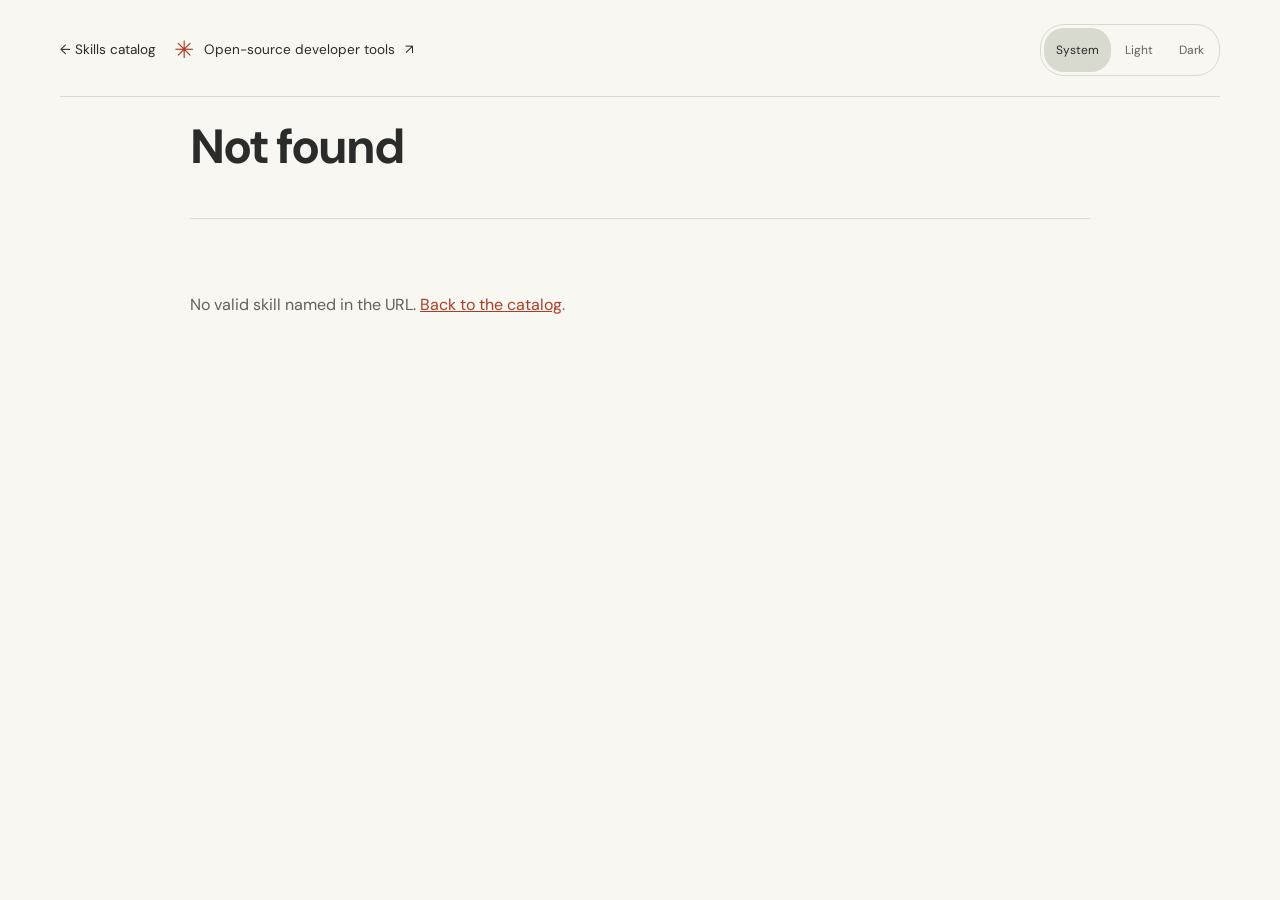
<file: skill.html>
<!DOCTYPE html>
<html lang="en">
<head>
<meta charset="UTF-8">
<meta name="viewport" content="width=device-width, initial-scale=1.0">
<link rel="icon" href="[data-uri]" type="image/svg+xml">
<title>Skill Reference - AI Agent Skills Catalog</title>
<!--
  Data-driven skill reference page.

  Renders skills/<name>/SKILL.md for whichever skill is named in ?name=<skill>,
  plus its reference list from skills.json. ONE page serves every skill on
  purpose: a hand-written page per skill would be another artifact that must be
  updated in the same commit as every skill change (policy #10), and the page we
  maintain most -- msaf-visualizer.html -- is the one that went three MAF
  releases stale. Here the skill file IS the content, so it cannot drift.

  Dependency-free: the markdown renderer below is deliberately small rather than
  a CDN import, because the published site must stay self-contained.
-->



<style>
:root{
  --bg-dark:#07090e; --bg-card:#0e131f; --bg-border:#1e293b;
  --color-primary:#38bdf8; --color-secondary:#3b82f6; --color-accent:#14b8a6;
  --text-main:#f8fafc; --text-muted:#94a3b8;
  --font-main:'Outfit',sans-serif; --font-code:'JetBrains Mono',monospace;
}
*{box-sizing:border-box;margin:0;padding:0}
body{background:var(--bg-dark);color:var(--text-main);font-family:var(--font-main);line-height:1.7;padding:0 20px 80px}
.wrap{max-width:900px;margin:0 auto}
header{padding:32px 0 24px;border-bottom:1px solid var(--bg-border);margin-bottom:32px}
.back{color:var(--text-muted);text-decoration:none;font-size:.9rem}
.back:hover{color:var(--color-primary)}
h1.skill-name{font-size:2rem;font-weight:700;margin:14px 0 8px}
.meta{display:flex;gap:8px;flex-wrap:wrap;margin-bottom:12px}
.badge{background:rgba(255,255,255,.05);color:var(--text-muted);padding:3px 10px;border-radius:99px;font-size:.75rem;
       text-transform:uppercase;letter-spacing:.5px;border:1px solid rgba(255,255,255,.05)}
.badge.primary{background:rgba(139,92,246,.15);color:var(--color-primary);border-color:rgba(139,92,246,.3)}
.lede{color:var(--text-muted)}
.refs{background:var(--bg-card);border:1px solid var(--bg-border);border-radius:12px;padding:18px 22px;margin:28px 0}
.refs h3{font-size:.8rem;text-transform:uppercase;letter-spacing:.5px;color:var(--text-muted);margin-bottom:10px}
.refs ul{list-style:none;display:flex;flex-wrap:wrap;gap:8px}
.refs a{font-family:var(--font-code);font-size:.8rem;color:var(--color-secondary);text-decoration:none;
        background:rgba(59,130,246,.08);border:1px solid rgba(59,130,246,.2);padding:4px 10px;border-radius:6px}
.refs a:hover{background:rgba(59,130,246,.16)}
/* rendered markdown */
.md h1,.md h2,.md h3,.md h4{margin:32px 0 12px;font-weight:600;line-height:1.3}
.md h1{font-size:1.7rem} .md h2{font-size:1.35rem} .md h3{font-size:1.1rem} .md h4{font-size:1rem}
.md p{margin:12px 0} .md ul,.md ol{margin:12px 0 12px 24px} .md li{margin:6px 0}
.md a{color:var(--color-secondary)}
.md code{font-family:var(--font-code);font-size:.85em;background:rgba(255,255,255,.06);padding:2px 6px;border-radius:4px}
.md pre{background:#050710;border:1px solid var(--bg-border);border-radius:10px;padding:16px;overflow-x:auto;margin:16px 0}
.md pre code{background:none;padding:0;font-size:.82rem;line-height:1.6;display:block;white-space:pre}
.md blockquote{border-left:3px solid var(--bg-border);padding:2px 0 2px 16px;margin:16px 0;color:var(--text-muted)}
.md hr{border:none;border-top:1px solid var(--bg-border);margin:28px 0}
.md table{width:100%;border-collapse:collapse;margin:16px 0;display:block;overflow-x:auto}
.md th,.md td{border:1px solid var(--bg-border);padding:8px 12px;text-align:left;font-size:.9rem}
.md th{background:rgba(255,255,255,.03);font-weight:600}
.md em{color:var(--text-muted)}
.callout{border-radius:10px;padding:14px 18px;margin:18px 0;border:1px solid}
.callout .ct{font-weight:700;font-size:.78rem;text-transform:uppercase;letter-spacing:.6px;margin-bottom:6px;display:block}
.callout.important{background:rgba(139,92,246,.08);border-color:rgba(139,92,246,.3)} .callout.important .ct{color:var(--color-primary)}
.callout.warning{background:rgba(245,158,11,.08);border-color:rgba(245,158,11,.3)} .callout.warning .ct{color:#f59e0b}
.callout.note{background:rgba(59,130,246,.08);border-color:rgba(59,130,246,.3)} .callout.note .ct{color:var(--color-secondary)}
.state{padding:40px 0;color:var(--text-muted)}
.state a{color:var(--color-primary)}
</style>
    <link rel="stylesheet" href="./site-theme.css">
    <script src="./site-theme.js"></script>
</head>
<body class="reference-reader">
    <a class="skip-link" href="#content">Skip to content</a>
    <nav class="site-nav" aria-label="Site navigation">
        <div class="site-links"><a href="./index.html">&larr; Skills catalog</a><a class="portfolio-link" href="https://hiadamhere.github.io/"><span class="portfolio-mark" aria-hidden="true">✳</span>Open-source developer tools <span aria-hidden="true">↗</span></a></div>
        <div class="theme-picker" role="group" aria-label="Color theme" hidden>
            <button type="button" data-theme-choice="system" aria-pressed="true">System</button>
            <button type="button" data-theme-choice="light" aria-pressed="false">Light</button>
            <button type="button" data-theme-choice="dark" aria-pressed="false">Dark</button>
        </div>
    </nav>
<div class="wrap">
  <header>
    <h1 class="skill-name" id="skill-name">Loading…</h1>
    <div class="meta" id="skill-meta"></div>
    <p class="lede" id="skill-desc"></p>
  </header>
  <div id="refs-slot"></div>
  <main class="md" id="content"><p class="state">Loading skill…</p></main>
</div>

<script>
// Escape first, always. Skill content is our own, but it is still fetched text
// rendered into the DOM -- treat it as data, never as markup.
function esc(s){return s.replace(/&/g,'&amp;').replace(/</g,'&lt;').replace(/>/g,'&gt;');}

// Inline spans, applied only to already-escaped text.
function inline(s){
  return s
    .replace(/`([^`]+)`/g,(m,c)=>'<code>'+c+'</code>')
    .replace(/\*\*([^*]+)\*\*/g,'<strong>$1</strong>')
    .replace(/(^|[^*])\*([^*]+)\*/g,'$1<em>$2</em>')
    .replace(/\[([^\]]+)\]\(([^)]+)\)/g,(m,txt,href)=>
      /^(https?:|\.|\/|#)/.test(href) ? '<a href="'+href+'">'+txt+'</a>' : txt);
}

function render(md){
  const lines = md.replace(/\r\n/g,'\n').split('\n');
  const out = []; let i = 0;

  // Strip YAML frontmatter -- name/description are shown in the header already.
  if (lines[0] && lines[0].trim() === '---') {
    let j = 1; while (j < lines.length && lines[j].trim() !== '---') j++;
    i = j + 1;
  }
  let list = null;                                  // 'ul' | 'ol' | null
  const closeList = () => { if (list) { out.push('</'+list+'>'); list = null; } };

  for (; i < lines.length; i++) {
    const raw = lines[i], line = raw.trim();

    if (line.startsWith('```')) {                   // fenced code
      closeList();
      const lang = line.slice(3).trim(); const buf = [];
      for (i++; i < lines.length && !lines[i].trim().startsWith('```'); i++) buf.push(lines[i]);
      out.push('<pre tabindex="0" aria-label="Code sample"><code data-lang="'+esc(lang)+'">'+esc(buf.join('\n'))+'</code></pre>');
      continue;
    }
    if (/^>\s*\[!(IMPORTANT|WARNING|NOTE|TIP|CAUTION)\]/i.test(line)) {  // GH callout
      closeList();
      const kind = line.match(/\[!(\w+)\]/)[1].toLowerCase();
      const cls = kind === 'warning' || kind === 'caution' ? 'warning' : kind === 'important' ? 'important' : 'note';
      const buf = [];
      for (i++; i < lines.length && lines[i].trim().startsWith('>'); i++)
        buf.push(lines[i].trim().replace(/^>\s?/,''));
      i--;
      out.push('<div class="callout '+cls+'"><span class="ct">'+esc(kind)+'</span>'+
               '<p>'+inline(esc(buf.join(' ')))+'</p></div>');
      continue;
    }
    if (line.startsWith('|') && lines[i+1] && /^\|[\s:|-]+\|$/.test(lines[i+1].trim())) {  // table
      closeList();
      const cells = r => r.trim().replace(/^\||\|$/g,'').split('|').map(c=>inline(esc(c.trim())));
      const head = cells(line); i += 2;
      const rows = [];
      for (; i < lines.length && lines[i].trim().startsWith('|'); i++) rows.push(cells(lines[i]));
      i--;
      out.push('<table><thead><tr>'+head.map(c=>'<th>'+c+'</th>').join('')+'</tr></thead><tbody>'+
               rows.map(r=>'<tr>'+r.map(c=>'<td>'+c+'</td>').join('')+'</tr>').join('')+'</tbody></table>');
      continue;
    }
    let m;
    if ((m = line.match(/^(#{1,6})\s+(.*)$/))) {    // heading
      closeList();
      const lvl = Math.min(m[1].length, 4);
      out.push('<h'+lvl+'>'+inline(esc(m[2]))+'</h'+lvl+'>');
      continue;
    }
    if (/^(---|\*\*\*|___)$/.test(line)) { closeList(); out.push('<hr>'); continue; }
    if ((m = line.match(/^[-*]\s+(.*)$/))) {
      if (list !== 'ul') { closeList(); out.push('<ul>'); list = 'ul'; }
      out.push('<li>'+inline(esc(m[1]))+'</li>'); continue;
    }
    if ((m = line.match(/^\d+\.\s+(.*)$/))) {
      if (list !== 'ol') { closeList(); out.push('<ol>'); list = 'ol'; }
      out.push('<li>'+inline(esc(m[1]))+'</li>'); continue;
    }
    if (line.startsWith('>')) {
      closeList();
      out.push('<blockquote>'+inline(esc(line.replace(/^>\s?/,'')))+'</blockquote>'); continue;
    }
    if (!line) { closeList(); continue; }
    closeList();
    out.push('<p>'+inline(esc(line))+'</p>');
  }
  closeList();
  return out.join('\n');
}

// Two genuinely different failures, so two handlers. Sharing one produced a page
// headed "Not found" sitting above a fully populated, correct skill header --
// alarming, and wrong: the catalog entry HAD loaded, only the body had not.
function notFound(msg){
  document.getElementById('skill-name').textContent = 'Not found';
  document.getElementById('content').innerHTML =
    '<p class="state">'+esc(msg)+' <a href="./index.html">Back to the catalog</a>.</p>';
}
function bodyUnavailable(name){
  // Header, versions and reference list are already rendered and correct -- keep
  // them, and say only what actually failed.
  document.getElementById('content').innerHTML =
    '<p class="state">The reference list above is live, but this skill’s <code>SKILL.md</code> '+
    'could not be loaded from this site. Read it in the repository: '+
    '<a href="https://github.com/hiadamhere/skills/blob/main/skills/'+esc(name)+'/SKILL.md">'+
    'skills/'+esc(name)+'/SKILL.md</a>.</p>';
}

(async function(){
  const name = new URLSearchParams(location.search).get('name');
  if (!name || !/^[a-z0-9-]+$/.test(name)) { notFound('No valid skill named in the URL.'); return; }

  let skill = null;
  try {
    const res = await fetch('./skills.json');
    if (res.ok) {
      const cat = await res.json();
      skill = (cat.skills || []).find(s => s.name === name) || null;
    }
  } catch (e) { /* fall through -- the SKILL.md fetch below is the real content */ }

  if (!skill) { notFound('“'+name+'” is not in this catalog.'); return; }

  document.title = skill.displayName || skill.name;
  document.getElementById('skill-name').textContent = skill.displayName || skill.name;
  document.getElementById('skill-desc').textContent = skill.description || '';
  document.getElementById('skill-meta').innerHTML =
    '<span class="badge primary">'+esc(skill.name)+'</span>' +
    (skill.versions || []).map(v => '<span class="badge">'+esc(v)+'</span>').join('');
  if (skill.releaseNote) {
    const note = document.createElement('p');
    note.className = 'release-note';
    note.setAttribute('aria-label', 'Verification scope');
    note.textContent = skill.releaseNote;
    document.getElementById('skill-desc').after(note);
  }

  const refs = (skill.files || []).filter(f => f !== skill.name+'/SKILL.md');
  if (refs.length) {
    document.getElementById('refs-slot').innerHTML =
      '<div class="refs"><h3>'+refs.length+' reference file'+(refs.length>1?'s':'')+'</h3><ul>' +
      refs.map(f => '<li><a href="./skills/'+esc(f)+'">'+esc(f.replace(skill.name+'/',''))+'</a></li>').join('') +
      '</ul></div>';
  }

  try {
    const md = await fetch('./skills/'+name+'/SKILL.md');
    if (!md.ok) throw new Error(md.status);
    document.getElementById('content').innerHTML = render(await md.text());
  } catch (e) {
    bodyUnavailable(name);
  }
})();
</script>
</body>
</html>
</file>
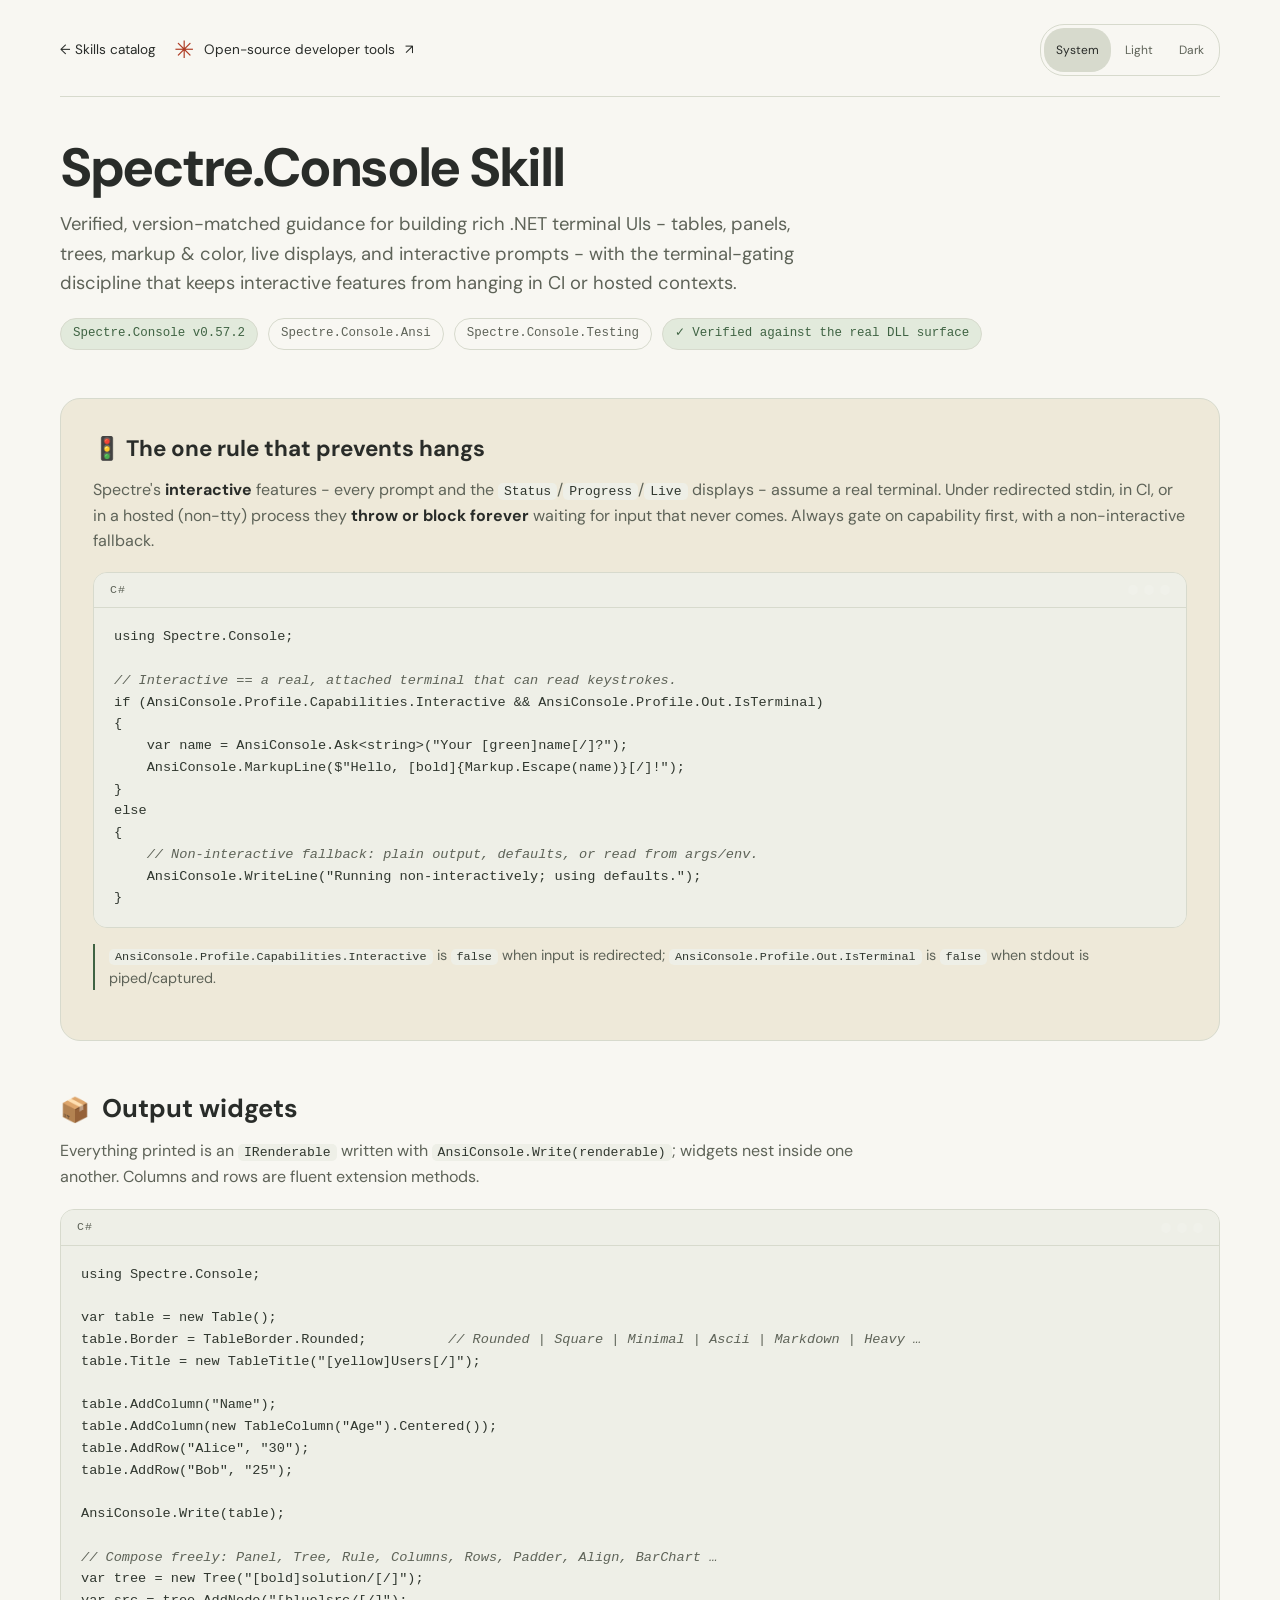
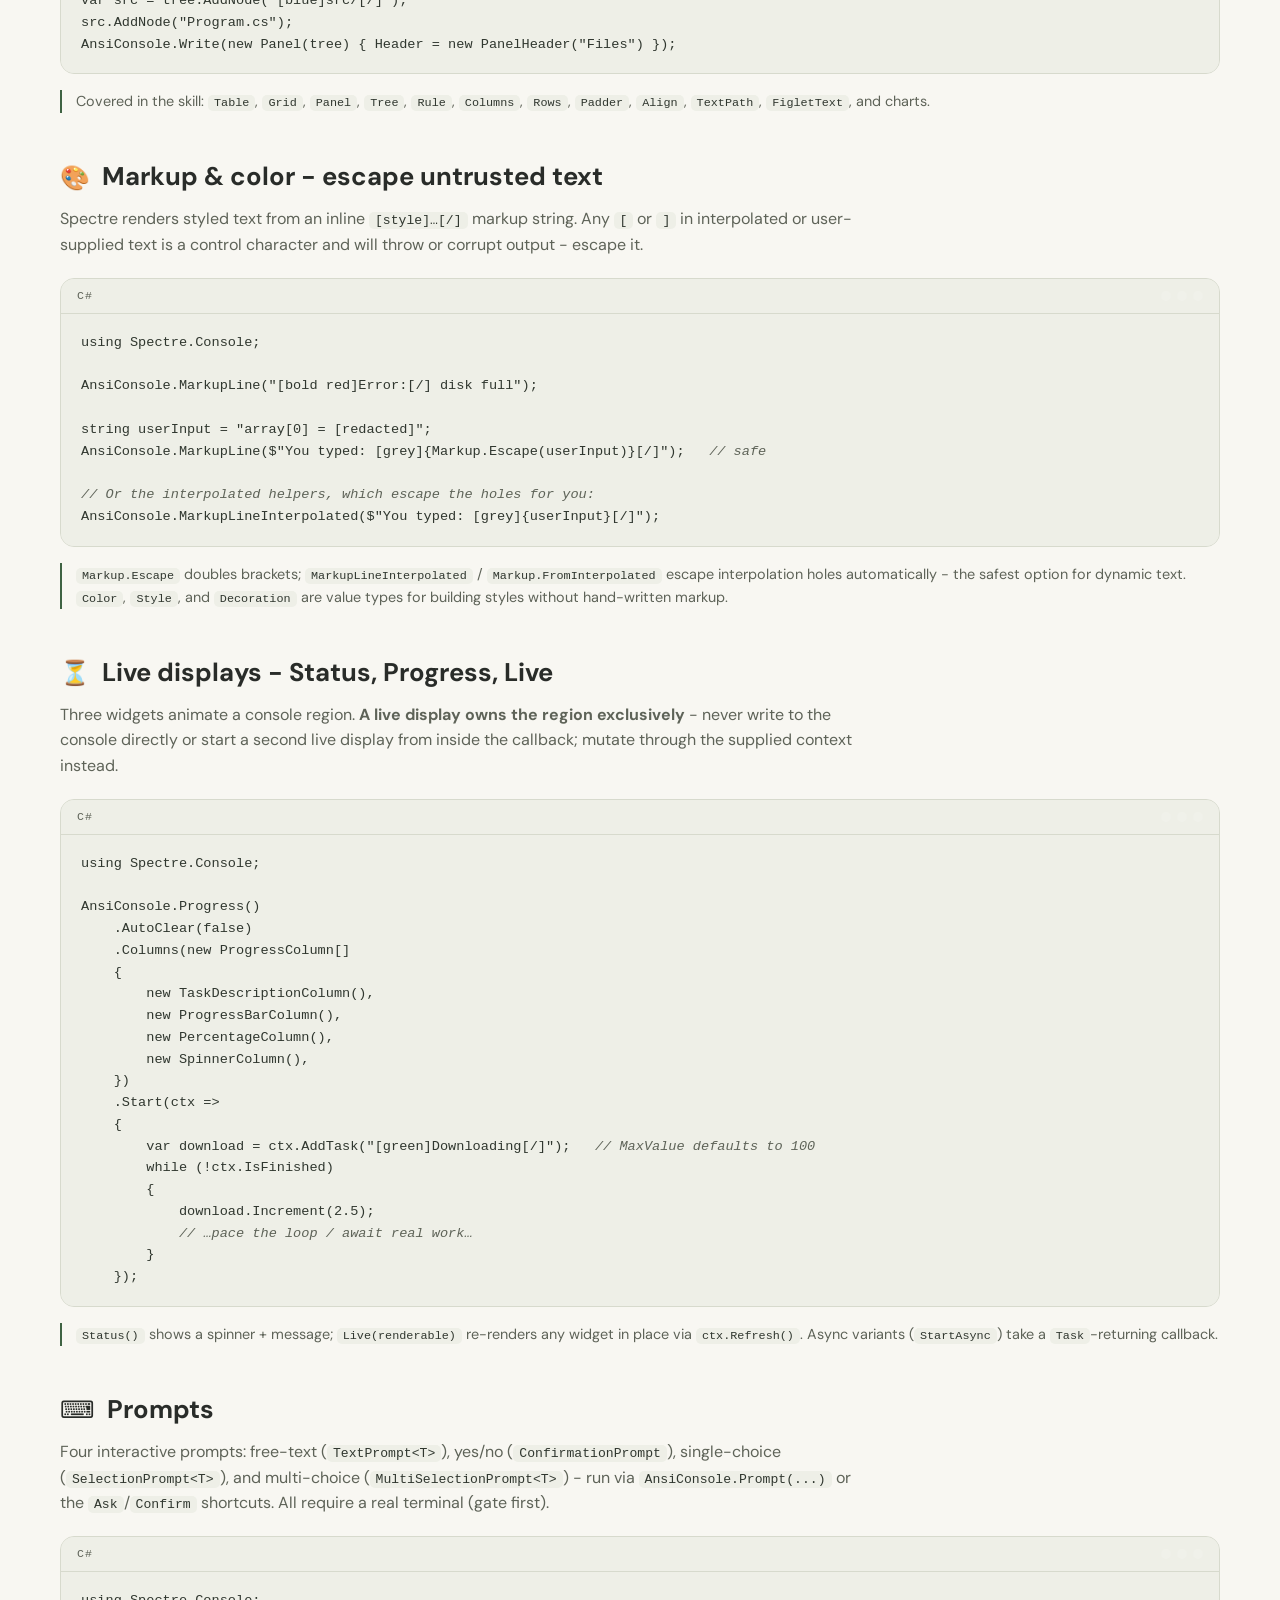
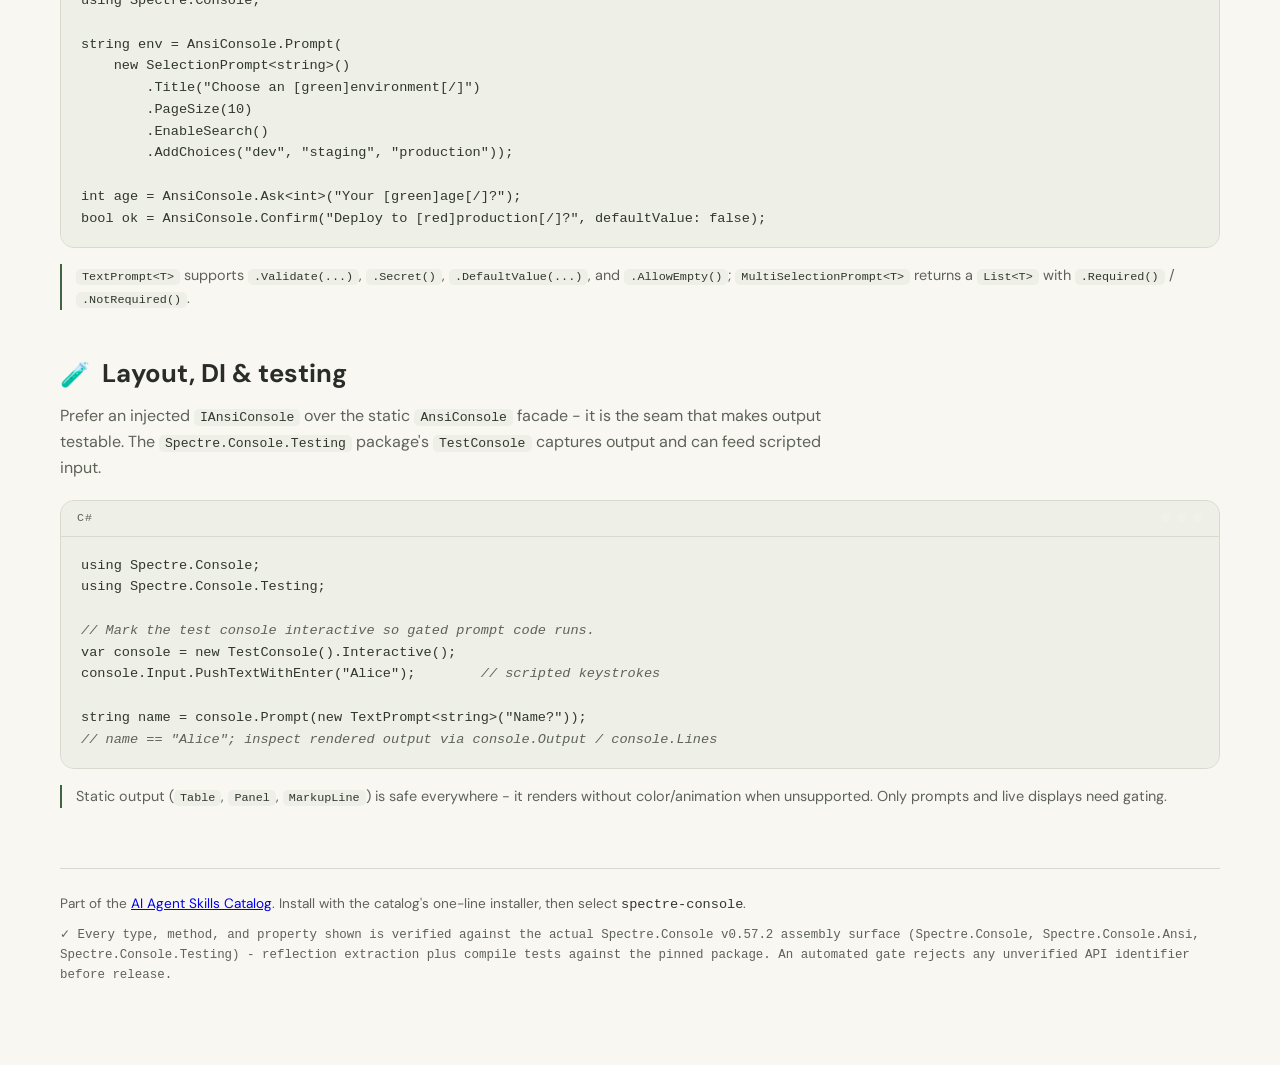
<file: spectre-console.html>
<!DOCTYPE html>
<html lang="en">
<head>
    <meta charset="UTF-8">
    <meta name="viewport" content="width=device-width, initial-scale=1.0">
    <link rel="icon" href="[data-uri]" type="image/svg+xml">
    <title>Spectre.Console Skill - Verified Terminal-UI Reference (v0.57.2)</title>

    <style>
        :root {
            --bg-dark: #07090e;
            --bg-card: #0e131f;
            --bg-card-hover: #151c2e;
            --bg-border: #1e293b;
            --color-primary: #38bdf8;   /* Sky */
            --color-secondary: #3b82f6; /* Blue */
            --color-accent: #14b8a6;    /* Teal */
            --color-warn: #f59e0b;      /* Amber */
            --text-main: #f8fafc;
            --text-muted: #94a3b8;
            --font-main: 'Outfit', sans-serif;
            --font-code: 'JetBrains Mono', monospace;
        }

        * { box-sizing: border-box; margin: 0; padding: 0; }

        body {
            background-color: var(--bg-dark);
            color: var(--text-main);
            font-family: var(--font-main);
            line-height: 1.6;
            overflow-x: hidden;
            padding-bottom: 80px;
        }

        .bg-glows {
            position: fixed;
            top: 0; left: 0;
            width: 100vw; height: 100vh;
            z-index: -2;
            background:
                radial-gradient(circle at 15% 15%, rgba(56, 189, 248, 0.1) 0%, transparent 45%),
                radial-gradient(circle at 85% 85%, rgba(20, 184, 166, 0.12) 0%, transparent 45%),
                radial-gradient(circle at 50% 50%, rgba(59, 130, 246, 0.05) 0%, transparent 50%);
            filter: blur(80px);
        }

        .container { max-width: 1100px; margin: 0 auto; padding: 0 40px; }

        .back-link {
            display: inline-block;
            margin-top: 40px;
            color: var(--text-muted);
            text-decoration: none;
            font-size: 0.9rem;
            transition: color 0.3s ease;
        }
        .back-link:hover { color: var(--color-primary); }

        header { margin-top: 24px; margin-bottom: 48px; }

        header h1 {
            font-size: 3rem;
            font-weight: 800;
            background: linear-gradient(135deg, var(--text-main) 10%, var(--color-accent) 55%, var(--color-secondary) 100%);
            -webkit-background-clip: text;
            -webkit-text-fill-color: transparent;
            letter-spacing: -1px;
            margin-bottom: 12px;
        }

        header p { color: var(--text-muted); font-size: 1.15rem; max-width: 760px; font-weight: 300; }

        .badges { margin-top: 20px; display: flex; gap: 10px; flex-wrap: wrap; }
        .badge {
            background: rgba(255,255,255,0.05);
            color: var(--text-muted);
            padding: 5px 12px;
            border-radius: 99px;
            font-size: 0.78rem;
            font-weight: 500;
            border: 1px solid rgba(255,255,255,0.06);
            font-family: var(--font-code);
        }
        .badge.accent { background: rgba(20, 184, 166, 0.1); color: #5eead4; border-color: rgba(20, 184, 166, 0.25); }
        .badge.verified { background: rgba(56, 189, 248, 0.1); color: #7dd3fc; border-color: rgba(56, 189, 248, 0.25); }

        /* The One Rule - flagship callout */
        .rule-card {
            background: linear-gradient(135deg, rgba(245, 158, 11, 0.08), rgba(56, 189, 248, 0.05));
            border: 1px solid rgba(245, 158, 11, 0.25);
            border-radius: 20px;
            padding: 32px;
            margin-bottom: 48px;
        }
        .rule-card h2 { font-size: 1.4rem; font-weight: 700; margin-bottom: 10px; display: flex; align-items: center; gap: 10px; }
        .rule-card p { color: var(--text-muted); margin-bottom: 18px; }
        .rule-card strong { color: var(--text-main); }

        section.ref { margin-bottom: 44px; }
        section.ref > h2 {
            font-size: 1.6rem;
            font-weight: 700;
            margin-bottom: 8px;
            display: flex; align-items: center; gap: 12px;
        }
        section.ref > h2 .ic { font-size: 1.5rem; }
        section.ref > .lead { color: var(--text-muted); margin-bottom: 20px; max-width: 800px; }

        .code-block {
            background: rgba(2, 4, 8, 0.7);
            border: 1px solid var(--bg-border);
            border-radius: 14px;
            overflow: hidden;
            margin-bottom: 16px;
        }
        .code-block .code-head {
            display: flex; justify-content: space-between; align-items: center;
            padding: 8px 16px;
            border-bottom: 1px solid var(--bg-border);
            background: rgba(255,255,255,0.02);
        }
        .code-block .code-head .lang { font-family: var(--font-code); font-size: 0.72rem; color: var(--text-muted); letter-spacing: 1px; text-transform: uppercase; }
        .code-block .code-head .dots { display: flex; gap: 6px; }
        .code-block .code-head .dots span { width: 10px; height: 10px; border-radius: 50%; background: rgba(255,255,255,0.12); }
        .code-block pre {
            margin: 0;
            padding: 18px 20px;
            overflow-x: auto;
            font-family: var(--font-code);
            font-size: 0.85rem;
            line-height: 1.6;
            color: #cbd5e1;
        }
        .code-block pre .cm { color: #64748b; font-style: italic; }  /* comments */

        .note {
            font-size: 0.9rem;
            color: var(--text-muted);
            border-left: 2px solid var(--color-accent);
            padding-left: 14px;
            margin-top: 4px;
        }
        .note code, section.ref .lead code, .rule-card code {
            font-family: var(--font-code);
            font-size: 0.82em;
            background: rgba(255,255,255,0.05);
            padding: 1px 6px;
            border-radius: 5px;
            color: #a5b4fc;
        }

        footer {
            margin-top: 60px;
            padding-top: 24px;
            border-top: 1px solid var(--bg-border);
            color: var(--text-muted);
            font-size: 0.85rem;
        }
        footer .stamp { font-family: var(--font-code); font-size: 0.78rem; opacity: 0.8; }
    </style>
    <link rel="stylesheet" href="./site-theme.css">
    <script src="./site-theme.js"></script>
</head>
<body class="reference-page">
    <a class="skip-link" href="#main-content">Skip to content</a>
    <nav class="site-nav" aria-label="Site navigation">
        <div class="site-links"><a href="./index.html">&larr; Skills catalog</a><a class="portfolio-link" href="https://hiadamhere.github.io/"><span class="portfolio-mark" aria-hidden="true">✳</span>Open-source developer tools <span aria-hidden="true">↗</span></a></div>
        <div class="theme-picker" role="group" aria-label="Color theme" hidden>
            <button type="button" data-theme-choice="system" aria-pressed="true">System</button>
            <button type="button" data-theme-choice="light" aria-pressed="false">Light</button>
            <button type="button" data-theme-choice="dark" aria-pressed="false">Dark</button>
        </div>
    </nav>
    <div class="bg-glows"></div>

    <main class="container" id="main-content">

        <header>
            <h1>Spectre.Console Skill</h1>
            <p>Verified, version-matched guidance for building rich .NET terminal UIs - tables, panels, trees, markup &amp; color, live displays, and interactive prompts - with the terminal-gating discipline that keeps interactive features from hanging in CI or hosted contexts.</p>
            <div class="badges">
                <span class="badge accent">Spectre.Console v0.57.2</span>
                <span class="badge">Spectre.Console.Ansi</span>
                <span class="badge">Spectre.Console.Testing</span>
                <span class="badge verified">✓ Verified against the real DLL surface</span>
            </div>
        </header>

        <div class="rule-card">
            <h2>🚦 The one rule that prevents hangs</h2>
            <p>Spectre's <strong>interactive</strong> features - every prompt and the <code>Status</code>/<code>Progress</code>/<code>Live</code> displays - assume a real terminal. Under redirected stdin, in CI, or in a hosted (non-tty) process they <strong>throw or block forever</strong> waiting for input that never comes. Always gate on capability first, with a non-interactive fallback.</p>
            <div class="code-block">
                <div class="code-head"><span class="lang">C#</span><span class="dots"><span></span><span></span><span></span></span></div>
<pre tabindex="0" aria-label="Code sample">using Spectre.Console;

<span class="cm">// Interactive == a real, attached terminal that can read keystrokes.</span>
if (AnsiConsole.Profile.Capabilities.Interactive &amp;&amp; AnsiConsole.Profile.Out.IsTerminal)
{
    var name = AnsiConsole.Ask&lt;string&gt;("Your [green]name[/]?");
    AnsiConsole.MarkupLine($"Hello, [bold]{Markup.Escape(name)}[/]!");
}
else
{
    <span class="cm">// Non-interactive fallback: plain output, defaults, or read from args/env.</span>
    AnsiConsole.WriteLine("Running non-interactively; using defaults.");
}</pre>
            </div>
            <p class="note"><code>AnsiConsole.Profile.Capabilities.Interactive</code> is <code>false</code> when input is redirected; <code>AnsiConsole.Profile.Out.IsTerminal</code> is <code>false</code> when stdout is piped/captured.</p>
        </div>

        <section class="ref">
            <h2><span class="ic">📦</span>Output widgets</h2>
            <p class="lead">Everything printed is an <code>IRenderable</code> written with <code>AnsiConsole.Write(renderable)</code>; widgets nest inside one another. Columns and rows are fluent extension methods.</p>
            <div class="code-block">
                <div class="code-head"><span class="lang">C#</span><span class="dots"><span></span><span></span><span></span></span></div>
<pre tabindex="0" aria-label="Code sample">using Spectre.Console;

var table = new Table();
table.Border = TableBorder.Rounded;          <span class="cm">// Rounded | Square | Minimal | Ascii | Markdown | Heavy …</span>
table.Title = new TableTitle("[yellow]Users[/]");

table.AddColumn("Name");
table.AddColumn(new TableColumn("Age").Centered());
table.AddRow("Alice", "30");
table.AddRow("Bob", "25");

AnsiConsole.Write(table);

<span class="cm">// Compose freely: Panel, Tree, Rule, Columns, Rows, Padder, Align, BarChart …</span>
var tree = new Tree("[bold]solution/[/]");
var src = tree.AddNode("[blue]src/[/]");
src.AddNode("Program.cs");
AnsiConsole.Write(new Panel(tree) { Header = new PanelHeader("Files") });</pre>
            </div>
            <p class="note">Covered in the skill: <code>Table</code>, <code>Grid</code>, <code>Panel</code>, <code>Tree</code>, <code>Rule</code>, <code>Columns</code>, <code>Rows</code>, <code>Padder</code>, <code>Align</code>, <code>TextPath</code>, <code>FigletText</code>, and charts.</p>
        </section>

        <section class="ref">
            <h2><span class="ic">🎨</span>Markup &amp; color - escape untrusted text</h2>
            <p class="lead">Spectre renders styled text from an inline <code>[style]…[/]</code> markup string. Any <code>[</code> or <code>]</code> in interpolated or user-supplied text is a control character and will throw or corrupt output - escape it.</p>
            <div class="code-block">
                <div class="code-head"><span class="lang">C#</span><span class="dots"><span></span><span></span><span></span></span></div>
<pre tabindex="0" aria-label="Code sample">using Spectre.Console;

AnsiConsole.MarkupLine("[bold red]Error:[/] disk full");

string userInput = "array[0] = [redacted]";
AnsiConsole.MarkupLine($"You typed: [grey]{Markup.Escape(userInput)}[/]");   <span class="cm">// safe</span>

<span class="cm">// Or the interpolated helpers, which escape the holes for you:</span>
AnsiConsole.MarkupLineInterpolated($"You typed: [grey]{userInput}[/]");</pre>
            </div>
            <p class="note"><code>Markup.Escape</code> doubles brackets; <code>MarkupLineInterpolated</code> / <code>Markup.FromInterpolated</code> escape interpolation holes automatically - the safest option for dynamic text. <code>Color</code>, <code>Style</code>, and <code>Decoration</code> are value types for building styles without hand-written markup.</p>
        </section>

        <section class="ref">
            <h2><span class="ic">⏳</span>Live displays - Status, Progress, Live</h2>
            <p class="lead">Three widgets animate a console region. <strong>A live display owns the region exclusively</strong> - never write to the console directly or start a second live display from inside the callback; mutate through the supplied context instead.</p>
            <div class="code-block">
                <div class="code-head"><span class="lang">C#</span><span class="dots"><span></span><span></span><span></span></span></div>
<pre tabindex="0" aria-label="Code sample">using Spectre.Console;

AnsiConsole.Progress()
    .AutoClear(false)
    .Columns(new ProgressColumn[]
    {
        new TaskDescriptionColumn(),
        new ProgressBarColumn(),
        new PercentageColumn(),
        new SpinnerColumn(),
    })
    .Start(ctx =>
    {
        var download = ctx.AddTask("[green]Downloading[/]");   <span class="cm">// MaxValue defaults to 100</span>
        while (!ctx.IsFinished)
        {
            download.Increment(2.5);
            <span class="cm">// …pace the loop / await real work…</span>
        }
    });</pre>
            </div>
            <p class="note"><code>Status()</code> shows a spinner + message; <code>Live(renderable)</code> re-renders any widget in place via <code>ctx.Refresh()</code>. Async variants (<code>StartAsync</code>) take a <code>Task</code>-returning callback.</p>
        </section>

        <section class="ref">
            <h2><span class="ic">⌨️</span>Prompts</h2>
            <p class="lead">Four interactive prompts: free-text (<code>TextPrompt&lt;T&gt;</code>), yes/no (<code>ConfirmationPrompt</code>), single-choice (<code>SelectionPrompt&lt;T&gt;</code>), and multi-choice (<code>MultiSelectionPrompt&lt;T&gt;</code>) - run via <code>AnsiConsole.Prompt(...)</code> or the <code>Ask</code>/<code>Confirm</code> shortcuts. All require a real terminal (gate first).</p>
            <div class="code-block">
                <div class="code-head"><span class="lang">C#</span><span class="dots"><span></span><span></span><span></span></span></div>
<pre tabindex="0" aria-label="Code sample">using Spectre.Console;

string env = AnsiConsole.Prompt(
    new SelectionPrompt&lt;string&gt;()
        .Title("Choose an [green]environment[/]")
        .PageSize(10)
        .EnableSearch()
        .AddChoices("dev", "staging", "production"));

int age = AnsiConsole.Ask&lt;int&gt;("Your [green]age[/]?");
bool ok = AnsiConsole.Confirm("Deploy to [red]production[/]?", defaultValue: false);</pre>
            </div>
            <p class="note"><code>TextPrompt&lt;T&gt;</code> supports <code>.Validate(...)</code>, <code>.Secret()</code>, <code>.DefaultValue(...)</code>, and <code>.AllowEmpty()</code>; <code>MultiSelectionPrompt&lt;T&gt;</code> returns a <code>List&lt;T&gt;</code> with <code>.Required()</code> / <code>.NotRequired()</code>.</p>
        </section>

        <section class="ref">
            <h2><span class="ic">🧪</span>Layout, DI &amp; testing</h2>
            <p class="lead">Prefer an injected <code>IAnsiConsole</code> over the static <code>AnsiConsole</code> facade - it is the seam that makes output testable. The <code>Spectre.Console.Testing</code> package's <code>TestConsole</code> captures output and can feed scripted input.</p>
            <div class="code-block">
                <div class="code-head"><span class="lang">C#</span><span class="dots"><span></span><span></span><span></span></span></div>
<pre tabindex="0" aria-label="Code sample">using Spectre.Console;
using Spectre.Console.Testing;

<span class="cm">// Mark the test console interactive so gated prompt code runs.</span>
var console = new TestConsole().Interactive();
console.Input.PushTextWithEnter("Alice");        <span class="cm">// scripted keystrokes</span>

string name = console.Prompt(new TextPrompt&lt;string&gt;("Name?"));
<span class="cm">// name == "Alice"; inspect rendered output via console.Output / console.Lines</span></pre>
            </div>
            <p class="note">Static output (<code>Table</code>, <code>Panel</code>, <code>MarkupLine</code>) is safe everywhere - it renders without color/animation when unsupported. Only prompts and live displays need gating.</p>
        </section>

        <footer>
            <p>Part of the <a href="index.html">AI Agent Skills Catalog</a>. Install with the catalog's one-line installer, then select <code style="font-family:var(--font-code)">spectre-console</code>.</p>
            <p class="stamp" style="margin-top:10px;">✓ Every type, method, and property shown is verified against the actual Spectre.Console v0.57.2 assembly surface (Spectre.Console, Spectre.Console.Ansi, Spectre.Console.Testing) - reflection extraction plus compile tests against the pinned package. An automated gate rejects any unverified API identifier before release.</p>
        </footer>
    </main>
</body>
</html>
</file>
<file: site-theme.css>
/* Shared visual identity for the catalog and all reference pages. */
@font-face {
    font-family: 'DM Sans'; font-style: normal; font-weight: 400; font-display: swap;
    src: url('./assets/fonts/dm-sans-regular.ttf') format('truetype');
}
@font-face {
    font-family: 'DM Sans'; font-style: normal; font-weight: 700; font-display: swap;
    src: url('./assets/fonts/dm-sans-bold.ttf') format('truetype');
}
@font-face {
    font-family: 'DM Serif Display'; font-style: italic; font-weight: 400; font-display: swap;
    src: url('./assets/fonts/dm-serif-italic.ttf') format('truetype');
}
:root {
    color-scheme: light dark;
    --paper: light-dark(#f8f7f2, #1c201c);
    --surface: light-dark(#fffef9, #242a23);
    --ink: light-dark(#292c29, #ecece1);
    --muted: light-dark(#5e6358, #b9c0b1);
    --line: light-dark(#d7dacd, #485043);
    --coral: light-dark(#ae3c24, #f4a388);
    --sage: light-dark(#e2eadc, #303c2d);
    --peach: light-dark(#f4ddd1, #3d302b);
    --sand: light-dark(#eee9d9, #37382b);
    --blue: light-dark(#e4ecf3, #2c3640);
    --green-ink: light-dark(#3f6343, #b3d2a4);
    --blue-ink: light-dark(#315970, #add4e9);
    --amber-ink: light-dark(#80541a, #ebc78d);
    --code-bg: light-dark(#eeefe7, #171c18);
    --code-ink: light-dark(#30372f, #e0e6d7);
    --bg-dark: var(--paper); --bg-card: var(--surface); --bg-card-hover: var(--sage);
    --bg-border: var(--line); --text-main: var(--ink); --text-muted: var(--muted);
    --color-primary: var(--coral); --color-secondary: var(--blue-ink);
    --color-accent: var(--green-ink); --color-warn: var(--amber-ink);
    --color-primary-glow: transparent; --color-secondary-glow: transparent; --color-accent-glow: transparent;
    --font-main: 'DM Sans', system-ui, sans-serif;
    --font-code: ui-monospace, 'Cascadia Code', Consolas, monospace;
}
:root[data-theme='light'] { color-scheme: light; }
:root[data-theme='dark'] { color-scheme: dark; }
html { scroll-padding-top: 24px; }
body { background: var(--paper); color: var(--ink); font-family: var(--font-main); overflow-x: visible; }
::selection { background: var(--peach); color: var(--ink); }
button, select { font-family: inherit; }
a, button, select { -webkit-tap-highlight-color: transparent; }
a:focus-visible, button:focus-visible, select:focus-visible, [tabindex]:focus-visible {
    outline: 3px solid var(--coral); outline-offset: 4px;
}
.bg-glows, .ambient-glow-1, .ambient-glow-2 { display: none; }
.skip-link { position: fixed; top: 8px; left: 8px; z-index: 100; padding: 12px 18px; background: var(--ink); color: var(--paper); transform: translateY(-180%); }
.skip-link:focus { transform: none; }
.container { max-width: 1240px; padding-inline: 40px; }
.site-nav {
    width: min(1160px, calc(100% - 80px)); margin: 24px auto 0;
    display: flex; align-items: center; justify-content: space-between; gap: 20px;
    padding-bottom: 20px; border-bottom: 1px solid var(--line);
    font-size: .85rem;
}
.site-links { display: flex; flex-wrap: wrap; align-items: center; gap: 18px; }
.site-nav a { color: var(--ink); text-decoration: none; padding-block: 8px; min-height: 44px; display: inline-flex; align-items: center; }
.site-nav a:hover { color: var(--coral); text-decoration: underline; text-underline-offset: 5px; }
.site-nav .portfolio-link { display: inline-flex; align-items: center; gap: 10px; }
.portfolio-mark { color: var(--coral); font-size: 1.5rem; line-height: 1; }
.theme-picker { display: inline-flex; gap: 2px; padding: 3px; border: 1px solid var(--line); border-radius: 24px; flex-shrink: 0; }
.theme-picker[hidden] { display: none; }
.theme-picker button {
    border: 0; border-radius: 20px; background: transparent; color: var(--muted);
    font-size: .75rem; padding: 8px 12px; min-width: 44px; min-height: 44px; cursor: pointer;
}
.theme-picker button[aria-pressed='true'] { background: var(--line); color: var(--ink); }
.theme-picker button:hover { color: var(--ink); }
.eyebrow { font-size: .7rem; font-weight: 700; letter-spacing: .16em; text-transform: uppercase; color: var(--muted); }
header h1, .logo-group h1 {
    background: none; -webkit-text-fill-color: currentColor; color: var(--ink);
    font-weight: 700; letter-spacing: -.045em; line-height: 1.1;
}
header p, .portal-card p { font-weight: 400; }
.catalog-page header { text-align: left; margin: 68px 0 48px; }
.catalog-page header .eyebrow { margin: 0 0 22px; font-size: .7rem; }
.catalog-page header h1 { font-size: clamp(2.8rem, 6vw, 5.6rem); max-width: 900px; margin-bottom: 24px; }
.catalog-page header h1 em { font-family: 'DM Serif Display', Georgia, serif; font-weight: 400; color: var(--coral); }
.catalog-page header > p:last-child { margin: 0; max-width: 720px; font-size: 1.15rem; }
.portal-grid { grid-template-columns: minmax(0, 1fr); margin-bottom: 48px; }
.portal-card, .portal-card:hover {
    background: var(--sage); border: 1px solid var(--line); box-shadow: none; transform: none;
    display: grid; grid-template-columns: minmax(0, 1fr) auto; gap: 24px; align-items: center;
    padding: 30px 32px; border-radius: 20px;
}
.portal-card::after { display: none; }
.portal-card h2 { font-size: 1.5rem; }
.portal-card p { font-size: .95rem; margin: 0; max-width: 740px; }
.card-icon { color: var(--green-ink); }
.btn-portal, .btn-portal:hover {
    background: var(--ink); color: var(--paper); box-shadow: none; transform: none;
    border: 1px solid var(--ink); border-radius: 50px; padding: 13px 22px; white-space: nowrap;
}
.btn-portal:hover { background: var(--green-ink); border-color: var(--green-ink); }
.catalog-section { margin-top: 44px; padding-top: 40px; }
.catalog-header { gap: 20px; margin-bottom: 26px; }
.catalog-header h2 { font-size: 1.7rem; letter-spacing: -.03em; }
.skills-grid { grid-template-columns: repeat(auto-fit, minmax(min(100%, 320px), 1fr)); gap: 20px; }
.skill-card, .skill-card:hover { background: var(--surface); border-color: var(--line); box-shadow: none; backdrop-filter: none; transform: none; padding: 26px; border-radius: 18px; }
.skill-card:nth-child(3n + 1) { background: var(--peach); }
.skill-card:nth-child(3n + 2) { background: var(--sage); }
.skill-card:nth-child(3n) { background: var(--sand); }
.skill-card:hover { border-color: var(--muted); }
.skill-card h3 { color: var(--ink); letter-spacing: -.035em; }
.release-note { margin-top: 16px; padding-top: 14px; border-top: 1px solid var(--line); color: var(--muted); font-size: .85rem; line-height: 1.6; }
.skill-bottom { border-color: var(--line); gap: 16px; }
.badge-meta, .badge, .ver-tag { background: transparent; border: 1px solid var(--line); color: var(--muted); }
.badge-meta.primary, .badge.primary, .badge.verified, .badge.accent { background: var(--sage); color: var(--green-ink); border-color: var(--line); }
.btn-skill-read { color: var(--ink); white-space: nowrap; text-decoration: underline; text-underline-offset: 4px; }
.site-footer { width: min(1160px, calc(100% - 80px)); margin: 54px auto 0; border-top: 1px solid var(--line); padding-top: 22px; color: var(--muted); font-size: .85rem; }
.site-footer a { color: var(--ink); }

/* Technical views retain their layouts, using the shared reading surfaces. */
.reference-page header { margin-top: 42px; }
.reference-page header h1 { font-size: clamp(2rem, 4.2vw, 3.6rem); }
.reference-page .rule-card { background: var(--sand); border-color: var(--line); }
.reference-page p { overflow-wrap: anywhere; }
.reference-page .badge { max-width: 100%; overflow-wrap: anywhere; }
.reference-page footer .stamp { opacity: 1; }
.visualizer-page header { max-width: 1400px; margin-top: 32px; }
.visualizer-page .site-nav { width: min(1320px, calc(100% - 80px)); }
.logo-group h1 { font-size: clamp(1.65rem, 3vw, 2.5rem); }
.version-badge { background: var(--sage); border-color: var(--line); color: var(--green-ink); box-shadow: none; font-size: .7rem; white-space: nowrap; }
.nav-card, .viewport-card { box-shadow: none; backdrop-filter: none; }
.nav-card { padding: 20px; overflow-wrap: anywhere; }
.nav-card h3 { font-size: .85rem; letter-spacing: .08em; }
.nav-list { gap: 3px; }
.nav-btn { padding: 10px 12px; font-size: .88rem; transition: none; }
.nav-btn:hover { background: var(--sand); border-color: var(--line); color: var(--ink); }
.nav-btn.active { background: var(--sage); border-color: var(--green-ink); color: var(--ink); box-shadow: none; }
.viewport-card { padding: 28px; }
#view-title, #view-desc { overflow-wrap: anywhere; }
.diagram-container { background: var(--paper); border-color: var(--line); }
.node { filter: none !important; }
.node:hover { filter: none !important; }
.node-overlay { background: var(--surface); border-color: var(--line); box-shadow: 0 8px 28px #0002; backdrop-filter: none; }
.blueprint-form, .blueprint-output { background: var(--paper); border-color: var(--line); }
.blueprint-form { grid-template-columns: repeat(auto-fit, minmax(min(100%, 200px), 1fr)); }
.blueprint-output-header { gap: 12px; flex-wrap: wrap; }
.form-group select { min-width: 0; width: 100%; }
.blueprint-bullets li::before { content: '•'; color: var(--coral); }
pre, .code-header, .code-block, .code-block .code-head, .md pre { background: var(--code-bg); color: var(--code-ink); border-color: var(--line); }
code, .code-block pre, .md pre code { color: var(--code-ink); }
.code-block pre .cm { color: var(--muted); }
.code-title { color: var(--green-ink); }
.copy-btn { min-height: 32px; color: var(--muted); }
.copy-btn:hover { background: var(--line); color: var(--ink); }
.note code, section.ref .lead code, .rule-card code, .md code { background: var(--code-bg); color: var(--code-ink); }
.reference-reader { padding-inline: 0; }
.reference-reader .wrap { width: min(900px, calc(100% - 80px)); }
.reference-reader header { padding-top: 10px; }
.reference-reader h1.skill-name { font-size: clamp(2rem, 4vw, 3rem); overflow-wrap: anywhere; }
.refs a { display: inline-block; overflow-wrap: anywhere; background: var(--blue); color: var(--blue-ink); border-color: var(--line); }
.refs a:hover { background: var(--sand); }
.md, .refs { overflow-wrap: anywhere; }
.md pre { overflow-wrap: normal; }
.md blockquote { border-color: var(--green-ink); }
.callout.important { background: var(--sage); border-color: var(--green-ink); }
.callout.warning { background: var(--sand); border-color: var(--amber-ink); }
.callout.warning .ct { color: var(--amber-ink); }
.callout.note { background: var(--blue); border-color: var(--blue-ink); }
.md th { background: var(--sage); }

/* SVG fills remain semantic: node surfaces, text, then branch/status accents. */
.diagram-container svg text { font-family: var(--font-main); }
.diagram-container svg [fill='#090b0e'], .diagram-container svg [fill='#11141a'],
.diagram-container svg [fill='#0b0d11'], .diagram-container svg [fill='#0e131f'] { fill: var(--surface); }
.diagram-container svg text[fill='#f3f4f6'], .diagram-container svg text[fill='#f8fafc'],
.diagram-container svg text[fill='white'], .diagram-container svg text[fill='#d1d5db'] { fill: var(--ink); }
.diagram-container svg text[fill='#9ca3af'], .diagram-container svg text[fill='#6b7280'],
.diagram-container svg text[fill='#94a3b8'] { fill: var(--muted); }
.diagram-container svg [stroke='#38bdf8'], .diagram-container svg [stroke='#3b82f6'] { stroke: var(--blue-ink); }
.diagram-container svg [fill='#38bdf8'], .diagram-container svg [fill='#3b82f6'] { fill: var(--blue-ink); }
.diagram-container svg [stroke='#10b981'], .diagram-container svg [stroke='#14b8a6'], .diagram-container svg [stroke='#2dd4bf'] { stroke: var(--green-ink); }
.diagram-container svg [fill='#10b981'], .diagram-container svg [fill='#14b8a6'], .diagram-container svg [fill='#2dd4bf'] { fill: var(--green-ink); }
.diagram-container svg [fill='#34d399'] { fill: var(--green-ink); }
.diagram-container svg [stroke='#34d399'] { stroke: var(--green-ink); }
.diagram-container svg [stroke='#f59e0b'] { stroke: var(--amber-ink); }
.diagram-container svg [fill='#f59e0b'] { fill: var(--amber-ink); }
.diagram-container svg [stroke='#ef4444'] { stroke: var(--coral); }
.diagram-container svg [fill='#ef4444'] { fill: var(--coral); }
.diagram-container svg [fill='#3b1d1d'] { fill: var(--peach); }
.diagram-container svg [fill='#fca5a5'] { fill: var(--coral); }
.diagram-container svg [fill='#fb923c'] { fill: var(--amber-ink); }
.diagram-container svg [stroke='#fb923c'] { stroke: var(--amber-ink); }
.diagram-container svg [stroke='#1d232c'] { stroke: var(--line); }

@media (max-width: 960px) {
    .visualizer-page .sidebar { display: contents; }
    .visualizer-page .nav-card:first-child { grid-row: 1; max-height: 260px; overflow-y: auto; }
    .visualizer-page .content-area { grid-row: 2; }
    .visualizer-page .sidebar .nav-card + .nav-card { grid-row: 3; }
    .visualizer-page .nav-list { flex-direction: row; flex-wrap: wrap; gap: 5px; }
    .visualizer-page .nav-btn { width: auto; padding: 8px 10px; }
    .visualizer-page .nav-card h3 { margin-bottom: 8px; }
}
@media (max-width: 700px) {
    .site-nav, .visualizer-page .site-nav, .site-footer { width: calc(100% - 40px); }
    .site-nav { flex-wrap: wrap; gap: 10px; }
    .container { padding-inline: 20px; }
    .catalog-page header { margin-top: 38px; }
    .catalog-page header h1 { letter-spacing: -.05em; }
    .portal-card, .portal-card:hover { grid-template-columns: minmax(0, 1fr); padding: 24px; }
    .catalog-header { align-items: flex-start; flex-direction: column; }
    .skill-card { padding: 22px; }
    .reference-reader .wrap { width: calc(100% - 40px); }
    .reference-page .rule-card, .viewport-card { padding: 20px; }
    .visualizer-page .blueprint-form, .visualizer-page .blueprint-output { padding: 16px; }
    .logo-group h1 { flex-wrap: wrap; }
    .version-badge { white-space: normal; }
}
@media (prefers-reduced-motion: reduce) {
    *, *::before, *::after { animation: none !important; transition: none !important; scroll-behavior: auto !important; }
}
</file>
